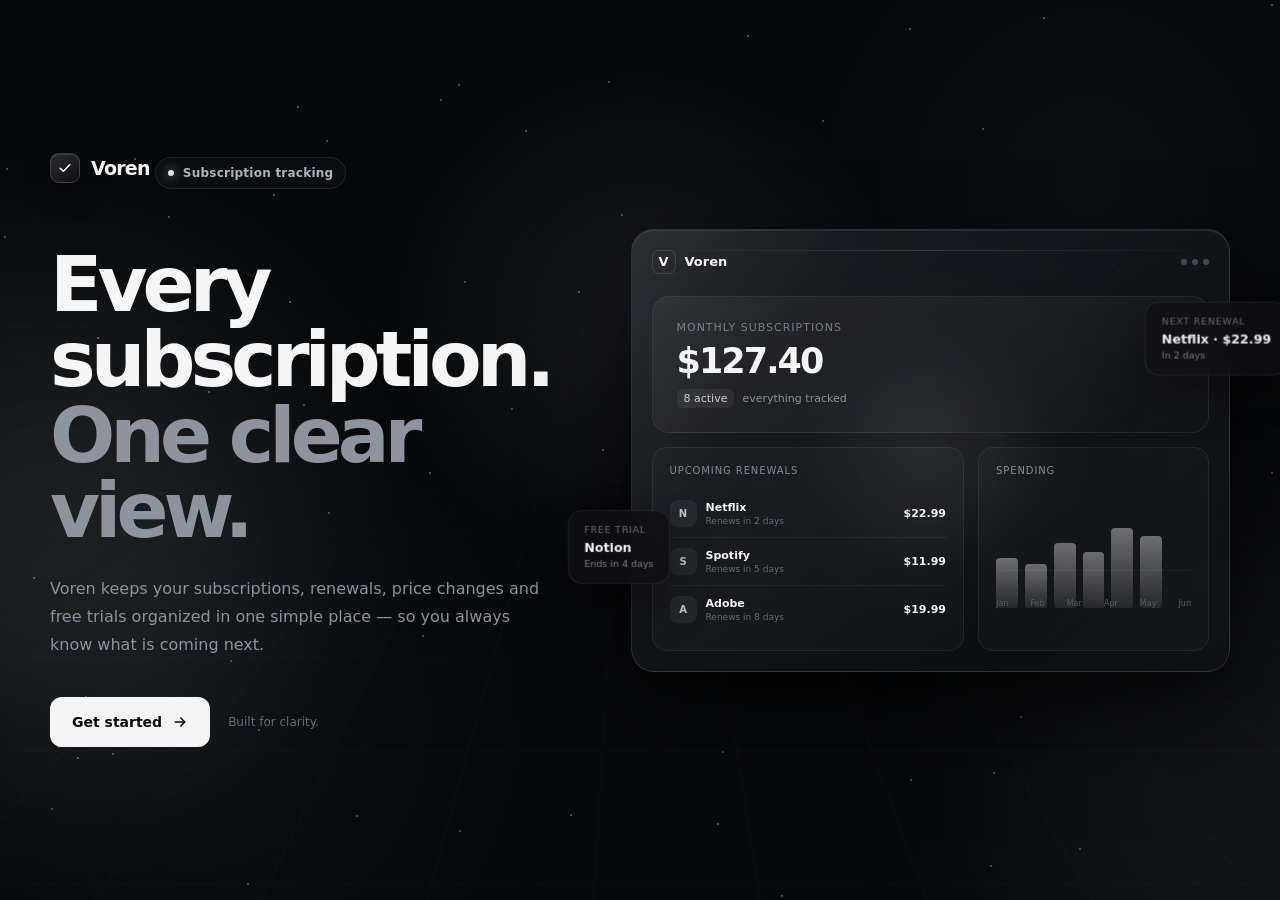
<file: voren/voren/pages/index.html>
<!DOCTYPE html>
<html lang="en">
<head>
<meta charset="UTF-8">
<meta name="viewport" content="width=device-width, initial-scale=1.0">
<title>Voren — Every subscription. One clear view.</title>

<style>
* {
    margin: 0;
    padding: 0;
    box-sizing: border-box;
}

:root {
    --bg: #07080a;
    --text: #f5f5f5;
    --muted: #8d929c;
    --border: rgba(255,255,255,0.09);
}

html,
body {
    width: 100%;
    min-height: 100%;
}

body {
    background: var(--bg);
    color: var(--text);
    font-family:
        Inter,
        ui-sans-serif,
        system-ui,
        -apple-system,
        BlinkMacSystemFont,
        "Segoe UI",
        sans-serif;
    overflow-x: hidden;
}

/* BACKGROUND */

.background {
    position: fixed;
    inset: 0;
    overflow: hidden;
    pointer-events: none;
    z-index: 0;
}

.background::before {
    content: "";
    position: absolute;
    inset: 0;

    background:
        radial-gradient(
            circle at 50% 35%,
            rgba(255,255,255,0.075),
            transparent 30%
        ),
        radial-gradient(
            circle at 15% 80%,
            rgba(100,110,130,0.07),
            transparent 30%
        ),
        radial-gradient(
            circle at 85% 20%,
            rgba(150,150,150,0.045),
            transparent 25%
        );
}

.grid {
    position: absolute;
    inset: -50%;
    width: 200%;
    height: 200%;

    background-image:
        linear-gradient(
            rgba(255,255,255,0.025) 1px,
            transparent 1px
        ),
        linear-gradient(
            90deg,
            rgba(255,255,255,0.025) 1px,
            transparent 1px
        );

    background-size: 70px 70px;

    transform:
        perspective(700px)
        rotateX(65deg)
        translateY(20%);

    transform-origin: center;
    opacity: 0.4;

    animation: gridMove 18s linear infinite;
}

@keyframes gridMove {
    from {
        transform:
            perspective(700px)
            rotateX(65deg)
            translateY(20%);
    }

    to {
        transform:
            perspective(700px)
            rotateX(65deg)
            translateY(25%);
    }
}

.glow {
    position: absolute;
    width: 500px;
    height: 500px;
    border-radius: 50%;
    filter: blur(100px);
    opacity: 0.08;
}

.glow.one {
    background: white;
    left: -200px;
    top: 30%;
}

.glow.two {
    background: #9ba3b0;
    right: -220px;
    bottom: -150px;
}

/* PARTICLES */

.particles {
    position: absolute;
    inset: 0;
}

.particle {
    position: absolute;
    width: 2px;
    height: 2px;
    background: rgba(255,255,255,0.35);
    border-radius: 50%;
    animation: floatParticle linear infinite;
}

@keyframes floatParticle {
    from {
        transform: translateY(30px);
        opacity: 0;
    }

    15% {
        opacity: 1;
    }

    85% {
        opacity: 0.5;
    }

    to {
        transform: translateY(-120px);
        opacity: 0;
    }
}

/* MAIN */

main {
    position: relative;
    z-index: 2;
    min-height: 100vh;

    display: flex;
    align-items: center;
    justify-content: center;

    padding: 70px 30px;
}

.hero {
    width: min(1180px, 100%);

    display: grid;
    grid-template-columns: 0.9fr 1.1fr;
    gap: 80px;

    align-items: center;
}

/* TEXT */

.copy {
    animation: copyIn 1.1s cubic-bezier(.16,1,.3,1) both;
}

@keyframes copyIn {
    from {
        opacity: 0;
        transform: translateY(30px);
    }

    to {
        opacity: 1;
        transform: translateY(0);
    }
}

.brand {
    display: inline-flex;
    align-items: center;
    gap: 11px;

    margin-bottom: 40px;

    font-weight: 700;
    font-size: 19px;
    letter-spacing: -0.04em;
}

.brand-mark {
    width: 30px;
    height: 30px;

    display: grid;
    place-items: center;

    border: 1px solid rgba(255,255,255,0.15);
    border-radius: 9px;

    background:
        linear-gradient(
            145deg,
            rgba(255,255,255,0.15),
            rgba(255,255,255,0.025)
        );

    box-shadow:
        inset 0 1px 0 rgba(255,255,255,0.1),
        0 8px 30px rgba(0,0,0,0.35);
}

.brand-mark svg {
    width: 16px;
}

.eyebrow {
    display: inline-flex;
    align-items: center;
    gap: 9px;

    padding: 8px 12px;

    border: 1px solid var(--border);
    border-radius: 999px;

    background: rgba(255,255,255,0.025);

    color: #aeb3bc;

    font-size: 12px;
    font-weight: 600;
    letter-spacing: 0.02em;
}

.eyebrow-dot {
    width: 6px;
    height: 6px;

    border-radius: 50%;
    background: #dfe3e8;

    box-shadow: 0 0 12px rgba(255,255,255,0.7);
}

h1 {
    margin-top: 24px;

    font-size: clamp(48px, 6vw, 78px);
    line-height: 0.98;

    letter-spacing: -0.065em;
    font-weight: 700;
}

h1 span {
    color: #8e949d;
}

.description {
    max-width: 510px;

    margin-top: 27px;

    color: var(--muted);

    font-size: 16px;
    line-height: 1.75;
}

.actions {
    display: flex;
    align-items: center;
    gap: 18px;

    margin-top: 38px;
}

.start-button {
    display: inline-flex;
    align-items: center;
    justify-content: center;
    gap: 10px;

    height: 50px;
    padding: 0 22px;

    color: #090a0c;
    background: #f4f4f4;

    border-radius: 12px;

    text-decoration: none;

    font-size: 14px;
    font-weight: 700;

    transition:
        transform .25s ease,
        box-shadow .25s ease;
}

.start-button:hover {
    transform: translateY(-3px);
    box-shadow:
        0 12px 40px rgba(255,255,255,0.12);
}

.start-button svg {
    transition: transform .25s ease;
}

.start-button:hover svg {
    transform: translateX(4px);
}

.note {
    color: #646a73;
    font-size: 12px;
}

/* 3D VISUAL */

.visual {
    position: relative;

    display: flex;
    justify-content: center;
    align-items: center;

    min-height: 590px;

    perspective: 1400px;

    animation: visualIn 1.25s .15s cubic-bezier(.16,1,.3,1) both;
}

@keyframes visualIn {
    from {
        opacity: 0;
        transform: translateX(50px) scale(.95);
    }

    to {
        opacity: 1;
        transform: translateX(0) scale(1);
    }
}

.spotlight {
    position: absolute;

    width: 440px;
    height: 440px;

    border-radius: 50%;

    background:
        radial-gradient(
            circle,
            rgba(255,255,255,0.11),
            transparent 65%
        );

    filter: blur(15px);

    transform:
        translate(
            var(--spot-x, 0px),
            var(--spot-y, 0px)
        );

    transition: transform .15s ease;

    pointer-events: none;
}

.aura {
    position: absolute;

    width: 420px;
    height: 420px;

    border-radius: 50%;

    border: 1px solid rgba(255,255,255,0.025);

    box-shadow:
        0 0 100px rgba(255,255,255,0.025),
        inset 0 0 80px rgba(255,255,255,0.02);

    animation: aura 6s ease-in-out infinite;
}

@keyframes aura {
    0%,100% {
        transform: scale(1);
        opacity: .45;
    }

    50% {
        transform: scale(1.05);
        opacity: .7;
    }
}

/* DASHBOARD */

.dashboard-wrap {
    position: relative;

    width: min(620px, 100%);

    transform-style: preserve-3d;

    transition: transform .12s ease-out;
}

.dashboard {
    position: relative;

    width: 100%;

    padding: 20px;

    border-radius: 23px;

    border: 1px solid rgba(255,255,255,0.12);

    background:
        linear-gradient(
            145deg,
            rgba(30,32,37,0.92),
            rgba(10,11,14,0.92)
        );

    box-shadow:
        0 50px 100px rgba(0,0,0,0.55),
        0 15px 40px rgba(0,0,0,0.35),
        inset 0 1px 0 rgba(255,255,255,0.08);

    overflow: hidden;

    transform-style: preserve-3d;
}

.dashboard::before {
    content: "";

    position: absolute;
    inset: 0;

    background:
        linear-gradient(
            120deg,
            rgba(255,255,255,0.07),
            transparent 25%,
            transparent 70%,
            rgba(255,255,255,0.025)
        );

    pointer-events: none;
}

.dashboard::after {
    content: "";

    position: absolute;

    width: 260px;
    height: 260px;

    left: var(--light-x, 50%);
    top: var(--light-y, 50%);

    transform: translate(-50%,-50%);

    background:
        radial-gradient(
            circle,
            rgba(255,255,255,0.08),
            transparent 70%
        );

    filter: blur(25px);

    pointer-events: none;
}

/* HEADER */

.dash-top {
    display: flex;
    align-items: center;
    justify-content: space-between;

    margin-bottom: 22px;
}

.dash-brand {
    display: flex;
    align-items: center;
    gap: 9px;

    font-size: 13px;
    font-weight: 700;
}

.dash-logo {
    width: 24px;
    height: 24px;

    display: grid;
    place-items: center;

    border-radius: 7px;

    border: 1px solid rgba(255,255,255,0.12);
}

.window-dots {
    display: flex;
    gap: 5px;
}

.window-dots i {
    width: 6px;
    height: 6px;

    border-radius: 50%;

    background: #454950;
}

/* BALANCE */

.balance {
    padding: 24px;

    border-radius: 17px;

    border: 1px solid rgba(255,255,255,0.07);

    background:
        linear-gradient(
            145deg,
            rgba(255,255,255,0.055),
            rgba(255,255,255,0.015)
        );
}

.balance-label {
    color: #777c85;

    font-size: 11px;
    text-transform: uppercase;
    letter-spacing: .09em;
}

.balance-value {
    margin-top: 7px;

    font-size: 35px;
    font-weight: 700;

    letter-spacing: -0.055em;
}

.balance-bottom {
    display: flex;
    align-items: center;
    gap: 8px;

    margin-top: 8px;

    color: #8b919a;

    font-size: 11px;
}

.status {
    color: #c9ced4;

    padding: 3px 7px;

    border-radius: 6px;

    background: rgba(255,255,255,0.06);
}

/* LOWER GRID */

.dash-grid {
    display: grid;

    grid-template-columns: 1.15fr .85fr;

    gap: 14px;

    margin-top: 14px;
}

.card {
    padding: 17px;

    border-radius: 15px;

    border: 1px solid rgba(255,255,255,0.065);

    background: rgba(255,255,255,0.025);
}

.card-title {
    color: #858a93;

    font-size: 10px;
    text-transform: uppercase;
    letter-spacing: .09em;

    margin-bottom: 14px;
}

/* SUBSCRIPTIONS */

.subscription {
    display: flex;
    align-items: center;
    justify-content: space-between;

    padding: 10px 0;

    border-bottom: 1px solid rgba(255,255,255,0.05);
}

.subscription:last-child {
    border-bottom: none;
}

.service {
    display: flex;
    align-items: center;
    gap: 9px;
}

.service-icon {
    width: 27px;
    height: 27px;

    display: grid;
    place-items: center;

    border-radius: 8px;

    background: rgba(255,255,255,0.06);

    color: #bfc4cb;

    font-size: 10px;
    font-weight: 700;
}

.service-name {
    font-size: 11px;
    font-weight: 600;
}

.service-date {
    margin-top: 2px;

    color: #666b74;

    font-size: 9px;
}

.price {
    font-size: 11px;
    font-weight: 600;
}

/* GRAPH */

.graph {
    height: 118px;

    position: relative;

    display: flex;
    align-items: flex-end;
    gap: 7px;

    padding-top: 15px;
}

.graph-line {
    position: absolute;

    left: 0;
    right: 0;
    bottom: 37px;

    height: 1px;

    background: rgba(255,255,255,0.05);
}

.bar {
    flex: 1;

    border-radius: 4px 4px 2px 2px;

    background:
        linear-gradient(
            to top,
            rgba(255,255,255,0.08),
            rgba(255,255,255,0.38)
        );

    animation: bars 2.5s ease-in-out infinite alternate;
}

.bar:nth-child(1) {
    height: 35%;
    animation-delay: .1s;
}

.bar:nth-child(2) {
    height: 48%;
    animation-delay: .2s;
}

.bar:nth-child(3) {
    height: 42%;
    animation-delay: .3s;
}

.bar:nth-child(4) {
    height: 63%;
    animation-delay: .4s;
}

.bar:nth-child(5) {
    height: 54%;
    animation-delay: .5s;
}

.bar:nth-child(6) {
    height: 77%;
    animation-delay: .6s;
}

.bar:nth-child(7) {
    height: 69%;
    animation-delay: .7s;
}

@keyframes bars {
    from {
        transform: scaleY(.92);
    }

    to {
        transform: scaleY(1.05);
    }
}

.graph-labels {
    position: absolute;

    bottom: 0;
    left: 0;
    right: 0;

    display: flex;
    justify-content: space-between;

    color: #565b64;

    font-size: 8px;
}

/* FLOATING CARDS */

.float-card {
    position: absolute;

    padding: 13px 15px;

    border: 1px solid rgba(255,255,255,0.09);

    border-radius: 13px;

    background:
        rgba(16,17,20,0.82);

    backdrop-filter: blur(14px);

    box-shadow:
        0 20px 40px rgba(0,0,0,0.35);

    transform: translateZ(70px);

    animation: floatCard 5s ease-in-out infinite;
}

.float-card.renewal {
    right: -40px;
    top: 80px;
}

.float-card.trial {
    left: -45px;
    bottom: 95px;

    animation-delay: -2.2s;
}

.float-title {
    color: #676c75;

    font-size: 9px;

    text-transform: uppercase;
    letter-spacing: .08em;
}

.float-value {
    margin-top: 5px;

    font-size: 12px;
    font-weight: 700;
}

.float-sub {
    margin-top: 3px;

    color: #7d828a;

    font-size: 9px;
}

@keyframes floatCard {
    0%,100% {
        transform:
            translateZ(70px)
            translateY(0);
    }

    50% {
        transform:
            translateZ(70px)
            translateY(-9px);
    }
}

/* SCAN */

.scan {
    position: absolute;

    left: 0;
    right: 0;

    height: 1px;

    background:
        linear-gradient(
            90deg,
            transparent,
            rgba(255,255,255,.12),
            transparent
        );

    animation: scan 4s ease-in-out infinite;

    pointer-events: none;
}

@keyframes scan {
    0% {
        top: -5%;
        opacity: 0;
    }

    15% {
        opacity: 1;
    }

    85% {
        opacity: .3;
    }

    100% {
        top: 105%;
        opacity: 0;
    }
}

/* RESPONSIVE */

@media (max-width: 900px) {

    main {
        padding: 60px 22px;
    }

    .hero {
        grid-template-columns: 1fr;
        gap: 50px;
    }

    .copy {
        text-align: center;
        display: flex;
        flex-direction: column;
        align-items: center;
    }

    .description {
        max-width: 600px;
    }

    .visual {
        min-height: 470px;
    }

    .float-card.renewal {
        right: 0;
    }

    .float-card.trial {
        left: 0;
    }
}

@media (max-width: 600px) {

    h1 {
        font-size: 46px;
    }

    .description {
        font-size: 14px;
    }

    .actions {
        flex-direction: column;
    }

    .visual {
        min-height: 380px;
    }

    .dashboard {
        padding: 13px;
        border-radius: 17px;
    }

    .balance {
        padding: 17px;
    }

    .balance-value {
        font-size: 27px;
    }

    .dash-grid {
        gap: 8px;
    }

    .card {
        padding: 11px;
    }

    .float-card {
        display: none;
    }

    .aura,
    .spotlight {
        display: none;
    }
}

@media (prefers-reduced-motion: reduce) {

    *,
    *::before,
    *::after {
        animation-duration: 0.001ms !important;
        animation-iteration-count: 1 !important;
        transition-duration: 0.001ms !important;
    }
}
</style>
</head>

<body>

<div class="background">
    <div class="grid"></div>
    <div class="glow one"></div>
    <div class="glow two"></div>
    <div class="particles" id="particles"></div>
</div>

<main>

    <section class="hero">

        <div class="copy">

            <div class="brand">

                <div class="brand-mark">

                    <svg
                        viewBox="0 0 20 20"
                        fill="none"
                        stroke="currentColor"
                        stroke-width="2"
                        stroke-linecap="round"
                        stroke-linejoin="round"
                    >
                        <path d="M4 10.5 8 14l8-8"/>
                    </svg>

                </div>

                <span>Voren</span>

            </div>

            <div class="eyebrow">
                <span class="eyebrow-dot"></span>
                Subscription tracking
            </div>

            <h1>
                Every subscription.
                <br>
                <span>One clear view.</span>
            </h1>

            <p class="description">
                Voren keeps your subscriptions, renewals,
                price changes and free trials organized in
                one simple place — so you always know
                what is coming next.
            </p>

            <div class="actions">

                <a href="/pages/login.html" class="start-button">
                    Get started

                    <svg
                        width="16"
                        height="16"
                        viewBox="0 0 20 20"
                        fill="none"
                        stroke="currentColor"
                        stroke-width="2"
                        stroke-linecap="round"
                        stroke-linejoin="round"
                    >
                        <path d="M4 10h11"/>
                        <path d="m11 5 5 5-5 5"/>
                    </svg>

                </a>

                <span class="note">
                    Built for clarity.
                </span>

            </div>

        </div>

        <div class="visual" id="visual">

            <div class="spotlight"></div>

            <div class="aura"></div>

            <div class="dashboard-wrap" id="dashboardWrap">

                <div class="dashboard">

                    <div class="scan"></div>

                    <div class="dash-top">

                        <div class="dash-brand">

                            <div class="dash-logo">
                                V
                            </div>

                            Voren

                        </div>

                        <div class="window-dots">
                            <i></i>
                            <i></i>
                            <i></i>
                        </div>

                    </div>

                    <div class="balance">

                        <div class="balance-label">
                            Monthly subscriptions
                        </div>

                        <div class="balance-value">
                            $127.40
                        </div>

                        <div class="balance-bottom">

                            <span class="status">
                                8 active
                            </span>

                            <span>
                                everything tracked
                            </span>

                        </div>

                    </div>

                    <div class="dash-grid">

                        <div class="card">

                            <div class="card-title">
                                Upcoming renewals
                            </div>

                            <div class="subscription">

                                <div class="service">

                                    <div class="service-icon">
                                        N
                                    </div>

                                    <div>

                                        <div class="service-name">
                                            Netflix
                                        </div>

                                        <div class="service-date">
                                            Renews in 2 days
                                        </div>

                                    </div>

                                </div>

                                <div class="price">
                                    $22.99
                                </div>

                            </div>

                            <div class="subscription">

                                <div class="service">

                                    <div class="service-icon">
                                        S
                                    </div>

                                    <div>

                                        <div class="service-name">
                                            Spotify
                                        </div>

                                        <div class="service-date">
                                            Renews in 5 days
                                        </div>

                                    </div>

                                </div>

                                <div class="price">
                                    $11.99
                                </div>

                            </div>

                            <div class="subscription">

                                <div class="service">

                                    <div class="service-icon">
                                        A
                                    </div>

                                    <div>

                                        <div class="service-name">
                                            Adobe
                                        </div>

                                        <div class="service-date">
                                            Renews in 8 days
                                        </div>

                                    </div>

                                </div>

                                <div class="price">
                                    $19.99
                                </div>

                            </div>

                        </div>

                        <div class="card">

                            <div class="card-title">
                                Spending
                            </div>

                            <div class="graph">

                                <div class="graph-line"></div>

                                <div class="bar"></div>
                                <div class="bar"></div>
                                <div class="bar"></div>
                                <div class="bar"></div>
                                <div class="bar"></div>
                                <div class="bar"></div>
                                <div class="bar"></div>

                                <div class="graph-labels">
                                    <span>Jan</span>
                                    <span>Feb</span>
                                    <span>Mar</span>
                                    <span>Apr</span>
                                    <span>May</span>
                                    <span>Jun</span>
                                </div>

                            </div>

                        </div>

                    </div>

                </div>

                <div class="float-card renewal">

                    <div class="float-title">
                        Next renewal
                    </div>

                    <div class="float-value">
                        Netflix · $22.99
                    </div>

                    <div class="float-sub">
                        In 2 days
                    </div>

                </div>

                <div class="float-card trial">

                    <div class="float-title">
                        Free trial
                    </div>

                    <div class="float-value">
                        Notion
                    </div>

                    <div class="float-sub">
                        Ends in 4 days
                    </div>

                </div>

            </div>

        </div>

    </section>

</main>

<script>

const particles = document.getElementById("particles");

for (let i = 0; i < 70; i++) {

    const particle = document.createElement("span");

    particle.className = "particle";

    particle.style.left =
        Math.random() * 100 + "%";

    particle.style.top =
        Math.random() * 100 + "%";

    particle.style.animationDuration =
        5 + Math.random() * 8 + "s";

    particle.style.animationDelay =
        Math.random() * 8 + "s";

    particles.appendChild(particle);
}

const visual =
    document.getElementById("visual");

const dashboard =
    document.getElementById("dashboardWrap");

visual.addEventListener("mousemove", (event) => {

    const rect =
        visual.getBoundingClientRect();

    const x =
        (event.clientX - rect.left) /
        rect.width;

    const y =
        (event.clientY - rect.top) /
        rect.height;

    const rotateY =
        (x - 0.5) * 12;

    const rotateX =
        (0.5 - y) * 10;

    dashboard.style.transform =
        `rotateX(${rotateX}deg) rotateY(${rotateY}deg)`;

    visual.style.setProperty(
        "--spot-x",
        (x - 0.5) * 250 + "px"
    );

    visual.style.setProperty(
        "--spot-y",
        (y - 0.5) * 250 + "px"
    );

    const dashRect =
        dashboard.getBoundingClientRect();

    const lightX =
        ((event.clientX - dashRect.left) /
        dashRect.width) * 100;

    const lightY =
        ((event.clientY - dashRect.top) /
        dashRect.height) * 100;

    dashboard.style.setProperty(
        "--light-x",
        lightX + "%"
    );

    dashboard.style.setProperty(
        "--light-y",
        lightY + "%"
    );
});

visual.addEventListener("mouseleave", () => {

    dashboard.style.transform =
        "rotateX(0deg) rotateY(0deg)";

});

</script>

</body>
</html>
</file>
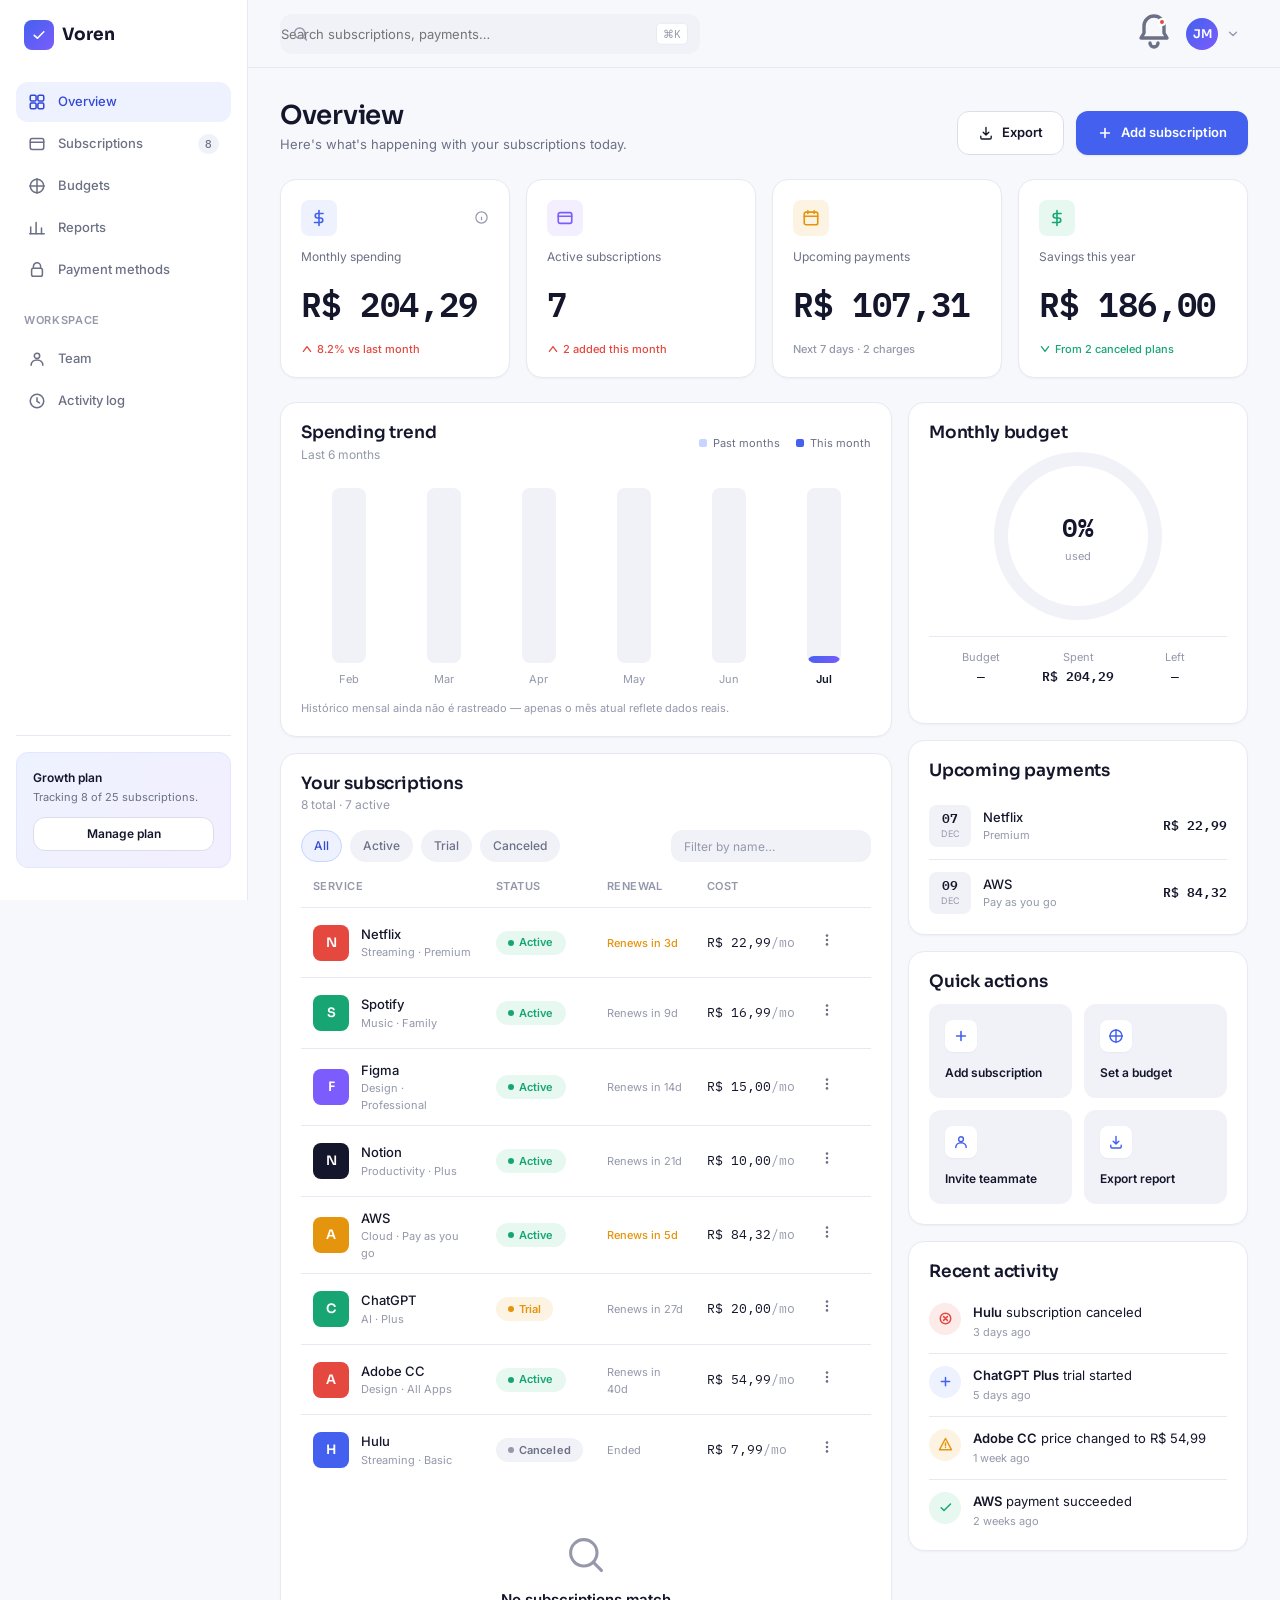
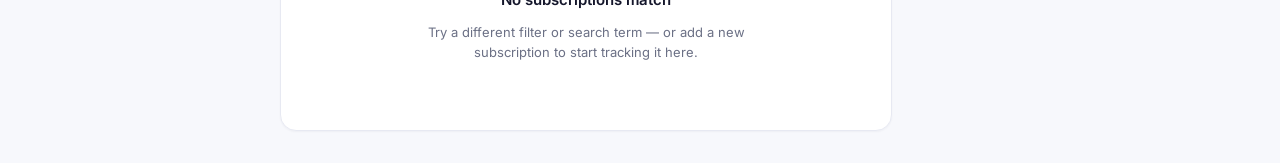
<file: voren/voren/pages/dashboard.html>
<!DOCTYPE html>
<html lang="en">
<head>
  <meta charset="UTF-8" />
  <meta name="viewport" content="width=device-width, initial-scale=1.0" />
  <title>Dashboard — Voren</title>
  <meta name="description" content="Track monthly spending, active subscriptions, and upcoming payments in Voren." />

  <link rel="preconnect" href="https://fonts.googleapis.com" />
  <link rel="preconnect" href="https://fonts.gstatic.com" crossorigin />
  <link href="https://fonts.googleapis.com/css2?family=Sora:wght@600;700&family=Inter:wght@400;500;600&family=IBM+Plex+Mono:wght@500;600&display=swap" rel="stylesheet" />

  <link rel="stylesheet" href="../assets/css/reset.css" />
  <link rel="stylesheet" href="../assets/css/variables.css" />
  <link rel="stylesheet" href="../assets/css/base.css" />
  <link rel="stylesheet" href="../assets/css/components.css" />
  <link rel="stylesheet" href="../assets/css/dashboard.css" />
  <!-- Applies the saved theme before first paint (see assets/js/theme.js) -->
  <script src="../assets/js/theme.js"></script>
</head>
<body>
  <a href="#main-content" class="skip-link">Skip to main content</a>

  <!-- Initial loading state — swapped out for real content once data is ready -->
  <div class="page-loader" id="page-loader" role="status" aria-label="Loading your dashboard">
    <div class="page-loader-sidebar">
      <div class="skeleton" style="width:32px; height:32px; border-radius:8px;"></div>
      <div class="skeleton skeleton-line" style="width:70%; margin-top:28px;"></div>
      <div class="skeleton skeleton-line" style="width:85%;"></div>
      <div class="skeleton skeleton-line" style="width:60%;"></div>
      <div class="skeleton skeleton-line" style="width:75%;"></div>
    </div>
    <div class="page-loader-main">
      <div class="page-loader-stats">
        <div class="skeleton" style="height:126px;"></div>
        <div class="skeleton" style="height:126px;"></div>
        <div class="skeleton" style="height:126px;"></div>
        <div class="skeleton" style="height:126px;"></div>
      </div>
      <div class="skeleton" style="height:280px;"></div>
      <div class="skeleton" style="height:220px;"></div>
    </div>
    <span class="sr-only">Loading your dashboard…</span>
  </div>

  <div class="app-shell">
    <div class="sidebar-overlay" id="sidebar-overlay"></div>

    <!-- Sidebar -->
    <nav class="sidebar" id="sidebar" aria-label="Primary navigation">
      <div class="sidebar-brand">
        <span class="sidebar-brand-mark" aria-hidden="true">
          <svg width="16" height="16" viewBox="0 0 20 20" fill="none" stroke="currentColor" stroke-width="2" stroke-linecap="round" stroke-linejoin="round"><path d="M4 10.5 8 14l8-8"/></svg>
        </span>
        <span class="sidebar-brand-name">Voren</span>
        <button class="sidebar-close" id="sidebar-close" aria-label="Close menu">
          <svg width="18" height="18" viewBox="0 0 20 20" fill="none" stroke="currentColor" stroke-width="1.8" stroke-linecap="round"><path d="M5 5l10 10M15 5 5 15"/></svg>
        </button>
      </div>

      <div class="sidebar-nav">
        <a href="dashboard.html" class="sidebar-link is-active" aria-current="page">
          <svg viewBox="0 0 20 20" fill="none" stroke="currentColor" stroke-width="1.7" stroke-linecap="round" stroke-linejoin="round"><rect x="2.5" y="2.5" width="6.5" height="6.5" rx="1.4"/><rect x="11" y="2.5" width="6.5" height="6.5" rx="1.4"/><rect x="2.5" y="11" width="6.5" height="6.5" rx="1.4"/><rect x="11" y="11" width="6.5" height="6.5" rx="1.4"/></svg>
          Overview
        </a>
        <a href="subscriptions.html" class="sidebar-link">
          <svg viewBox="0 0 20 20" fill="none" stroke="currentColor" stroke-width="1.7" stroke-linecap="round" stroke-linejoin="round"><rect x="2.5" y="4" width="15" height="12" rx="2"/><path d="M2.5 8h15"/></svg>
          Subscriptions
          <span class="link-badge" id="sidebar-subscriptions-count">8</span>
        </a>
        <a href="orcamento.html" class="sidebar-link">
          <svg viewBox="0 0 20 20" fill="none" stroke="currentColor" stroke-width="1.7" stroke-linecap="round" stroke-linejoin="round"><path d="M10 2v16M2 10h16"/><circle cx="10" cy="10" r="7.5"/></svg>
          Budgets
        </a>
        <a href="#" class="sidebar-link">
          <svg viewBox="0 0 20 20" fill="none" stroke="currentColor" stroke-width="1.7" stroke-linecap="round" stroke-linejoin="round"><path d="M3 16.5V9M9 16.5V4M15 16.5v-6.5"/><path d="M2 16.5h16"/></svg>
          Reports
        </a>
        <a href="payment.html" class="sidebar-link">
          <svg viewBox="0 0 20 20" fill="none" stroke="currentColor" stroke-width="1.7" stroke-linecap="round" stroke-linejoin="round"><path d="M6 8V6a4 4 0 0 1 8 0v2"/><rect x="4" y="8" width="12" height="9" rx="2"/></svg>
          Payment methods
        </a>

        <p class="sidebar-section-label">Workspace</p>
        <a href="#" class="sidebar-link">
          <svg viewBox="0 0 20 20" fill="none" stroke="currentColor" stroke-width="1.7" stroke-linecap="round" stroke-linejoin="round"><circle cx="10" cy="6.5" r="3"/><path d="M3.5 17c0-3.5 2.9-6 6.5-6s6.5 2.5 6.5 6"/></svg>
          Team
        </a>
        <a href="#" class="sidebar-link">
          <svg viewBox="0 0 20 20" fill="none" stroke="currentColor" stroke-width="1.7" stroke-linecap="round" stroke-linejoin="round"><circle cx="10" cy="10" r="7.5"/><path d="M10 6.5v4l2.8 1.6"/></svg>
          Activity log
        </a>
      </div>

      <div class="sidebar-footer">
        <div class="sidebar-plan-card">
          <p class="sidebar-plan-title">Growth plan</p>
          <p class="sidebar-plan-text">Tracking 8 of 25 subscriptions.</p>
          <button class="btn btn-secondary" style="height: 34px; font-size: var(--fs-xs); width: 100%;">Manage plan</button>
        </div>
      </div>
    </nav>

    <div>
      <!-- Topbar -->
      <header class="topbar">
        <button class="topbar-menu-toggle" id="menu-toggle" aria-label="Open menu" aria-expanded="false" aria-controls="sidebar">
          <svg width="20" height="20" viewBox="0 0 20 20" fill="none" stroke="currentColor" stroke-width="1.8" stroke-linecap="round"><path d="M3 6h14M3 10h14M3 14h14"/></svg>
        </button>

        <div class="topbar-search">
          <svg viewBox="0 0 20 20" fill="none" stroke="currentColor" stroke-width="1.7" stroke-linecap="round" stroke-linejoin="round" aria-hidden="true"><circle cx="9" cy="9" r="6"/><path d="M17 17l-3.5-3.5"/></svg>
          <label for="global-search" class="sr-only">Search subscriptions</label>
          <input type="search" id="global-search" placeholder="Search subscriptions, payments…" autocomplete="off" />
          <span class="kbd-hint" aria-hidden="true">⌘K</span>
        </div>

        <div class="topbar-actions">
          <div class="notif-wrap">
            <button class="btn-icon" id="notif-trigger" aria-label="Notifications" aria-haspopup="true" aria-expanded="false" aria-controls="notif-dropdown">
              <svg viewBox="0 0 20 20" fill="none" stroke="currentColor" stroke-width="1.7" stroke-linecap="round" stroke-linejoin="round"><path d="M5 8a5 5 0 0 1 10 0v3.5l1.5 2.5h-13L5 11.5Z"/><path d="M8 16.5a2 2 0 0 0 4 0"/></svg>
              <span class="notif-dot" aria-hidden="true"></span>
            </button>
            <div class="notif-dropdown" id="notif-dropdown" role="menu" aria-label="Notifications">
              <div class="notif-dropdown-header">
                <h3>Notifications</h3>
                <button class="btn-ghost" style="height:28px; padding:0 8px; font-size:var(--fs-2xs);">Mark all read</button>
              </div>
              <div class="notif-list">
                <div class="notif-item" role="menuitem">
                  <span class="notif-icon" style="background:var(--color-warning-bg); color:var(--color-warning);">
                    <svg viewBox="0 0 20 20" fill="none" stroke="currentColor" stroke-width="2" stroke-linecap="round" stroke-linejoin="round"><path d="M10 2 2 17h16Z"/><path d="M10 8v3.5M10 14h.01"/></svg>
                  </span>
                  <div>
                    <p class="notif-text"><strong>Netflix</strong> renews in 3 days for R$ 22,99.</p>
                    <p class="notif-time">2 hours ago</p>
                  </div>
                </div>
                <div class="notif-item" role="menuitem">
                  <span class="notif-icon" style="background:var(--color-info-bg); color:var(--color-primary-500);">
                    <svg viewBox="0 0 20 20" fill="none" stroke="currentColor" stroke-width="2" stroke-linecap="round" stroke-linejoin="round"><path d="M3 10h14M11 4l6 6-6 6"/></svg>
                  </span>
                  <div>
                    <p class="notif-text"><strong>Adobe CC</strong> price increased from R$ 49,99 to R$ 54,99.</p>
                    <p class="notif-time">Yesterday</p>
                  </div>
                </div>
                <div class="notif-item" role="menuitem">
                  <span class="notif-icon" style="background:var(--color-success-bg); color:var(--color-success);">
                    <svg viewBox="0 0 20 20" fill="none" stroke="currentColor" stroke-width="2" stroke-linecap="round" stroke-linejoin="round"><path d="M16.7 5.3 8 14l-3.7-3.7"/></svg>
                  </span>
                  <div>
                    <p class="notif-text"><strong>Hulu</strong> was canceled successfully.</p>
                    <p class="notif-time">3 days ago</p>
                  </div>
                </div>
              </div>
            </div>
          </div>

          <div class="profile-wrap">
            <button class="profile-trigger" id="profile-trigger" aria-label="Account menu" aria-haspopup="true" aria-expanded="false" aria-controls="profile-dropdown">
              <span class="avatar avatar-sm" id="topbar-avatar-initials" aria-hidden="true">JM</span>
              <svg viewBox="0 0 20 20" fill="none" stroke="currentColor" stroke-width="2" stroke-linecap="round" stroke-linejoin="round" aria-hidden="true"><path d="M5 7.5 10 12l5-4.5"/></svg>
            </button>
            <div class="profile-dropdown" id="profile-dropdown" role="menu" aria-label="Account menu">
              <div class="profile-dropdown-header">
                <span class="avatar avatar-md" id="profile-avatar-initials" aria-hidden="true">JM</span>
                <div>
                  <p class="profile-dropdown-name" id="profile-dropdown-name">Jordan Myers</p>
                  <p class="profile-dropdown-email" id="profile-dropdown-email">jordan@voren.io</p>
                </div>
              </div>
              <div class="profile-dropdown-divider"></div>
              <button class="profile-menu-item" role="menuitem" id="menu-your-profile">
                <svg viewBox="0 0 20 20" fill="none" stroke="currentColor" stroke-width="1.7" stroke-linecap="round" stroke-linejoin="round"><circle cx="10" cy="6.5" r="3.5"/><path d="M3.5 17c0-3.5 3-6 6.5-6s6.5 2.5 6.5 6"/></svg>
                Your profile
              </button>
              <button class="profile-menu-item" role="menuitem" id="menu-billing">
                <svg viewBox="0 0 20 20" fill="none" stroke="currentColor" stroke-width="1.7" stroke-linecap="round" stroke-linejoin="round"><path d="M4 8V6a4 4 0 0 1 8 0v2"/><rect x="2" y="8" width="12" height="9" rx="2"/></svg>
                Billing
              </button>
              <button class="profile-menu-item" role="menuitem" id="menu-settings">
                <svg viewBox="0 0 20 20" fill="none" stroke="currentColor" stroke-width="1.7" stroke-linecap="round" stroke-linejoin="round"><circle cx="10" cy="10" r="2.3"/><path d="M10 2.5v2M10 15.5v2M17.5 10h-2M4.5 10h-2M15.1 4.9l-1.4 1.4M6.3 13.7l-1.4 1.4M15.1 15.1l-1.4-1.4M6.3 6.3 4.9 4.9"/></svg>
                Settings
              </button>
              <div class="profile-dropdown-divider"></div>
              <button class="profile-menu-item danger" role="menuitem" id="menu-sign-out">
                <svg viewBox="0 0 20 20" fill="none" stroke="currentColor" stroke-width="1.7" stroke-linecap="round" stroke-linejoin="round"><path d="M7.5 17.5h-3a1.5 1.5 0 0 1-1.5-1.5v-12A1.5 1.5 0 0 1 4.5 2.5h3M13 14l4-4-4-4M17 10H7"/></svg>
                Sign out
              </button>
            </div>
          </div>
        </div>
      </header>

      <!-- Main content -->
      <main class="main-content" id="main-content">
        <div class="page-header fade-in-up">
          <div>
            <h1 class="page-title">Overview</h1>
            <p class="page-subtitle">Here's what's happening with your subscriptions today.</p>
          </div>
          <div style="display:flex; gap: var(--space-3);">
            <button class="btn btn-secondary" data-quick-action="Export report">
              <svg width="16" height="16" viewBox="0 0 20 20" fill="none" stroke="currentColor" stroke-width="1.7" stroke-linecap="round" stroke-linejoin="round"><path d="M10 12.5V3M6.5 9l3.5 3.5L13.5 9"/><path d="M3.5 14v2a1.5 1.5 0 0 0 1.5 1.5h10a1.5 1.5 0 0 0 1.5-1.5v-2"/></svg>
              Export
            </button>
            <button class="btn btn-primary" data-quick-action="Add subscription">
              <svg width="16" height="16" viewBox="0 0 20 20" fill="none" stroke="currentColor" stroke-width="2" stroke-linecap="round"><path d="M10 4.5v11M4.5 10h11"/></svg>
              Add subscription
            </button>
          </div>
        </div>

        <!-- Stat cards -->
        <section class="stat-grid" aria-label="Key metrics">
          <div class="card stat-card fade-in-up" style="animation-delay: 40ms;">
            <div class="stat-card-top">
              <span class="stat-icon tint-blue" aria-hidden="true">
                <svg viewBox="0 0 20 20" fill="none" stroke="currentColor" stroke-width="1.8" stroke-linecap="round" stroke-linejoin="round"><path d="M10 1.7v16.6M14.5 5H8.3a2.5 2.5 0 0 0 0 5h3.4a2.5 2.5 0 0 1 0 5H5"/></svg>
              </span>
              <span class="tooltip" data-tooltip="Sum of all active subscriptions this month">
                <svg width="15" height="15" viewBox="0 0 20 20" fill="none" stroke="currentColor" stroke-width="1.6" style="color:var(--color-text-tertiary);"><circle cx="10" cy="10" r="7.5"/><path d="M10 9v4.5M10 6.8h.01"/></svg>
              </span>
            </div>
            <span class="stat-label">Monthly spending</span>
            <span class="stat-value numeric" id="stat-monthly-spending">R$ 412,30</span>
            <span class="stat-delta up">
              <svg viewBox="0 0 20 20" fill="none" stroke="currentColor" stroke-width="2.2" stroke-linecap="round" stroke-linejoin="round"><path d="M4 14 10 6l6 8"/></svg>
              8.2% vs last month
            </span>
          </div>

          <div class="card stat-card fade-in-up" style="animation-delay: 90ms;">
            <div class="stat-card-top">
              <span class="stat-icon tint-purple" aria-hidden="true">
                <svg viewBox="0 0 20 20" fill="none" stroke="currentColor" stroke-width="1.8" stroke-linecap="round" stroke-linejoin="round"><rect x="2.5" y="4" width="15" height="12" rx="2"/><path d="M2.5 8h15"/></svg>
              </span>
            </div>
            <span class="stat-label">Active subscriptions</span>
            <span class="stat-value numeric" id="stat-active-subscriptions">7</span>
            <span class="stat-delta up">
              <svg viewBox="0 0 20 20" fill="none" stroke="currentColor" stroke-width="2.2" stroke-linecap="round" stroke-linejoin="round"><path d="M4 14 10 6l6 8"/></svg>
              2 added this month
            </span>
          </div>

          <div class="card stat-card fade-in-up" style="animation-delay: 140ms;">
            <div class="stat-card-top">
              <span class="stat-icon tint-amber" aria-hidden="true">
                <svg viewBox="0 0 20 20" fill="none" stroke="currentColor" stroke-width="1.8" stroke-linecap="round" stroke-linejoin="round"><rect x="2.5" y="3.5" width="15" height="14" rx="2"/><path d="M2.5 8h15M6.5 2v3M13.5 2v3"/></svg>
              </span>
            </div>
            <span class="stat-label">Upcoming payments</span>
            <span class="stat-value numeric" id="stat-upcoming-payments">R$ 107,31</span>
            <span class="stat-delta flat" id="stat-upcoming-payments-delta">Next 7 days · 3 charges</span>
          </div>

          <div class="card stat-card fade-in-up" style="animation-delay: 190ms;">
            <div class="stat-card-top">
              <span class="stat-icon tint-green" aria-hidden="true">
                <svg viewBox="0 0 20 20" fill="none" stroke="currentColor" stroke-width="1.8" stroke-linecap="round" stroke-linejoin="round"><path d="M10 1.7v16.6M14.5 5H8.3a2.5 2.5 0 0 0 0 5h3.4a2.5 2.5 0 0 1 0 5H5"/></svg>
              </span>
            </div>
            <span class="stat-label">Savings this year</span>
            <span class="stat-value numeric">R$ 186,00</span>
            <span class="stat-delta down">
              <svg viewBox="0 0 20 20" fill="none" stroke="currentColor" stroke-width="2.2" stroke-linecap="round" stroke-linejoin="round"><path d="M4 6l6 8 6-8"/></svg>
              From 2 canceled plans
            </span>
          </div>
        </section>

        <!-- Content grid -->
        <div class="content-grid">
          <!-- Main column -->
          <div class="stack">
            <section class="card card-body fade-in-up" aria-label="Spending trend">
              <div class="card-header">
                <div>
                  <h2 class="card-title">Spending trend</h2>
                  <p class="card-subtitle">Last 6 months</p>
                </div>
                <div class="chart-legend">
                  <span class="chart-legend-item"><span class="chart-legend-swatch" style="background:var(--color-primary-200)"></span>Past months</span>
                  <span class="chart-legend-item"><span class="chart-legend-swatch" style="background:var(--color-primary-500)"></span>This month</span>
                </div>
              </div>

              <div class="bar-chart" id="bar-chart" role="img" aria-label="Bar chart of monthly spending. No historical data is available yet for past months; only the current month reflects real data." aria-describedby="bar-chart-note">
                <div class="bar-chart-col" title="Sem dados históricos disponíveis">
                  <div class="bar-chart-track"><div class="bar-chart-fill" style="height:0%;"></div></div>
                  <span class="bar-chart-label">Feb</span>
                </div>
                <div class="bar-chart-col" title="Sem dados históricos disponíveis">
                  <div class="bar-chart-track"><div class="bar-chart-fill" style="height:0%;"></div></div>
                  <span class="bar-chart-label">Mar</span>
                </div>
                <div class="bar-chart-col" title="Sem dados históricos disponíveis">
                  <div class="bar-chart-track"><div class="bar-chart-fill" style="height:0%;"></div></div>
                  <span class="bar-chart-label">Apr</span>
                </div>
                <div class="bar-chart-col" title="Sem dados históricos disponíveis">
                  <div class="bar-chart-track"><div class="bar-chart-fill" style="height:0%;"></div></div>
                  <span class="bar-chart-label">May</span>
                </div>
                <div class="bar-chart-col" title="Sem dados históricos disponíveis">
                  <div class="bar-chart-track"><div class="bar-chart-fill" style="height:0%;"></div></div>
                  <span class="bar-chart-label">Jun</span>
                </div>
                <div class="bar-chart-col is-current" title="Gasto real deste mês em relação ao orçamento">
                  <div class="bar-chart-track"><div class="bar-chart-fill" id="bar-chart-current-fill" style="height:0%;"></div></div>
                  <span class="bar-chart-label">Jul</span>
                </div>
              </div>
              <p id="bar-chart-note" style="font-size: var(--fs-2xs); color: var(--color-text-tertiary); margin-top: var(--space-3);">
                Histórico mensal ainda não é rastreado — apenas o mês atual reflete dados reais.
              </p>
            </section>

            <section class="card card-body fade-in-up" aria-label="Subscriptions list">
              <div class="card-header" style="margin-bottom: var(--space-4);">
                <div>
                  <h2 class="card-title">Your subscriptions</h2>
                  <p class="card-subtitle">8 total · 7 active</p>
                </div>
              </div>

              <div class="table-toolbar">
                <button class="chip is-active" data-filter="all">All</button>
                <button class="chip" data-filter="active">Active</button>
                <button class="chip" data-filter="trial">Trial</button>
                <button class="chip" data-filter="canceled">Canceled</button>
                <div style="margin-left:auto; position:relative; width: 200px;">
                  <label for="sub-search" class="sr-only">Search your subscriptions</label>
                  <input id="sub-search" type="search" placeholder="Filter by name…" class="field-input" style="height:32px; padding-left: var(--space-3); font-size: var(--fs-xs);" />
                </div>
              </div>

              <div style="overflow-x:auto;">
                <table class="sub-table">
                  <caption class="sr-only">List of subscriptions with status, renewal date, and monthly cost</caption>
                  <thead>
                    <tr>
                      <th scope="col">Service</th>
                      <th scope="col">Status</th>
                      <th scope="col">Renewal</th>
                      <th scope="col">Cost</th>
                      <th scope="col"><span class="sr-only">Actions</span></th>
                    </tr>
                  </thead>
                  <tbody id="subscriptions-body"></tbody>
                </table>
              </div>

              <div class="empty-state" id="subscriptions-empty" hidden>
                <svg class="empty-state-icon" viewBox="0 0 20 20" fill="none" stroke="currentColor" stroke-width="1.4" stroke-linecap="round" stroke-linejoin="round" aria-hidden="true"><circle cx="9" cy="9" r="6"/><path d="M17 17l-3.5-3.5"/></svg>
                <p class="empty-state-title">No subscriptions match</p>
                <p class="empty-state-text">Try a different filter or search term — or add a new subscription to start tracking it here.</p>
              </div>
            </section>
          </div>

          <!-- Side column -->
          <div class="stack">
            <section class="card card-body fade-in-up" aria-label="Monthly budget">
              <div class="card-header">
                <h2 class="card-title">Monthly budget</h2>
              </div>
              <div class="budget-ring-wrap">
                <div class="budget-ring" id="budget-ring" style="--pct: 62;" role="img" aria-label="62 percent of monthly budget used">
                  <div class="budget-ring-center">
                    <span class="budget-ring-pct numeric" id="budget-ring-pct">62%</span>
                    <span class="budget-ring-caption">used</span>
                  </div>
                </div>
                <div class="budget-ring-summary">
                  <div class="budget-ring-summary-item">
                    <p class="budget-ring-summary-label">Budget</p>
                    <p class="budget-ring-summary-value numeric" id="budget-ring-value-budget">R$ 665,00</p>
                  </div>
                  <div class="budget-ring-summary-item">
                    <p class="budget-ring-summary-label">Spent</p>
                    <p class="budget-ring-summary-value numeric" id="budget-ring-value-spent">R$ 412,00</p>
                  </div>
                  <div class="budget-ring-summary-item">
                    <p class="budget-ring-summary-label">Left</p>
                    <p class="budget-ring-summary-value numeric" id="budget-ring-value-left">R$ 253,00</p>
                  </div>
                </div>
              </div>
            </section>

            <section class="card card-body fade-in-up" aria-label="Upcoming payments">
              <div class="card-header" style="margin-bottom: var(--space-3);">
                <h2 class="card-title">Upcoming payments</h2>
              </div>
              <div id="upcoming-payments-list">
                <div class="upcoming-item">
                  <div class="upcoming-date"><span class="day numeric">29</span><span class="mon">Jul</span></div>
                  <div class="upcoming-info">
                    <p class="upcoming-name">AWS</p>
                    <p class="upcoming-plan">Pay as you go</p>
                  </div>
                  <span class="upcoming-amount">R$ 84,32</span>
                </div>
                <div class="upcoming-item">
                  <div class="upcoming-date"><span class="day numeric">29</span><span class="mon">Jul</span></div>
                  <div class="upcoming-info">
                    <p class="upcoming-name">Netflix</p>
                    <p class="upcoming-plan">Premium</p>
                  </div>
                  <span class="upcoming-amount">R$ 22,99</span>
                </div>
                <div class="upcoming-item">
                  <div class="upcoming-date"><span class="day numeric">4</span><span class="mon">Aug</span></div>
                  <div class="upcoming-info">
                    <p class="upcoming-name">Spotify</p>
                    <p class="upcoming-plan">Family</p>
                  </div>
                  <span class="upcoming-amount">R$ 16,99</span>
                </div>
              </div>
            </section>

            <section class="card card-body fade-in-up" aria-label="Quick actions">
              <div class="card-header" style="margin-bottom: var(--space-3);">
                <h2 class="card-title">Quick actions</h2>
              </div>
              <div class="quick-actions-grid">
                <button class="quick-action" data-quick-action="Add subscription">
                  <span class="quick-action-icon"><svg width="16" height="16" viewBox="0 0 20 20" fill="none" stroke="currentColor" stroke-width="2" stroke-linecap="round"><path d="M10 4.5v11M4.5 10h11"/></svg></span>
                  <span class="quick-action-label">Add subscription</span>
                </button>
                <button class="quick-action" data-quick-action="Set a budget">
                  <span class="quick-action-icon"><svg width="16" height="16" viewBox="0 0 20 20" fill="none" stroke="currentColor" stroke-width="1.8" stroke-linecap="round" stroke-linejoin="round"><path d="M10 2v16M2 10h16"/><circle cx="10" cy="10" r="7.5"/></svg></span>
                  <span class="quick-action-label">Set a budget</span>
                </button>
                <button class="quick-action" data-quick-action="Invite teammate">
                  <span class="quick-action-icon"><svg width="16" height="16" viewBox="0 0 20 20" fill="none" stroke="currentColor" stroke-width="1.8" stroke-linecap="round" stroke-linejoin="round"><circle cx="10" cy="6.5" r="3"/><path d="M3.5 17c0-3.5 2.9-6 6.5-6s6.5 2.5 6.5 6"/></svg></span>
                  <span class="quick-action-label">Invite teammate</span>
                </button>
                <button class="quick-action" data-quick-action="Export report">
                  <span class="quick-action-icon"><svg width="16" height="16" viewBox="0 0 20 20" fill="none" stroke="currentColor" stroke-width="1.8" stroke-linecap="round" stroke-linejoin="round"><path d="M10 12.5V3M6.5 9l3.5 3.5L13.5 9"/><path d="M3.5 14v2a1.5 1.5 0 0 0 1.5 1.5h10a1.5 1.5 0 0 0 1.5-1.5v-2"/></svg></span>
                  <span class="quick-action-label">Export report</span>
                </button>
              </div>
            </section>

            <section class="card card-body fade-in-up" aria-label="Recent activity">
              <div class="card-header" style="margin-bottom: var(--space-2);">
                <h2 class="card-title">Recent activity</h2>
              </div>
              <div class="activity-list">
                <div class="activity-item">
                  <span class="activity-icon" style="background:var(--color-danger-bg); color:var(--color-danger);" aria-hidden="true">
                    <svg viewBox="0 0 20 20" fill="none" stroke="currentColor" stroke-width="2" stroke-linecap="round"><circle cx="10" cy="10" r="7"/><path d="M7.5 7.5l5 5m0-5-5 5"/></svg>
                  </span>
                  <div>
                    <p class="activity-text"><strong>Hulu</strong> subscription canceled</p>
                    <p class="activity-time">3 days ago</p>
                  </div>
                </div>
                <div class="activity-item">
                  <span class="activity-icon" style="background:var(--color-info-bg); color:var(--color-primary-500);" aria-hidden="true">
                    <svg viewBox="0 0 20 20" fill="none" stroke="currentColor" stroke-width="2" stroke-linecap="round"><path d="M10 4.5v11M4.5 10h11"/></svg>
                  </span>
                  <div>
                    <p class="activity-text"><strong>ChatGPT Plus</strong> trial started</p>
                    <p class="activity-time">5 days ago</p>
                  </div>
                </div>
                <div class="activity-item">
                  <span class="activity-icon" style="background:var(--color-warning-bg); color:var(--color-warning);" aria-hidden="true">
                    <svg viewBox="0 0 20 20" fill="none" stroke="currentColor" stroke-width="2" stroke-linecap="round" stroke-linejoin="round"><path d="M10 2 2 17h16Z"/><path d="M10 8v3.5M10 14h.01"/></svg>
                  </span>
                  <div>
                    <p class="activity-text"><strong>Adobe CC</strong> price changed to R$ 54,99</p>
                    <p class="activity-time">1 week ago</p>
                  </div>
                </div>
                <div class="activity-item">
                  <span class="activity-icon" style="background:var(--color-success-bg); color:var(--color-success);" aria-hidden="true">
                    <svg viewBox="0 0 20 20" fill="none" stroke="currentColor" stroke-width="2" stroke-linecap="round" stroke-linejoin="round"><path d="M16.7 5.3 8 14l-3.7-3.7"/></svg>
                  </span>
                  <div>
                    <p class="activity-text"><strong>AWS</strong> payment succeeded</p>
                    <p class="activity-time">2 weeks ago</p>
                  </div>
                </div>
              </div>
            </section>
          </div>
        </div>
      </main>
    </div>
  </div>

  <script src="../assets/js/utils.js"></script>
  <script src="../assets/js/dashboard.js"></script>
</body>
</html>
</file>
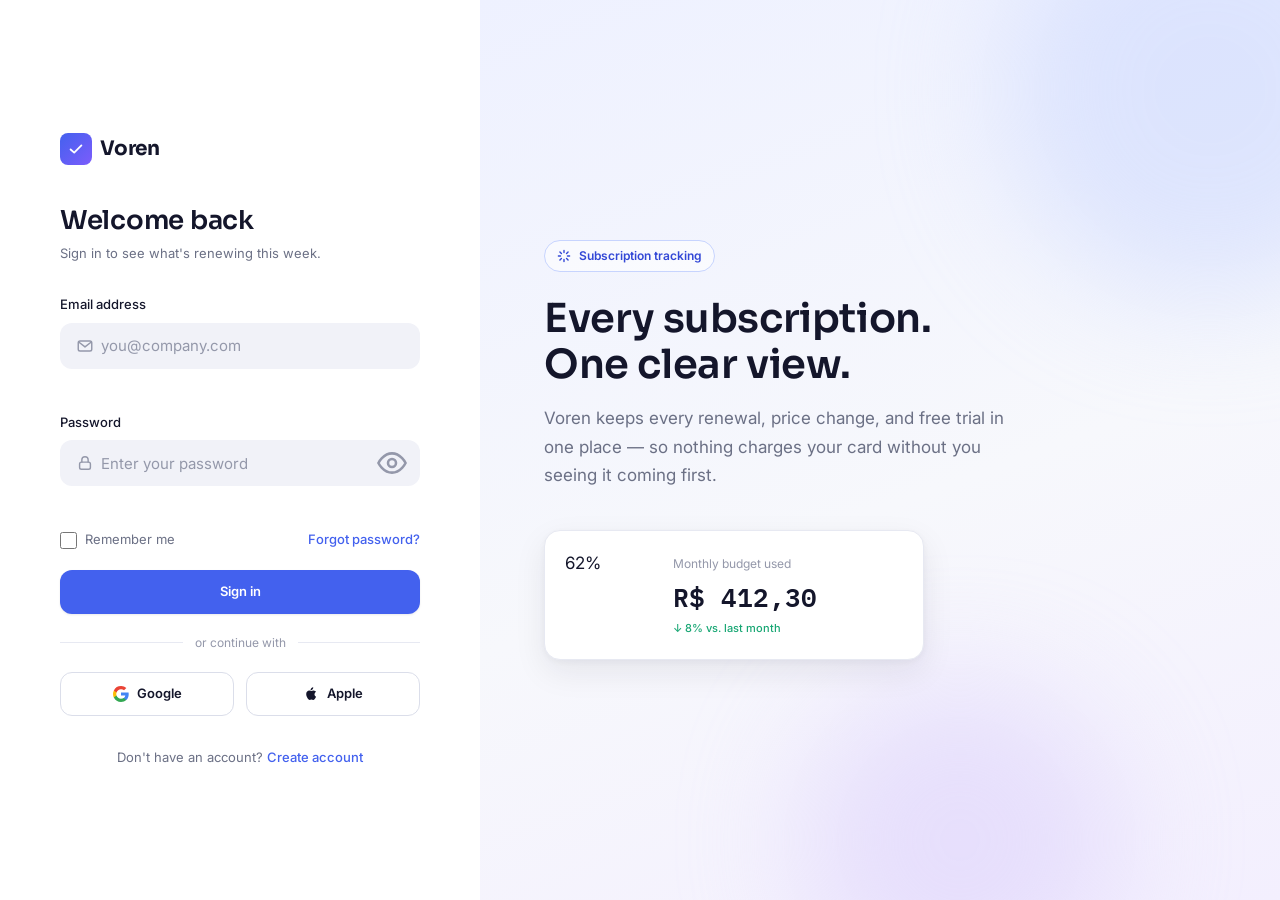
<file: voren/voren/pages/login.html>
<!DOCTYPE html>
<html lang="en">
<head>
  <!-- Applies the saved global theme before first paint — must load first, unblocked, before any stylesheet. Shared by every page (see assets/js/theme.js). -->
  <script src="../assets/js/theme.js"></script>
  <meta charset="UTF-8" />
  <meta name="viewport" content="width=device-width, initial-scale=1.0" />
  <title>Sign in — Voren</title>
  <meta name="description" content="Sign in to Voren to track and manage all your subscriptions in one place." />

  <link rel="preconnect" href="https://fonts.googleapis.com" />
  <link rel="preconnect" href="https://fonts.gstatic.com" crossorigin />
  <link href="https://fonts.googleapis.com/css2?family=Sora:wght@600;700&family=Inter:wght@400;500;600&family=IBM+Plex+Mono:wght@500;600&display=swap" rel="stylesheet" />

  <link rel="stylesheet" href="../assets/css/reset.css" />
  <link rel="stylesheet" href="../assets/css/variables.css" />
  <link rel="stylesheet" href="../assets/css/base.css" />
  <link rel="stylesheet" href="../assets/css/components.css" />
  <link rel="stylesheet" href="../assets/css/login.css" />
</head>
<body>
  <a href="#login-form" class="skip-link">Skip to sign-in form</a>

  <main class="auth-screen">
    <!-- Form panel -->
    <section class="auth-panel" aria-label="Sign in">
      <div class="auth-panel-inner">
        <a href="login.html" class="auth-brand" aria-label="Voren home">
          <span class="auth-brand-mark" aria-hidden="true">
            <svg width="18" height="18" viewBox="0 0 20 20" fill="none" stroke="currentColor" stroke-width="2" stroke-linecap="round" stroke-linejoin="round"><path d="M4 10.5 8 14l8-8"/></svg>
          </span>
          <span class="auth-brand-name">Voren</span>
        </a>

        <h1 class="auth-heading">Welcome back</h1>
        <p class="auth-subheading">Sign in to see what's renewing this week.</p>

        <form id="login-form" class="auth-form" novalidate>
          <div class="field">
            <label class="field-label" for="email">Email address</label>
            <div class="field-input-wrap">
              <svg class="field-icon" viewBox="0 0 20 20" fill="none" stroke="currentColor" stroke-width="1.6" stroke-linecap="round" stroke-linejoin="round" aria-hidden="true"><rect x="2.5" y="4.5" width="15" height="11" rx="2"/><path d="M3 5.5 10 11l7-5.5"/></svg>
              <input
                class="field-input"
                type="email"
                id="email"
                name="email"
                placeholder="you@company.com"
                autocomplete="email"
                aria-describedby="email-error"
                aria-invalid="false"
                required
              />
            </div>
            <p class="field-error" id="email-error" role="alert"></p>
          </div>

          <div class="field">
            <label class="field-label" for="password">Password</label>
            <div class="field-input-wrap">
              <svg class="field-icon" viewBox="0 0 20 20" fill="none" stroke="currentColor" stroke-width="1.6" stroke-linecap="round" stroke-linejoin="round" aria-hidden="true"><rect x="4" y="9" width="12" height="8" rx="2"/><path d="M6.5 9V6.5a3.5 3.5 0 0 1 7 0V9"/></svg>
              <input
                class="field-input"
                type="password"
                id="password"
                name="password"
                placeholder="Enter your password"
                autocomplete="current-password"
                aria-describedby="password-error"
                aria-invalid="false"
                required
                style="padding-right: 44px;"
              />
              <button class="field-toggle-visibility" type="button" id="toggle-password" aria-label="Show password">
                <svg viewBox="0 0 20 20" fill="none" stroke="currentColor" stroke-width="1.6" stroke-linecap="round" stroke-linejoin="round"><path d="M1.5 10S4.5 4 10 4s8.5 6 8.5 6-3 6-8.5 6-8.5-6-8.5-6Z"/><circle cx="10" cy="10" r="2.5"/></svg>
              </button>
            </div>
            <p class="field-error" id="password-error" role="alert"></p>
          </div>

          <div class="auth-row-between">
            <label class="checkbox-row">
              <input type="checkbox" name="remember" />
              Remember me
            </label>
            <a href="#" class="auth-link">Forgot password?</a>
          </div>

          <button type="submit" class="btn btn-primary btn-block" id="submit-btn">
            <span class="spinner" hidden></span>
            <span class="btn-label">Sign in</span>
          </button>

          <div class="divider-with-label" role="separator">or continue with</div>

          <div class="auth-social-row">
            <button type="button" class="btn btn-secondary" aria-label="Continue with Google">
              <svg width="16" height="16" viewBox="0 0 20 20"><path fill="#4285F4" d="M19.6 10.23c0-.68-.06-1.34-.17-1.98H10v3.75h5.4a4.62 4.62 0 0 1-2 3.03v2.52h3.24c1.9-1.75 2.99-4.33 2.99-7.32Z"/><path fill="#34A853" d="M10 20c2.7 0 4.97-.9 6.63-2.44l-3.24-2.52c-.9.6-2.05.96-3.4.96-2.6 0-4.8-1.76-5.59-4.13H1.06v2.6A9.99 9.99 0 0 0 10 20Z"/><path fill="#FBBC05" d="M4.4 11.87A6.03 6.03 0 0 1 4.08 10c0-.65.11-1.28.32-1.87V5.53H1.06A9.99 9.99 0 0 0 0 10c0 1.6.39 3.12 1.06 4.47l3.35-2.6Z"/><path fill="#EA4335" d="M10 3.96c1.47 0 2.78.5 3.82 1.49l2.87-2.87A9.6 9.6 0 0 0 10 0 9.99 9.99 0 0 0 1.06 5.53l3.34 2.6C5.2 5.76 7.4 3.96 10 3.96Z"/></svg>
              Google
            </button>
            <button type="button" class="btn btn-secondary" aria-label="Continue with Apple">
              <svg width="16" height="16" viewBox="0 0 20 20" fill="currentColor"><path d="M14.4 10.6c0-1.5.7-2.6 2-3.4-.7-1-1.8-1.6-3.1-1.7-1.2-.1-2.2.6-2.8.6-.6 0-1.6-.6-2.6-.6-1.9.1-3.9 1.6-3.9 4.6 0 1 .2 2 .5 2.8.5 1.4 2.1 4.7 3.9 4.6.7 0 1.2-.5 2.1-.5.9 0 1.3.5 2.1.5 1.7 0 3.2-2.8 3.7-4.2-2.3-1-1.9-3.4-1.9-2.7ZM12 4.2c.5-.7.9-1.6.8-2.6-.9.1-1.9.6-2.5 1.3-.5.6-1 1.6-.8 2.5 1 .1 1.9-.5 2.5-1.2Z"/></svg>
              Apple
            </button>
          </div>
        </form>

        <p class="auth-footer-text">
          Don't have an account? <a href="signup.html" class="auth-link">Create account</a>
        </p>
      </div>
    </section>

    <!-- Brand / product showcase panel -->
    <aside class="auth-showcase" aria-hidden="true">
      <div class="auth-showcase-content">
        <span class="auth-showcase-eyebrow">
          <svg width="14" height="14" viewBox="0 0 20 20" fill="none" stroke="currentColor" stroke-width="2" stroke-linecap="round"><path d="M10 2v3M10 15v3M4.2 4.2l2.1 2.1M13.7 13.7l2.1 2.1M2 10h3M15 10h3M4.2 15.8l2.1-2.1M13.7 6.3l2.1-2.1"/></svg>
          Subscription tracking
        </span>
        <h2 class="auth-showcase-title">Every subscription. One clear view.</h2>
        <p class="auth-showcase-text">
          Voren keeps every renewal, price change, and free trial in one place —
          so nothing charges your card without you seeing it coming first.
        </p>

        <div class="auth-preview-card">
          <div class="budget-ring" style="--pct: 62; width: 88px; height: 88px;">
            <div class="budget-ring-center">
              <span class="budget-ring-pct" style="font-size: var(--fs-md);">62%</span>
            </div>
          </div>
          <div class="auth-preview-stats">
            <span class="auth-preview-label">Monthly budget used</span>
            <span class="auth-preview-value">R$ 412,30</span>
            <span class="auth-preview-delta">↓ 8% vs. last month</span>
          </div>
        </div>
      </div>
    </aside>
  </main>

  <script src="../assets/js/utils.js"></script>
  <script src="../assets/js/login.js"></script>
</body>
</html>
</file>
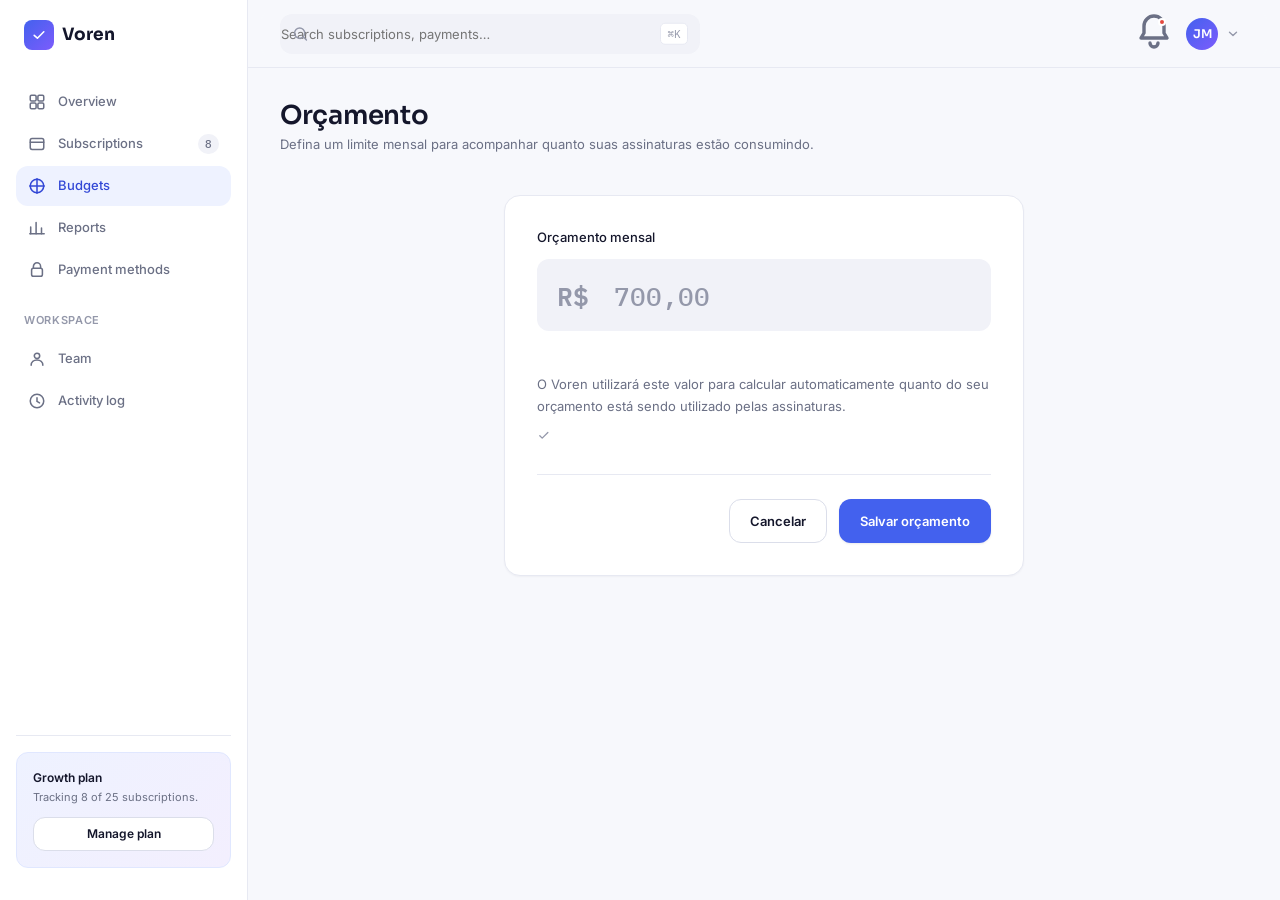
<file: voren/voren/pages/orcamento.html>
<!DOCTYPE html>
<html lang="en">
<head>
  <!-- Applies the saved global theme before first paint — must load first, unblocked, before any stylesheet. Shared by every page (see assets/js/theme.js). -->
  <script src="../assets/js/theme.js"></script>
  <meta charset="UTF-8" />
  <meta name="viewport" content="width=device-width, initial-scale=1.0" />
  <title>Orçamento — Voren</title>
  <meta name="description" content="Defina um limite mensal para acompanhar quanto suas assinaturas estão consumindo." />

  <link rel="preconnect" href="https://fonts.googleapis.com" />
  <link rel="preconnect" href="https://fonts.gstatic.com" crossorigin />
  <link href="https://fonts.googleapis.com/css2?family=Sora:wght@600;700&family=Inter:wght@400;500;600&family=IBM+Plex+Mono:wght@500;600&display=swap" rel="stylesheet" />

  <!-- Shared design system — the exact same files dashboard.html uses,
       linked read-only. Nothing in them is modified by this page. -->
  <link rel="stylesheet" href="../assets/css/reset.css" />
  <link rel="stylesheet" href="../assets/css/variables.css" />
  <link rel="stylesheet" href="../assets/css/base.css" />
  <link rel="stylesheet" href="../assets/css/components.css" />
  <link rel="stylesheet" href="../assets/css/dashboard.css" />

  <!-- Only the budget card is specific to this page -->
  <link rel="stylesheet" href="../assets/css/orcamento.css" />
</head>
<body>
  <a href="#main-content" class="skip-link">Skip to main content</a>

  <!-- Initial loading state — same shape as the Dashboard's -->
  <div class="page-loader" id="page-loader" role="status" aria-label="Loading">
    <div class="page-loader-sidebar">
      <div class="skeleton" style="width:32px; height:32px; border-radius:8px;"></div>
      <div class="skeleton skeleton-line" style="width:70%; margin-top:28px;"></div>
      <div class="skeleton skeleton-line" style="width:85%;"></div>
      <div class="skeleton skeleton-line" style="width:60%;"></div>
      <div class="skeleton skeleton-line" style="width:75%;"></div>
    </div>
    <div class="page-loader-main">
      <div class="skeleton" style="height:56px; max-width:420px;"></div>
      <div class="skeleton" style="height:360px; max-width:520px; margin:0 auto;"></div>
    </div>
    <span class="sr-only">Loading…</span>
  </div>

  <div class="app-shell">
    <div class="sidebar-overlay" id="sidebar-overlay"></div>

    <!-- Sidebar — identical markup/classes to dashboard.html's, so the
         menu looks and behaves exactly the same. "Budgets" is the active
         item here instead of "Overview". dashboard.html itself is not
         touched by this file. -->
    <nav class="sidebar" id="sidebar" aria-label="Primary navigation">
      <div class="sidebar-brand">
        <span class="sidebar-brand-mark" aria-hidden="true">
          <svg width="16" height="16" viewBox="0 0 20 20" fill="none" stroke="currentColor" stroke-width="2" stroke-linecap="round" stroke-linejoin="round"><path d="M4 10.5 8 14l8-8"/></svg>
        </span>
        <span class="sidebar-brand-name">Voren</span>
        <button class="sidebar-close" id="sidebar-close" aria-label="Close menu">
          <svg width="18" height="18" viewBox="0 0 20 20" fill="none" stroke="currentColor" stroke-width="1.8" stroke-linecap="round"><path d="M5 5l10 10M15 5 5 15"/></svg>
        </button>
      </div>

      <div class="sidebar-nav">
        <a href="dashboard.html" class="sidebar-link">
          <svg viewBox="0 0 20 20" fill="none" stroke="currentColor" stroke-width="1.7" stroke-linecap="round" stroke-linejoin="round"><rect x="2.5" y="2.5" width="6.5" height="6.5" rx="1.4"/><rect x="11" y="2.5" width="6.5" height="6.5" rx="1.4"/><rect x="2.5" y="11" width="6.5" height="6.5" rx="1.4"/><rect x="11" y="11" width="6.5" height="6.5" rx="1.4"/></svg>
          Overview
        </a>
        <a href="subscriptions.html" class="sidebar-link">
          <svg viewBox="0 0 20 20" fill="none" stroke="currentColor" stroke-width="1.7" stroke-linecap="round" stroke-linejoin="round"><rect x="2.5" y="4" width="15" height="12" rx="2"/><path d="M2.5 8h15"/></svg>
          Subscriptions
          <span class="link-badge">8</span>
        </a>
        <a href="orcamento.html" class="sidebar-link is-active" aria-current="page">
          <svg viewBox="0 0 20 20" fill="none" stroke="currentColor" stroke-width="1.7" stroke-linecap="round" stroke-linejoin="round"><path d="M10 2v16M2 10h16"/><circle cx="10" cy="10" r="7.5"/></svg>
          Budgets
        </a>
        <a href="#" class="sidebar-link">
          <svg viewBox="0 0 20 20" fill="none" stroke="currentColor" stroke-width="1.7" stroke-linecap="round" stroke-linejoin="round"><path d="M3 16.5V9M9 16.5V4M15 16.5v-6.5"/><path d="M2 16.5h16"/></svg>
          Reports
        </a>
        <a href="payment.html" class="sidebar-link">
          <svg viewBox="0 0 20 20" fill="none" stroke="currentColor" stroke-width="1.7" stroke-linecap="round" stroke-linejoin="round"><path d="M6 8V6a4 4 0 0 1 8 0v2"/><rect x="4" y="8" width="12" height="9" rx="2"/></svg>
          Payment methods
        </a>

        <p class="sidebar-section-label">Workspace</p>
        <a href="#" class="sidebar-link">
          <svg viewBox="0 0 20 20" fill="none" stroke="currentColor" stroke-width="1.7" stroke-linecap="round" stroke-linejoin="round"><circle cx="10" cy="6.5" r="3"/><path d="M3.5 17c0-3.5 2.9-6 6.5-6s6.5 2.5 6.5 6"/></svg>
          Team
        </a>
        <a href="#" class="sidebar-link">
          <svg viewBox="0 0 20 20" fill="none" stroke="currentColor" stroke-width="1.7" stroke-linecap="round" stroke-linejoin="round"><circle cx="10" cy="10" r="7.5"/><path d="M10 6.5v4l2.8 1.6"/></svg>
          Activity log
        </a>
      </div>

      <div class="sidebar-footer">
        <div class="sidebar-plan-card">
          <p class="sidebar-plan-title">Growth plan</p>
          <p class="sidebar-plan-text">Tracking 8 of 25 subscriptions.</p>
          <button class="btn btn-secondary" style="height: 34px; font-size: var(--fs-xs); width: 100%;">Manage plan</button>
        </div>
      </div>
    </nav>

    <div>
      <!-- Topbar — identical markup to dashboard.html's -->
      <header class="topbar">
        <button class="topbar-menu-toggle" id="menu-toggle" aria-label="Open menu" aria-expanded="false" aria-controls="sidebar">
          <svg width="20" height="20" viewBox="0 0 20 20" fill="none" stroke="currentColor" stroke-width="1.8" stroke-linecap="round"><path d="M3 6h14M3 10h14M3 14h14"/></svg>
        </button>

        <div class="topbar-search">
          <svg viewBox="0 0 20 20" fill="none" stroke="currentColor" stroke-width="1.7" stroke-linecap="round" stroke-linejoin="round" aria-hidden="true"><circle cx="9" cy="9" r="6"/><path d="M17 17l-3.5-3.5"/></svg>
          <label for="global-search" class="sr-only">Search</label>
          <input type="search" id="global-search" placeholder="Search subscriptions, payments…" autocomplete="off" />
          <span class="kbd-hint" aria-hidden="true">⌘K</span>
        </div>

        <div class="topbar-actions">
          <div class="notif-wrap">
            <button class="btn-icon" id="notif-trigger" aria-label="Notifications" aria-haspopup="true" aria-expanded="false" aria-controls="notif-dropdown">
              <svg viewBox="0 0 20 20" fill="none" stroke="currentColor" stroke-width="1.7" stroke-linecap="round" stroke-linejoin="round"><path d="M5 8a5 5 0 0 1 10 0v3.5l1.5 2.5h-13L5 11.5Z"/><path d="M8 16.5a2 2 0 0 0 4 0"/></svg>
              <span class="notif-dot" aria-hidden="true"></span>
            </button>
            <div class="notif-dropdown" id="notif-dropdown" role="menu" aria-label="Notifications">
              <div class="notif-dropdown-header">
                <h3>Notifications</h3>
                <button class="btn-ghost" style="height:28px; padding:0 8px; font-size:var(--fs-2xs);">Mark all read</button>
              </div>
              <div class="notif-list">
                <div class="notif-item" role="menuitem">
                  <span class="notif-icon" style="background:var(--color-warning-bg); color:var(--color-warning);">
                    <svg viewBox="0 0 20 20" fill="none" stroke="currentColor" stroke-width="2" stroke-linecap="round" stroke-linejoin="round"><path d="M10 2 2 17h16Z"/><path d="M10 8v3.5M10 14h.01"/></svg>
                  </span>
                  <div>
                    <p class="notif-text"><strong>Netflix</strong> renews in 3 days for R$ 22,99.</p>
                    <p class="notif-time">2 hours ago</p>
                  </div>
                </div>
                <div class="notif-item" role="menuitem">
                  <span class="notif-icon" style="background:var(--color-info-bg); color:var(--color-primary-500);">
                    <svg viewBox="0 0 20 20" fill="none" stroke="currentColor" stroke-width="2" stroke-linecap="round" stroke-linejoin="round"><path d="M3 10h14M11 4l6 6-6 6"/></svg>
                  </span>
                  <div>
                    <p class="notif-text"><strong>Adobe CC</strong> price increased from R$ 49,99 to R$ 54,99.</p>
                    <p class="notif-time">Yesterday</p>
                  </div>
                </div>
                <div class="notif-item" role="menuitem">
                  <span class="notif-icon" style="background:var(--color-success-bg); color:var(--color-success);">
                    <svg viewBox="0 0 20 20" fill="none" stroke="currentColor" stroke-width="2" stroke-linecap="round" stroke-linejoin="round"><path d="M16.7 5.3 8 14l-3.7-3.7"/></svg>
                  </span>
                  <div>
                    <p class="notif-text"><strong>Hulu</strong> was canceled successfully.</p>
                    <p class="notif-time">3 days ago</p>
                  </div>
                </div>
              </div>
            </div>
          </div>

          <div class="profile-wrap">
            <button class="profile-trigger" id="profile-trigger" aria-label="Account menu" aria-haspopup="true" aria-expanded="false" aria-controls="profile-dropdown">
              <span class="avatar avatar-sm" aria-hidden="true">JM</span>
              <svg viewBox="0 0 20 20" fill="none" stroke="currentColor" stroke-width="2" stroke-linecap="round" stroke-linejoin="round" aria-hidden="true"><path d="M5 7.5 10 12l5-4.5"/></svg>
            </button>
            <div class="profile-dropdown" id="profile-dropdown" role="menu" aria-label="Account menu">
              <div class="profile-dropdown-header">
                <span class="avatar avatar-md" aria-hidden="true">JM</span>
                <div>
                  <p class="profile-dropdown-name">Jordan Myers</p>
                  <p class="profile-dropdown-email">jordan@voren.io</p>
                </div>
              </div>
              <div class="profile-dropdown-divider"></div>
              <button class="profile-menu-item" role="menuitem">
                <svg viewBox="0 0 20 20" fill="none" stroke="currentColor" stroke-width="1.7" stroke-linecap="round" stroke-linejoin="round"><circle cx="10" cy="6.5" r="3.5"/><path d="M3.5 17c0-3.5 3-6 6.5-6s6.5 2.5 6.5 6"/></svg>
                Your profile
              </button>
              <button class="profile-menu-item" role="menuitem">
                <svg viewBox="0 0 20 20" fill="none" stroke="currentColor" stroke-width="1.7" stroke-linecap="round" stroke-linejoin="round"><path d="M4 8V6a4 4 0 0 1 8 0v2"/><rect x="2" y="8" width="12" height="9" rx="2"/></svg>
                Billing
              </button>
              <button class="profile-menu-item" role="menuitem">
                <svg viewBox="0 0 20 20" fill="none" stroke="currentColor" stroke-width="1.7" stroke-linecap="round" stroke-linejoin="round"><circle cx="10" cy="10" r="2.3"/><path d="M10 2.5v2M10 15.5v2M17.5 10h-2M4.5 10h-2M15.1 4.9l-1.4 1.4M6.3 13.7l-1.4 1.4M15.1 15.1l-1.4-1.4M6.3 6.3 4.9 4.9"/></svg>
                Settings
              </button>
              <div class="profile-dropdown-divider"></div>
              <button class="profile-menu-item danger" role="menuitem">
                <svg viewBox="0 0 20 20" fill="none" stroke="currentColor" stroke-width="1.7" stroke-linecap="round" stroke-linejoin="round"><path d="M7.5 17.5h-3a1.5 1.5 0 0 1-1.5-1.5v-12A1.5 1.5 0 0 1 4.5 2.5h3M13 14l4-4-4-4M17 10H7"/></svg>
                Sign out
              </button>
            </div>
          </div>
        </div>
      </header>

      <!-- Main content — this page's own content, the only part that
           differs from dashboard.html -->
      <main class="main-content" id="main-content">
        <div class="page-header fade-in-up">
          <div>
            <h1 class="page-title">Orçamento</h1>
            <p class="page-subtitle">Defina um limite mensal para acompanhar quanto suas assinaturas estão consumindo.</p>
          </div>
        </div>

        <div class="budget-page-wrap">
          <section class="card budget-card fade-in-up" aria-label="Orçamento mensal">
            <form id="budget-form" novalidate>
              <label class="budget-field-label" for="budget-amount">Orçamento mensal</label>
              <div class="budget-amount-wrap">
                <span class="budget-amount-prefix" aria-hidden="true">R$</span>
                <input
                  class="budget-amount-input"
                  type="number"
                  id="budget-amount"
                  name="budgetAmount"
                  step="0.01"
                  min="0"
                  placeholder="700,00"
                  inputmode="decimal"
                  aria-describedby="budget-amount-error"
                  aria-invalid="false"
                />
              </div>
              <p class="budget-field-error" id="budget-amount-error" role="alert"></p>

              <p class="budget-helper-text">
                O Voren utilizará este valor para calcular automaticamente quanto do seu orçamento está sendo utilizado pelas assinaturas.
              </p>

              <p class="budget-saved-note" id="budget-saved-note" hidden>
                <svg viewBox="0 0 20 20" fill="none" stroke="currentColor" stroke-width="2" stroke-linecap="round" stroke-linejoin="round"><path d="M16.7 5.3 8 14l-3.7-3.7"/></svg>
                <span id="budget-saved-note-text"></span>
              </p>

              <div class="budget-actions">
                <button type="button" class="btn btn-secondary" id="budget-cancel-btn">Cancelar</button>
                <button type="submit" class="btn btn-primary" id="budget-save-btn">Salvar orçamento</button>
              </div>
            </form>
          </section>
        </div>
      </main>
    </div>
  </div>

  <script src="../assets/js/utils.js"></script>
  <script src="../assets/js/orcamento.js"></script>
</body>
</html>
</file>
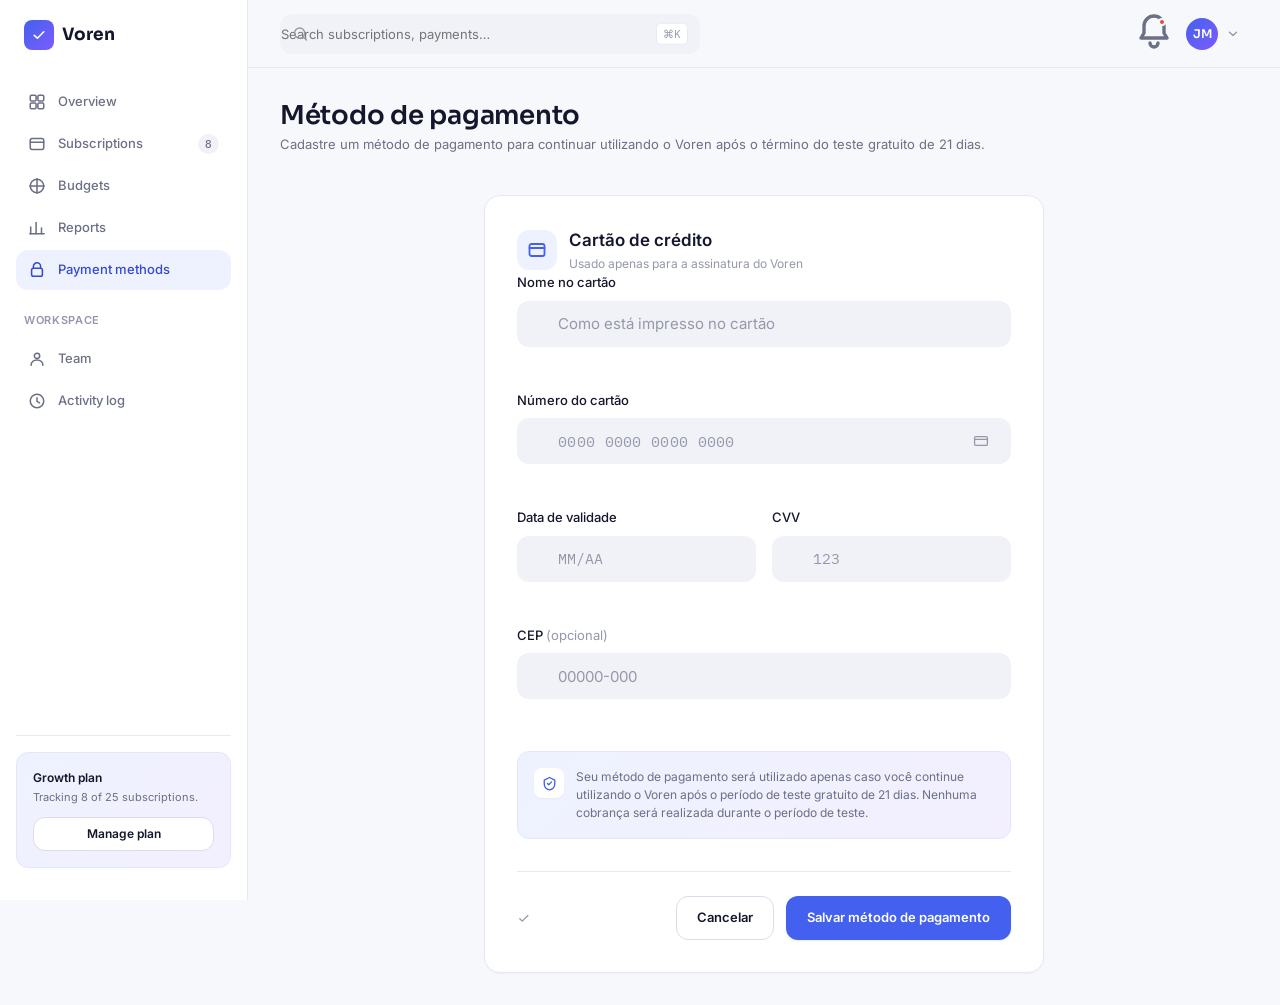
<file: voren/voren/pages/payment.html>
<!DOCTYPE html>
<html lang="en">
<head>
  <!-- Applies the saved global theme before first paint — must load first, unblocked, before any stylesheet. Shared by every page (see assets/js/theme.js). -->
  <script src="../assets/js/theme.js"></script>
  <meta charset="UTF-8" />
  <meta name="viewport" content="width=device-width, initial-scale=1.0" />
  <title>Método de pagamento — Voren</title>
  <meta name="description" content="Cadastre um método de pagamento para continuar utilizando o Voren após o término do teste gratuito de 21 dias." />

  <link rel="preconnect" href="https://fonts.googleapis.com" />
  <link rel="preconnect" href="https://fonts.gstatic.com" crossorigin />
  <link href="https://fonts.googleapis.com/css2?family=Sora:wght@600;700&family=Inter:wght@400;500;600&family=IBM+Plex+Mono:wght@500;600&display=swap" rel="stylesheet" />

  <!-- Shared design system — the exact same files dashboard.html uses,
       linked read-only. Nothing in them is modified by this page. -->
  <link rel="stylesheet" href="../assets/css/reset.css" />
  <link rel="stylesheet" href="../assets/css/variables.css" />
  <link rel="stylesheet" href="../assets/css/base.css" />
  <link rel="stylesheet" href="../assets/css/components.css" />
  <link rel="stylesheet" href="../assets/css/dashboard.css" />

  <!-- Only the payment form card is specific to this page -->
  <link rel="stylesheet" href="../assets/css/payment.css" />
</head>
<body>
  <a href="#main-content" class="skip-link">Skip to main content</a>

  <!-- Initial loading state — same shape as the Dashboard's -->
  <div class="page-loader" id="page-loader" role="status" aria-label="Loading">
    <div class="page-loader-sidebar">
      <div class="skeleton" style="width:32px; height:32px; border-radius:8px;"></div>
      <div class="skeleton skeleton-line" style="width:70%; margin-top:28px;"></div>
      <div class="skeleton skeleton-line" style="width:85%;"></div>
      <div class="skeleton skeleton-line" style="width:60%;"></div>
      <div class="skeleton skeleton-line" style="width:75%;"></div>
    </div>
    <div class="page-loader-main">
      <div class="skeleton" style="height:56px; max-width:420px;"></div>
      <div class="skeleton" style="height:440px; max-width:560px; margin:0 auto;"></div>
    </div>
    <span class="sr-only">Loading…</span>
  </div>

  <div class="app-shell">
    <div class="sidebar-overlay" id="sidebar-overlay"></div>

    <!-- Sidebar — identical markup/classes to dashboard.html's, so the
         menu looks and behaves exactly the same. "Payment methods" is the
         active item here instead of "Overview". dashboard.html itself is
         not touched by this file. -->
    <nav class="sidebar" id="sidebar" aria-label="Primary navigation">
      <div class="sidebar-brand">
        <span class="sidebar-brand-mark" aria-hidden="true">
          <svg width="16" height="16" viewBox="0 0 20 20" fill="none" stroke="currentColor" stroke-width="2" stroke-linecap="round" stroke-linejoin="round"><path d="M4 10.5 8 14l8-8"/></svg>
        </span>
        <span class="sidebar-brand-name">Voren</span>
        <button class="sidebar-close" id="sidebar-close" aria-label="Close menu">
          <svg width="18" height="18" viewBox="0 0 20 20" fill="none" stroke="currentColor" stroke-width="1.8" stroke-linecap="round"><path d="M5 5l10 10M15 5 5 15"/></svg>
        </button>
      </div>

      <div class="sidebar-nav">
        <a href="dashboard.html" class="sidebar-link">
          <svg viewBox="0 0 20 20" fill="none" stroke="currentColor" stroke-width="1.7" stroke-linecap="round" stroke-linejoin="round"><rect x="2.5" y="2.5" width="6.5" height="6.5" rx="1.4"/><rect x="11" y="2.5" width="6.5" height="6.5" rx="1.4"/><rect x="2.5" y="11" width="6.5" height="6.5" rx="1.4"/><rect x="11" y="11" width="6.5" height="6.5" rx="1.4"/></svg>
          Overview
        </a>
        <a href="subscriptions.html" class="sidebar-link">
          <svg viewBox="0 0 20 20" fill="none" stroke="currentColor" stroke-width="1.7" stroke-linecap="round" stroke-linejoin="round"><rect x="2.5" y="4" width="15" height="12" rx="2"/><path d="M2.5 8h15"/></svg>
          Subscriptions
          <span class="link-badge">8</span>
        </a>
        <a href="orcamento.html" class="sidebar-link">
          <svg viewBox="0 0 20 20" fill="none" stroke="currentColor" stroke-width="1.7" stroke-linecap="round" stroke-linejoin="round"><path d="M10 2v16M2 10h16"/><circle cx="10" cy="10" r="7.5"/></svg>
          Budgets
        </a>
        <a href="#" class="sidebar-link">
          <svg viewBox="0 0 20 20" fill="none" stroke="currentColor" stroke-width="1.7" stroke-linecap="round" stroke-linejoin="round"><path d="M3 16.5V9M9 16.5V4M15 16.5v-6.5"/><path d="M2 16.5h16"/></svg>
          Reports
        </a>
        <a href="payment.html" class="sidebar-link is-active" aria-current="page">
          <svg viewBox="0 0 20 20" fill="none" stroke="currentColor" stroke-width="1.7" stroke-linecap="round" stroke-linejoin="round"><path d="M6 8V6a4 4 0 0 1 8 0v2"/><rect x="4" y="8" width="12" height="9" rx="2"/></svg>
          Payment methods
        </a>

        <p class="sidebar-section-label">Workspace</p>
        <a href="#" class="sidebar-link">
          <svg viewBox="0 0 20 20" fill="none" stroke="currentColor" stroke-width="1.7" stroke-linecap="round" stroke-linejoin="round"><circle cx="10" cy="6.5" r="3"/><path d="M3.5 17c0-3.5 2.9-6 6.5-6s6.5 2.5 6.5 6"/></svg>
          Team
        </a>
        <a href="#" class="sidebar-link">
          <svg viewBox="0 0 20 20" fill="none" stroke="currentColor" stroke-width="1.7" stroke-linecap="round" stroke-linejoin="round"><circle cx="10" cy="10" r="7.5"/><path d="M10 6.5v4l2.8 1.6"/></svg>
          Activity log
        </a>
      </div>

      <div class="sidebar-footer">
        <div class="sidebar-plan-card">
          <p class="sidebar-plan-title">Growth plan</p>
          <p class="sidebar-plan-text">Tracking 8 of 25 subscriptions.</p>
          <button class="btn btn-secondary" style="height: 34px; font-size: var(--fs-xs); width: 100%;">Manage plan</button>
        </div>
      </div>
    </nav>

    <div>
      <!-- Topbar — identical markup to dashboard.html's -->
      <header class="topbar">
        <button class="topbar-menu-toggle" id="menu-toggle" aria-label="Open menu" aria-expanded="false" aria-controls="sidebar">
          <svg width="20" height="20" viewBox="0 0 20 20" fill="none" stroke="currentColor" stroke-width="1.8" stroke-linecap="round"><path d="M3 6h14M3 10h14M3 14h14"/></svg>
        </button>

        <div class="topbar-search">
          <svg viewBox="0 0 20 20" fill="none" stroke="currentColor" stroke-width="1.7" stroke-linecap="round" stroke-linejoin="round" aria-hidden="true"><circle cx="9" cy="9" r="6"/><path d="M17 17l-3.5-3.5"/></svg>
          <label for="global-search" class="sr-only">Search</label>
          <input type="search" id="global-search" placeholder="Search subscriptions, payments…" autocomplete="off" />
          <span class="kbd-hint" aria-hidden="true">⌘K</span>
        </div>

        <div class="topbar-actions">
          <div class="notif-wrap">
            <button class="btn-icon" id="notif-trigger" aria-label="Notifications" aria-haspopup="true" aria-expanded="false" aria-controls="notif-dropdown">
              <svg viewBox="0 0 20 20" fill="none" stroke="currentColor" stroke-width="1.7" stroke-linecap="round" stroke-linejoin="round"><path d="M5 8a5 5 0 0 1 10 0v3.5l1.5 2.5h-13L5 11.5Z"/><path d="M8 16.5a2 2 0 0 0 4 0"/></svg>
              <span class="notif-dot" aria-hidden="true"></span>
            </button>
            <div class="notif-dropdown" id="notif-dropdown" role="menu" aria-label="Notifications">
              <div class="notif-dropdown-header">
                <h3>Notifications</h3>
                <button class="btn-ghost" style="height:28px; padding:0 8px; font-size:var(--fs-2xs);">Mark all read</button>
              </div>
              <div class="notif-list">
                <div class="notif-item" role="menuitem">
                  <span class="notif-icon" style="background:var(--color-warning-bg); color:var(--color-warning);">
                    <svg viewBox="0 0 20 20" fill="none" stroke="currentColor" stroke-width="2" stroke-linecap="round" stroke-linejoin="round"><path d="M10 2 2 17h16Z"/><path d="M10 8v3.5M10 14h.01"/></svg>
                  </span>
                  <div>
                    <p class="notif-text"><strong>Netflix</strong> renews in 3 days for R$ 22,99.</p>
                    <p class="notif-time">2 hours ago</p>
                  </div>
                </div>
                <div class="notif-item" role="menuitem">
                  <span class="notif-icon" style="background:var(--color-info-bg); color:var(--color-primary-500);">
                    <svg viewBox="0 0 20 20" fill="none" stroke="currentColor" stroke-width="2" stroke-linecap="round" stroke-linejoin="round"><path d="M3 10h14M11 4l6 6-6 6"/></svg>
                  </span>
                  <div>
                    <p class="notif-text"><strong>Adobe CC</strong> price increased from R$ 49,99 to R$ 54,99.</p>
                    <p class="notif-time">Yesterday</p>
                  </div>
                </div>
                <div class="notif-item" role="menuitem">
                  <span class="notif-icon" style="background:var(--color-success-bg); color:var(--color-success);">
                    <svg viewBox="0 0 20 20" fill="none" stroke="currentColor" stroke-width="2" stroke-linecap="round" stroke-linejoin="round"><path d="M16.7 5.3 8 14l-3.7-3.7"/></svg>
                  </span>
                  <div>
                    <p class="notif-text"><strong>Hulu</strong> was canceled successfully.</p>
                    <p class="notif-time">3 days ago</p>
                  </div>
                </div>
              </div>
            </div>
          </div>

          <div class="profile-wrap">
            <button class="profile-trigger" id="profile-trigger" aria-label="Account menu" aria-haspopup="true" aria-expanded="false" aria-controls="profile-dropdown">
              <span class="avatar avatar-sm" aria-hidden="true">JM</span>
              <svg viewBox="0 0 20 20" fill="none" stroke="currentColor" stroke-width="2" stroke-linecap="round" stroke-linejoin="round" aria-hidden="true"><path d="M5 7.5 10 12l5-4.5"/></svg>
            </button>
            <div class="profile-dropdown" id="profile-dropdown" role="menu" aria-label="Account menu">
              <div class="profile-dropdown-header">
                <span class="avatar avatar-md" aria-hidden="true">JM</span>
                <div>
                  <p class="profile-dropdown-name">Jordan Myers</p>
                  <p class="profile-dropdown-email">jordan@voren.io</p>
                </div>
              </div>
              <div class="profile-dropdown-divider"></div>
              <button class="profile-menu-item" role="menuitem">
                <svg viewBox="0 0 20 20" fill="none" stroke="currentColor" stroke-width="1.7" stroke-linecap="round" stroke-linejoin="round"><circle cx="10" cy="6.5" r="3.5"/><path d="M3.5 17c0-3.5 3-6 6.5-6s6.5 2.5 6.5 6"/></svg>
                Your profile
              </button>
              <button class="profile-menu-item" role="menuitem">
                <svg viewBox="0 0 20 20" fill="none" stroke="currentColor" stroke-width="1.7" stroke-linecap="round" stroke-linejoin="round"><path d="M4 8V6a4 4 0 0 1 8 0v2"/><rect x="2" y="8" width="12" height="9" rx="2"/></svg>
                Billing
              </button>
              <button class="profile-menu-item" role="menuitem">
                <svg viewBox="0 0 20 20" fill="none" stroke="currentColor" stroke-width="1.7" stroke-linecap="round" stroke-linejoin="round"><circle cx="10" cy="10" r="2.3"/><path d="M10 2.5v2M10 15.5v2M17.5 10h-2M4.5 10h-2M15.1 4.9l-1.4 1.4M6.3 13.7l-1.4 1.4M15.1 15.1l-1.4-1.4M6.3 6.3 4.9 4.9"/></svg>
                Settings
              </button>
              <div class="profile-dropdown-divider"></div>
              <button class="profile-menu-item danger" role="menuitem">
                <svg viewBox="0 0 20 20" fill="none" stroke="currentColor" stroke-width="1.7" stroke-linecap="round" stroke-linejoin="round"><path d="M7.5 17.5h-3a1.5 1.5 0 0 1-1.5-1.5v-12A1.5 1.5 0 0 1 4.5 2.5h3M13 14l4-4-4-4M17 10H7"/></svg>
                Sign out
              </button>
            </div>
          </div>
        </div>
      </header>

      <!-- Main content — this page's own content, the only part that
           differs from dashboard.html -->
      <main class="main-content" id="main-content">
        <div class="page-header fade-in-up">
          <div>
            <h1 class="page-title">Método de pagamento</h1>
            <p class="page-subtitle">Cadastre um método de pagamento para continuar utilizando o Voren após o término do teste gratuito de 21 dias.</p>
          </div>
        </div>

        <div class="payment-page-wrap">
          <section class="card payment-card fade-in-up" aria-label="Método de pagamento">
            <div class="payment-card-header">
              <span class="payment-card-icon" aria-hidden="true">
                <svg viewBox="0 0 20 20" fill="none" stroke="currentColor" stroke-width="1.8" stroke-linecap="round" stroke-linejoin="round"><rect x="2.5" y="4" width="15" height="12" rx="2"/><path d="M2.5 8h15"/></svg>
              </span>
              <div>
                <p class="payment-card-title">Cartão de crédito</p>
                <p class="payment-card-subtitle">Usado apenas para a assinatura do Voren</p>
              </div>
            </div>

            <form class="payment-form" id="payment-form" novalidate>
              <div class="field">
                <label class="field-label" for="cardholder-name">Nome no cartão</label>
                <input
                  class="field-input"
                  type="text"
                  id="cardholder-name"
                  name="cardholderName"
                  placeholder="Como está impresso no cartão"
                  autocomplete="cc-name"
                  aria-describedby="cardholder-name-error"
                  aria-invalid="false"
                />
                <p class="field-error" id="cardholder-name-error" role="alert"></p>
              </div>

              <div class="field">
                <label class="field-label" for="card-number">Número do cartão</label>
                <div class="payment-card-number-wrap" id="card-number-wrap">
                  <input
                    class="field-input"
                    type="text"
                    id="card-number"
                    name="cardNumber"
                    data-card-number
                    placeholder="0000 0000 0000 0000"
                    inputmode="numeric"
                    autocomplete="cc-number"
                    maxlength="23"
                    aria-describedby="card-number-error"
                    aria-invalid="false"
                  />
                  <span class="payment-card-brand-icon" aria-hidden="true">
                    <svg viewBox="0 0 20 20" fill="none" stroke="currentColor" stroke-width="1.6" stroke-linecap="round" stroke-linejoin="round"><rect x="2" y="4.5" width="16" height="11" rx="1.5"/><path d="M2 8h16"/></svg>
                  </span>
                </div>
                <p class="field-error" id="card-number-error" role="alert"></p>
              </div>

              <div class="payment-field-row">
                <div class="field">
                  <label class="field-label" for="card-expiry">Data de validade</label>
                  <input
                    class="field-input"
                    type="text"
                    id="card-expiry"
                    name="cardExpiry"
                    data-card-expiry
                    placeholder="MM/AA"
                    inputmode="numeric"
                    autocomplete="cc-exp"
                    maxlength="5"
                    aria-describedby="card-expiry-error"
                    aria-invalid="false"
                  />
                  <p class="field-error" id="card-expiry-error" role="alert"></p>
                </div>
                <div class="field">
                  <label class="field-label" for="card-cvv">CVV</label>
                  <input
                    class="field-input"
                    type="text"
                    id="card-cvv"
                    name="cardCvv"
                    data-card-cvv
                    placeholder="123"
                    inputmode="numeric"
                    autocomplete="cc-csc"
                    maxlength="4"
                    aria-describedby="card-cvv-error"
                    aria-invalid="false"
                  />
                  <p class="field-error" id="card-cvv-error" role="alert"></p>
                </div>
              </div>

              <div class="field">
                <label class="field-label" for="card-zip">CEP <span style="color: var(--color-text-tertiary); font-weight: var(--fw-regular);">(opcional)</span></label>
                <input
                  class="field-input"
                  type="text"
                  id="card-zip"
                  name="cardZip"
                  placeholder="00000-000"
                  inputmode="numeric"
                  autocomplete="postal-code"
                  maxlength="9"
                  aria-describedby="card-zip-error"
                  aria-invalid="false"
                />
                <p class="field-error" id="card-zip-error" role="alert"></p>
              </div>

              <div class="payment-notice">
                <span class="payment-notice-icon" aria-hidden="true">
                  <svg viewBox="0 0 20 20" fill="none" stroke="currentColor" stroke-width="1.8" stroke-linecap="round" stroke-linejoin="round"><path d="M10 2 3 5.5v4.7c0 4.2 2.9 7.5 7 8.3 4.1-.8 7-4.1 7-8.3V5.5Z"/><path d="M7.3 10 9 11.7l3.7-3.9"/></svg>
                </span>
                <p class="payment-notice-text">
                  Seu método de pagamento será utilizado apenas caso você continue utilizando o Voren após o período de teste gratuito de 21 dias. Nenhuma cobrança será realizada durante o período de teste.
                </p>
              </div>

              <div class="payment-actions">
                <p class="payment-saved-note" id="payment-saved-note" hidden>
                  <svg viewBox="0 0 20 20" fill="none" stroke="currentColor" stroke-width="2" stroke-linecap="round" stroke-linejoin="round"><path d="M16.7 5.3 8 14l-3.7-3.7"/></svg>
                  <span id="payment-saved-note-text"></span>
                </p>
                <div style="margin-left: auto; display: flex; gap: var(--space-3);">
                  <button type="button" class="btn btn-secondary" id="payment-cancel-btn">Cancelar</button>
                  <button type="submit" class="btn btn-primary" id="payment-save-btn">Salvar método de pagamento</button>
                </div>
              </div>
            </form>
          </section>
        </div>
      </main>
    </div>
  </div>

  <script src="../assets/js/utils.js"></script>
  <script src="../assets/js/payment.js"></script>
</body>
</html>
</file>
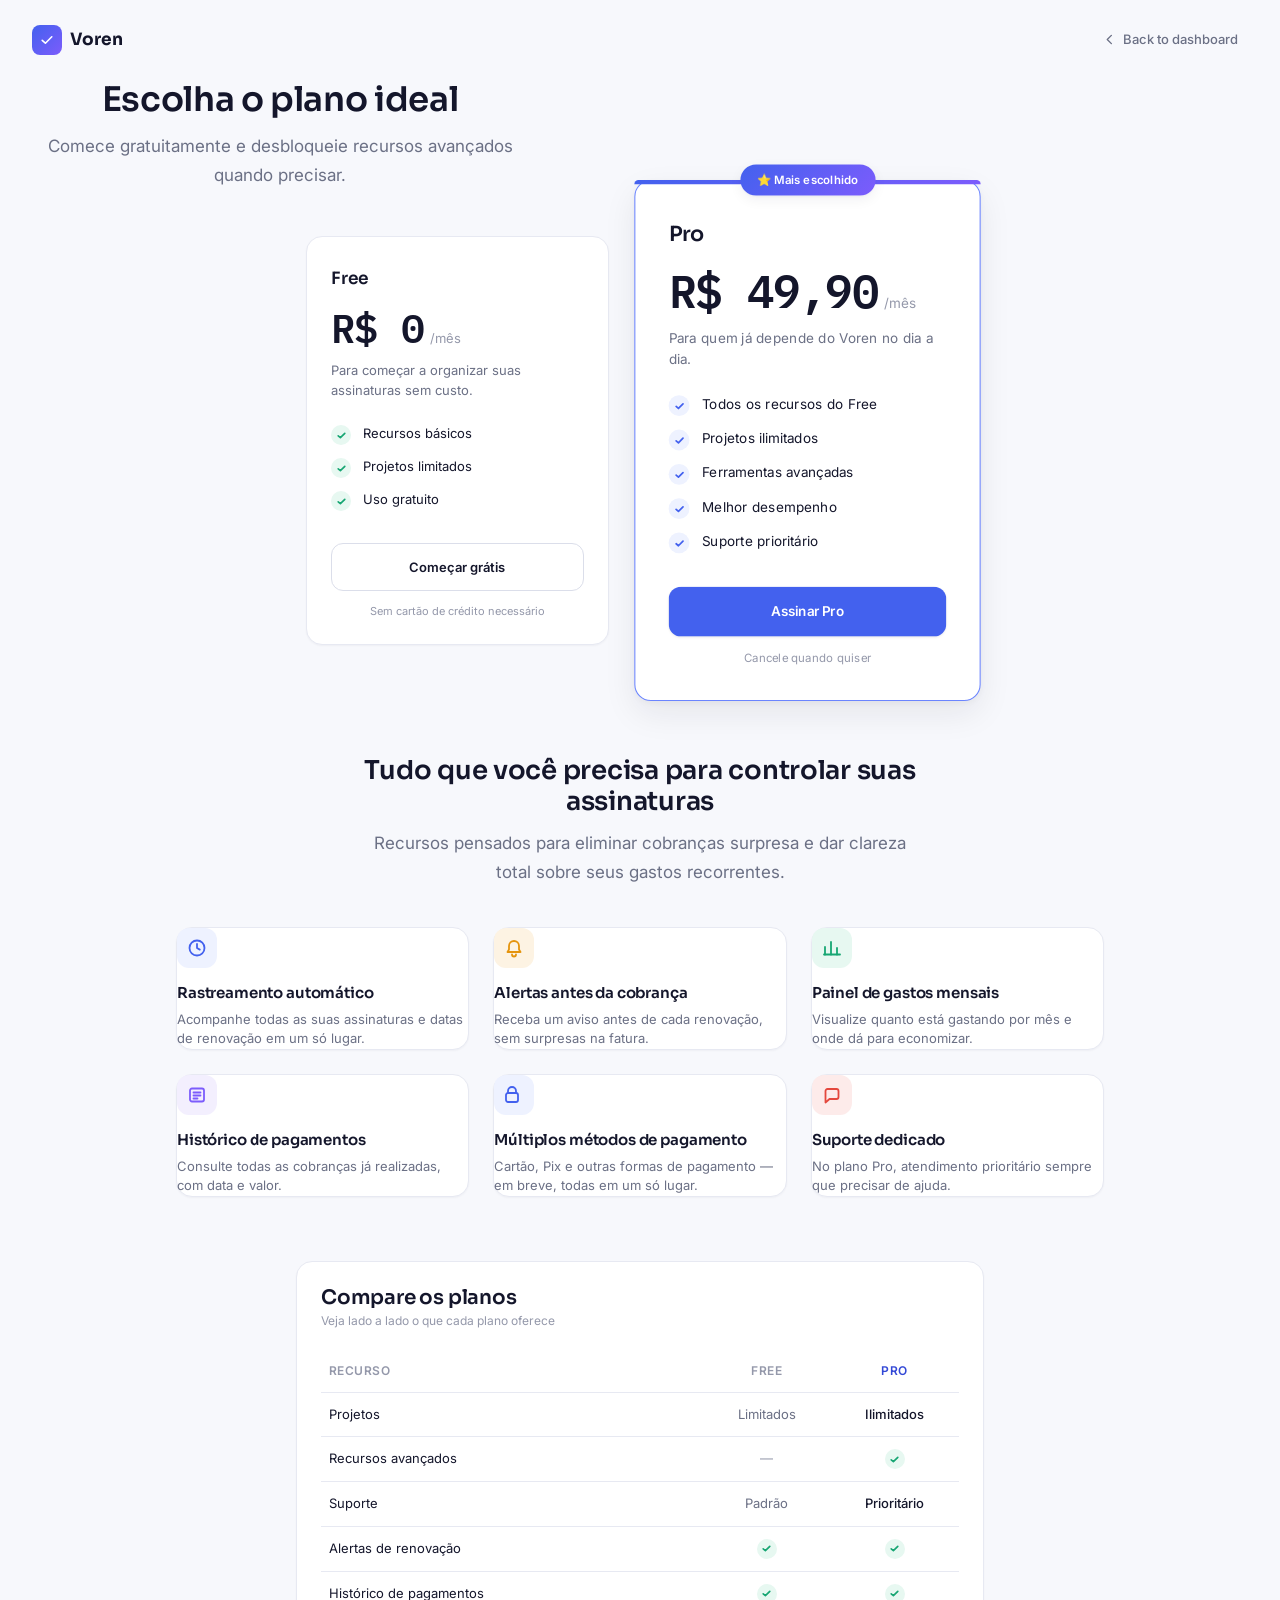
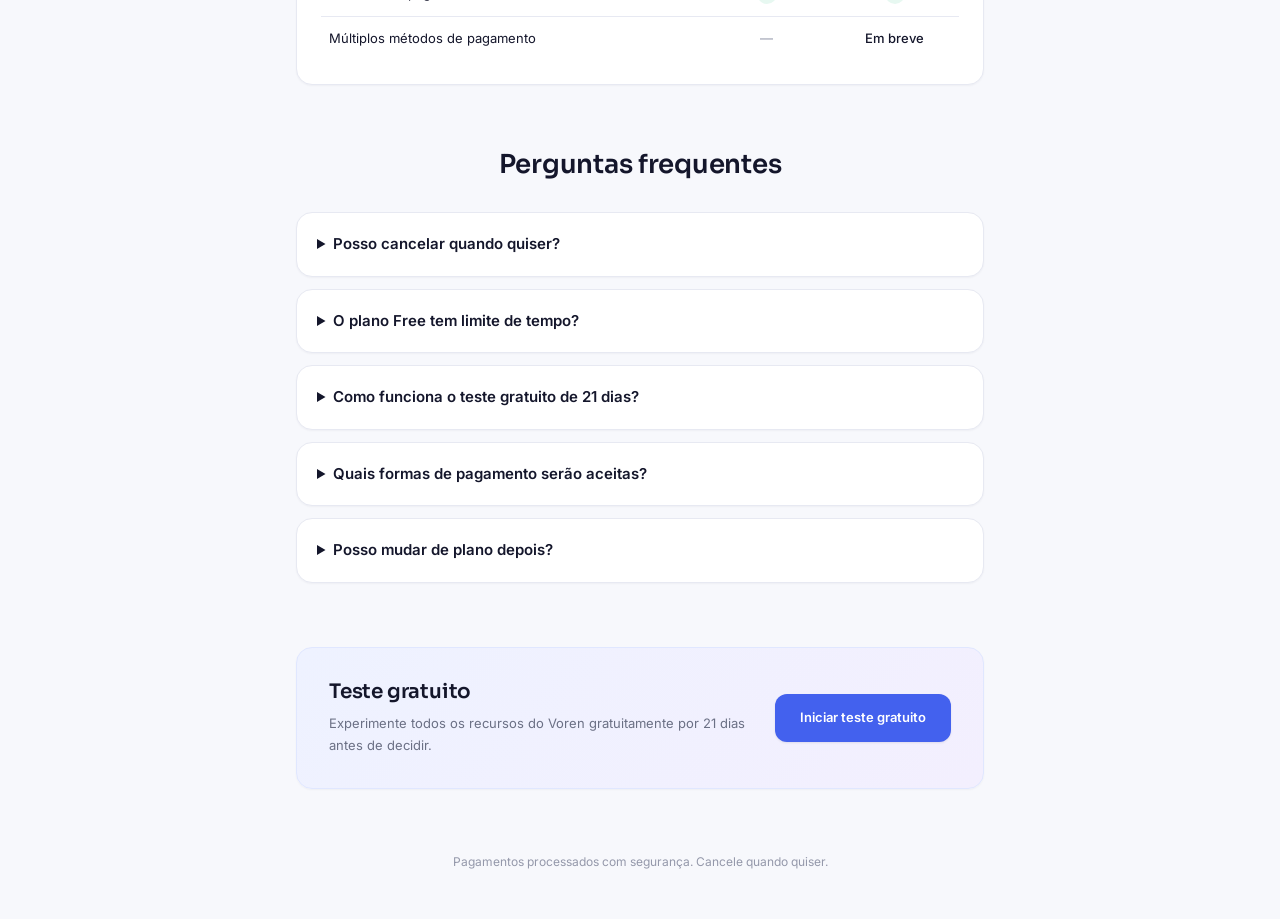
<file: voren/voren/pages/subscriptions.html>
<!DOCTYPE html>
<html lang="en">
<head>
  <!-- Applies the saved global theme before first paint — must load first, unblocked, before any stylesheet. Shared by every page (see assets/js/theme.js). -->
  <script src="../assets/js/theme.js"></script>
  <meta charset="UTF-8" />
  <meta name="viewport" content="width=device-width, initial-scale=1.0" />
  <title>Subscriptions — Voren</title>
  <meta name="description" content="Choose the Voren plan that fits you: start free or upgrade to Pro for advanced features." />

  <link rel="preconnect" href="https://fonts.googleapis.com" />
  <link rel="preconnect" href="https://fonts.gstatic.com" crossorigin />
  <link href="https://fonts.googleapis.com/css2?family=Sora:wght@600;700&family=Inter:wght@400;500;600&family=IBM+Plex+Mono:wght@500;600&display=swap" rel="stylesheet" />

  <!-- Shared design system — same files used by login.html and dashboard.html -->
  <link rel="stylesheet" href="../assets/css/reset.css" />
  <link rel="stylesheet" href="../assets/css/variables.css" />
  <link rel="stylesheet" href="../assets/css/base.css" />
  <link rel="stylesheet" href="../assets/css/components.css" />

  <!-- Styles used only on this page -->
  <link rel="stylesheet" href="../assets/css/subscriptions.css" />
</head>
<body class="subscriptions-page">
  <a href="#plans-grid" class="skip-link">Skip to plans</a>

  <header class="subscriptions-topbar">
    <a href="dashboard.html" class="subscriptions-brand" aria-label="Voren home">
      <span class="subscriptions-brand-mark" aria-hidden="true">
        <svg width="16" height="16" viewBox="0 0 20 20" fill="none" stroke="currentColor" stroke-width="2" stroke-linecap="round" stroke-linejoin="round"><path d="M4 10.5 8 14l8-8"/></svg>
      </span>
      <span class="subscriptions-brand-name">Voren</span>
    </a>
    <a href="dashboard.html" class="subscriptions-back-link">
      <svg viewBox="0 0 20 20" fill="none" stroke="currentColor" stroke-width="1.8" stroke-linecap="round" stroke-linejoin="round"><path d="M12.5 15.5 7 10l5.5-5.5"/></svg>
      Back to dashboard
    </a>
  </header>

  <main id="main-content">
    <section class="subscriptions-header">
      <h1 class="subscriptions-title">Escolha o plano ideal</h1>
      <p class="subscriptions-subtitle">Comece gratuitamente e desbloqueie recursos avançados quando precisar.</p>
    </section>

    <!-- Plan cards. Rendered statically here so the page's core content
         (pricing and benefits) exists in the HTML itself — not only after
         JavaScript runs. assets/js/subscriptions.js re-uses this exact
         markup/classes for click handling and can also regenerate it from
         the same PLANS data if pricing ever needs to come from an API. -->
    <section class="plans-grid" id="plans-grid" aria-label="Planos disponíveis">
      <article class="card plan-card" data-plan-id="free" aria-label="Plano Free">
        <h2 class="plan-name">Free</h2>
        <div class="plan-price-row">
          <span class="plan-price">R$ 0</span><span class="plan-price-cycle">/mês</span>
        </div>
        <p class="plan-description">Para começar a organizar suas assinaturas sem custo.</p>
        <ul class="plan-features">
          <li class="plan-feature">
            <span class="plan-feature-icon" aria-hidden="true">
              <svg viewBox="0 0 20 20" fill="none" stroke="currentColor" stroke-width="3" stroke-linecap="round" stroke-linejoin="round"><path d="M4 10.5 8 14l8-8"/></svg>
            </span>
            <span>Recursos básicos</span>
          </li>
          <li class="plan-feature">
            <span class="plan-feature-icon" aria-hidden="true">
              <svg viewBox="0 0 20 20" fill="none" stroke="currentColor" stroke-width="3" stroke-linecap="round" stroke-linejoin="round"><path d="M4 10.5 8 14l8-8"/></svg>
            </span>
            <span>Projetos limitados</span>
          </li>
          <li class="plan-feature">
            <span class="plan-feature-icon" aria-hidden="true">
              <svg viewBox="0 0 20 20" fill="none" stroke="currentColor" stroke-width="3" stroke-linecap="round" stroke-linejoin="round"><path d="M4 10.5 8 14l8-8"/></svg>
            </span>
            <span>Uso gratuito</span>
          </li>
        </ul>
        <button
          type="button"
          class="btn btn-secondary btn-block plan-cta"
          data-plan-select="free"
          aria-label="Começar grátis — plano Free"
        >
          Começar grátis
        </button>
        <p class="plan-note">Sem cartão de crédito necessário</p>
      </article>

      <article class="card plan-card is-highlighted" data-plan-id="pro" aria-label="Plano Pro">
        <span class="plan-badge">⭐ Mais escolhido</span>
        <h2 class="plan-name">Pro</h2>
        <div class="plan-price-row">
          <span class="plan-price">R$ 49,90</span><span class="plan-price-cycle">/mês</span>
        </div>
        <p class="plan-description">Para quem já depende do Voren no dia a dia.</p>
        <ul class="plan-features">
          <li class="plan-feature">
            <span class="plan-feature-icon" aria-hidden="true">
              <svg viewBox="0 0 20 20" fill="none" stroke="currentColor" stroke-width="3" stroke-linecap="round" stroke-linejoin="round"><path d="M4 10.5 8 14l8-8"/></svg>
            </span>
            <span>Todos os recursos do Free</span>
          </li>
          <li class="plan-feature">
            <span class="plan-feature-icon" aria-hidden="true">
              <svg viewBox="0 0 20 20" fill="none" stroke="currentColor" stroke-width="3" stroke-linecap="round" stroke-linejoin="round"><path d="M4 10.5 8 14l8-8"/></svg>
            </span>
            <span>Projetos ilimitados</span>
          </li>
          <li class="plan-feature">
            <span class="plan-feature-icon" aria-hidden="true">
              <svg viewBox="0 0 20 20" fill="none" stroke="currentColor" stroke-width="3" stroke-linecap="round" stroke-linejoin="round"><path d="M4 10.5 8 14l8-8"/></svg>
            </span>
            <span>Ferramentas avançadas</span>
          </li>
          <li class="plan-feature">
            <span class="plan-feature-icon" aria-hidden="true">
              <svg viewBox="0 0 20 20" fill="none" stroke="currentColor" stroke-width="3" stroke-linecap="round" stroke-linejoin="round"><path d="M4 10.5 8 14l8-8"/></svg>
            </span>
            <span>Melhor desempenho</span>
          </li>
          <li class="plan-feature">
            <span class="plan-feature-icon" aria-hidden="true">
              <svg viewBox="0 0 20 20" fill="none" stroke="currentColor" stroke-width="3" stroke-linecap="round" stroke-linejoin="round"><path d="M4 10.5 8 14l8-8"/></svg>
            </span>
            <span>Suporte prioritário</span>
          </li>
        </ul>
        <button
          type="button"
          class="btn btn-primary btn-block plan-cta"
          data-plan-select="pro"
          aria-label="Assinar Pro — plano Pro"
        >
          Assinar Pro
        </button>
        <p class="plan-note">Cancele quando quiser</p>
      </article>
    </section>

    <!-- Recursos — reuses global tokens/classes only; no new CSS needed. -->
    <section aria-label="Recursos" style="max-width: 960px; margin: 0 auto var(--space-16); padding: 0 var(--space-4);">
      <div style="text-align: center; max-width: 560px; margin: 0 auto var(--space-10);">
        <h2 style="font-size: var(--fs-xl); margin-bottom: var(--space-3);">Tudo que você precisa para controlar suas assinaturas</h2>
        <p style="font-size: var(--fs-md); color: var(--color-text-secondary); line-height: var(--lh-loose);">Recursos pensados para eliminar cobranças surpresa e dar clareza total sobre seus gastos recorrentes.</p>
      </div>

      <div style="display: grid; grid-template-columns: repeat(auto-fit, minmax(220px, 1fr)); gap: var(--space-6);">
        <div class="card card-body">
          <span style="display: flex; align-items: center; justify-content: center; width: 40px; height: 40px; border-radius: var(--radius-md); background: var(--color-primary-50); color: var(--color-primary-500); margin-bottom: var(--space-4);" aria-hidden="true">
            <svg width="20" height="20" viewBox="0 0 20 20" fill="none" stroke="currentColor" stroke-width="1.8" stroke-linecap="round" stroke-linejoin="round"><circle cx="10" cy="10" r="7.5"/><path d="M10 6v4l2.8 1.6"/></svg>
          </span>
          <h3 style="font-size: var(--fs-base); margin-bottom: var(--space-2);">Rastreamento automático</h3>
          <p style="font-size: var(--fs-sm); color: var(--color-text-secondary); line-height: var(--lh-normal);">Acompanhe todas as suas assinaturas e datas de renovação em um só lugar.</p>
        </div>

        <div class="card card-body">
          <span style="display: flex; align-items: center; justify-content: center; width: 40px; height: 40px; border-radius: var(--radius-md); background: var(--color-warning-bg); color: var(--color-warning); margin-bottom: var(--space-4);" aria-hidden="true">
            <svg width="20" height="20" viewBox="0 0 20 20" fill="none" stroke="currentColor" stroke-width="1.8" stroke-linecap="round" stroke-linejoin="round"><path d="M5 8a5 5 0 0 1 10 0v3.5l1.5 2.5h-13L5 11.5Z"/><path d="M8 16.5a2 2 0 0 0 4 0"/></svg>
          </span>
          <h3 style="font-size: var(--fs-base); margin-bottom: var(--space-2);">Alertas antes da cobrança</h3>
          <p style="font-size: var(--fs-sm); color: var(--color-text-secondary); line-height: var(--lh-normal);">Receba um aviso antes de cada renovação, sem surpresas na fatura.</p>
        </div>

        <div class="card card-body">
          <span style="display: flex; align-items: center; justify-content: center; width: 40px; height: 40px; border-radius: var(--radius-md); background: var(--color-success-bg); color: var(--color-success); margin-bottom: var(--space-4);" aria-hidden="true">
            <svg width="20" height="20" viewBox="0 0 20 20" fill="none" stroke="currentColor" stroke-width="1.8" stroke-linecap="round" stroke-linejoin="round"><path d="M3 16.5V9M9 16.5V4M15 16.5v-6.5"/><path d="M2 16.5h16"/></svg>
          </span>
          <h3 style="font-size: var(--fs-base); margin-bottom: var(--space-2);">Painel de gastos mensais</h3>
          <p style="font-size: var(--fs-sm); color: var(--color-text-secondary); line-height: var(--lh-normal);">Visualize quanto está gastando por mês e onde dá para economizar.</p>
        </div>

        <div class="card card-body">
          <span style="display: flex; align-items: center; justify-content: center; width: 40px; height: 40px; border-radius: var(--radius-md); background: #F3EFFE; color: #7C5CFC; margin-bottom: var(--space-4);" aria-hidden="true">
            <svg width="20" height="20" viewBox="0 0 20 20" fill="none" stroke="currentColor" stroke-width="1.8" stroke-linecap="round" stroke-linejoin="round"><rect x="3" y="3.5" width="14" height="13" rx="2"/><path d="M6.5 7.5h7M6.5 10.5h7M6.5 13.5h4"/></svg>
          </span>
          <h3 style="font-size: var(--fs-base); margin-bottom: var(--space-2);">Histórico de pagamentos</h3>
          <p style="font-size: var(--fs-sm); color: var(--color-text-secondary); line-height: var(--lh-normal);">Consulte todas as cobranças já realizadas, com data e valor.</p>
        </div>

        <div class="card card-body">
          <span style="display: flex; align-items: center; justify-content: center; width: 40px; height: 40px; border-radius: var(--radius-md); background: var(--color-primary-50); color: var(--color-primary-500); margin-bottom: var(--space-4);" aria-hidden="true">
            <svg width="20" height="20" viewBox="0 0 20 20" fill="none" stroke="currentColor" stroke-width="1.8" stroke-linecap="round" stroke-linejoin="round"><path d="M4 8V6a4 4 0 0 1 8 0v2"/><rect x="2" y="8" width="12" height="9" rx="2"/></svg>
          </span>
          <h3 style="font-size: var(--fs-base); margin-bottom: var(--space-2);">Múltiplos métodos de pagamento</h3>
          <p style="font-size: var(--fs-sm); color: var(--color-text-secondary); line-height: var(--lh-normal);">Cartão, Pix e outras formas de pagamento — em breve, todas em um só lugar.</p>
        </div>

        <div class="card card-body">
          <span style="display: flex; align-items: center; justify-content: center; width: 40px; height: 40px; border-radius: var(--radius-md); background: var(--color-danger-bg); color: var(--color-danger); margin-bottom: var(--space-4);" aria-hidden="true">
            <svg width="20" height="20" viewBox="0 0 20 20" fill="none" stroke="currentColor" stroke-width="1.8" stroke-linecap="round" stroke-linejoin="round"><path d="M3.5 15.5V6a2 2 0 0 1 2-2h9a2 2 0 0 1 2 2v6a2 2 0 0 1-2 2h-7l-4 3.5Z"/></svg>
          </span>
          <h3 style="font-size: var(--fs-base); margin-bottom: var(--space-2);">Suporte dedicado</h3>
          <p style="font-size: var(--fs-sm); color: var(--color-text-secondary); line-height: var(--lh-normal);">No plano Pro, atendimento prioritário sempre que precisar de ajuda.</p>
        </div>
      </div>
    </section>

    <!-- Comparação de planos -->
    <section aria-label="Comparação de planos" style="max-width: 720px; margin: 0 auto var(--space-16); padding: 0 var(--space-4);">
      <div class="card" style="padding: var(--space-6); overflow-x: auto;">
        <div class="card-header" style="margin-bottom: var(--space-5);">
          <div>
            <h2 class="card-title" style="font-size: var(--fs-lg);">Compare os planos</h2>
            <p class="card-subtitle">Veja lado a lado o que cada plano oferece</p>
          </div>
        </div>

        <table style="width: 100%; min-width: 460px;">
          <caption class="sr-only">Comparação de recursos entre os planos Free e Pro</caption>
          <thead>
            <tr>
              <th scope="col" style="text-align: left; padding: var(--space-3) var(--space-2); font-size: var(--fs-xs); font-weight: var(--fw-semibold); text-transform: uppercase; letter-spacing: 0.04em; color: var(--color-text-tertiary); border-bottom: 1px solid var(--color-border);">Recurso</th>
              <th scope="col" style="text-align: center; padding: var(--space-3) var(--space-2); font-size: var(--fs-xs); font-weight: var(--fw-semibold); text-transform: uppercase; letter-spacing: 0.04em; color: var(--color-text-tertiary); border-bottom: 1px solid var(--color-border);">Free</th>
              <th scope="col" style="text-align: center; padding: var(--space-3) var(--space-2); font-size: var(--fs-xs); font-weight: var(--fw-semibold); text-transform: uppercase; letter-spacing: 0.04em; color: var(--color-primary-600); border-bottom: 1px solid var(--color-border);">Pro</th>
            </tr>
          </thead>
          <tbody>
            <tr>
              <td style="padding: var(--space-3) var(--space-2); font-size: var(--fs-sm); border-bottom: 1px solid var(--color-border);">Projetos</td>
              <td style="text-align: center; padding: var(--space-3) var(--space-2); font-size: var(--fs-sm); color: var(--color-text-secondary); border-bottom: 1px solid var(--color-border);">Limitados</td>
              <td style="text-align: center; padding: var(--space-3) var(--space-2); font-size: var(--fs-sm); font-weight: var(--fw-medium); border-bottom: 1px solid var(--color-border);">Ilimitados</td>
            </tr>
            <tr>
              <td style="padding: var(--space-3) var(--space-2); font-size: var(--fs-sm); border-bottom: 1px solid var(--color-border);">Recursos avançados</td>
              <td style="text-align: center; padding: var(--space-3) var(--space-2); font-size: var(--fs-sm); color: var(--color-text-tertiary); border-bottom: 1px solid var(--color-border);">—</td>
              <td style="text-align: center; padding: var(--space-3) var(--space-2); border-bottom: 1px solid var(--color-border);">
                <span class="plan-feature-icon" style="margin: 0 auto;" aria-hidden="true"><svg viewBox="0 0 20 20" fill="none" stroke="currentColor" stroke-width="3" stroke-linecap="round" stroke-linejoin="round"><path d="M4 10.5 8 14l8-8"/></svg></span>
              </td>
            </tr>
            <tr>
              <td style="padding: var(--space-3) var(--space-2); font-size: var(--fs-sm); border-bottom: 1px solid var(--color-border);">Suporte</td>
              <td style="text-align: center; padding: var(--space-3) var(--space-2); font-size: var(--fs-sm); color: var(--color-text-secondary); border-bottom: 1px solid var(--color-border);">Padrão</td>
              <td style="text-align: center; padding: var(--space-3) var(--space-2); font-size: var(--fs-sm); font-weight: var(--fw-medium); border-bottom: 1px solid var(--color-border);">Prioritário</td>
            </tr>
            <tr>
              <td style="padding: var(--space-3) var(--space-2); font-size: var(--fs-sm); border-bottom: 1px solid var(--color-border);">Alertas de renovação</td>
              <td style="text-align: center; padding: var(--space-3) var(--space-2); border-bottom: 1px solid var(--color-border);">
                <span class="plan-feature-icon" style="margin: 0 auto;" aria-hidden="true"><svg viewBox="0 0 20 20" fill="none" stroke="currentColor" stroke-width="3" stroke-linecap="round" stroke-linejoin="round"><path d="M4 10.5 8 14l8-8"/></svg></span>
              </td>
              <td style="text-align: center; padding: var(--space-3) var(--space-2); border-bottom: 1px solid var(--color-border);">
                <span class="plan-feature-icon" style="margin: 0 auto;" aria-hidden="true"><svg viewBox="0 0 20 20" fill="none" stroke="currentColor" stroke-width="3" stroke-linecap="round" stroke-linejoin="round"><path d="M4 10.5 8 14l8-8"/></svg></span>
              </td>
            </tr>
            <tr>
              <td style="padding: var(--space-3) var(--space-2); font-size: var(--fs-sm); border-bottom: 1px solid var(--color-border);">Histórico de pagamentos</td>
              <td style="text-align: center; padding: var(--space-3) var(--space-2); border-bottom: 1px solid var(--color-border);">
                <span class="plan-feature-icon" style="margin: 0 auto;" aria-hidden="true"><svg viewBox="0 0 20 20" fill="none" stroke="currentColor" stroke-width="3" stroke-linecap="round" stroke-linejoin="round"><path d="M4 10.5 8 14l8-8"/></svg></span>
              </td>
              <td style="text-align: center; padding: var(--space-3) var(--space-2); border-bottom: 1px solid var(--color-border);">
                <span class="plan-feature-icon" style="margin: 0 auto;" aria-hidden="true"><svg viewBox="0 0 20 20" fill="none" stroke="currentColor" stroke-width="3" stroke-linecap="round" stroke-linejoin="round"><path d="M4 10.5 8 14l8-8"/></svg></span>
              </td>
            </tr>
            <tr>
              <td style="padding: var(--space-3) var(--space-2); font-size: var(--fs-sm);">Múltiplos métodos de pagamento</td>
              <td style="text-align: center; padding: var(--space-3) var(--space-2); font-size: var(--fs-sm); color: var(--color-text-tertiary);">—</td>
              <td style="text-align: center; padding: var(--space-3) var(--space-2); font-size: var(--fs-sm); font-weight: var(--fw-medium);">Em breve</td>
            </tr>
          </tbody>
        </table>
      </div>
    </section>

    <!-- FAQ — native <details>/<summary>, no JavaScript required -->
    <section aria-label="Perguntas frequentes" style="max-width: 720px; margin: 0 auto var(--space-16); padding: 0 var(--space-4);">
      <div style="text-align: center; margin-bottom: var(--space-8);">
        <h2 style="font-size: var(--fs-xl);">Perguntas frequentes</h2>
      </div>

      <div style="display: flex; flex-direction: column; gap: var(--space-3);">
        <details class="card" style="padding: var(--space-5);">
          <summary style="cursor: pointer; font-size: var(--fs-base); font-weight: var(--fw-semibold);">Posso cancelar quando quiser?</summary>
          <p style="margin-top: var(--space-3); font-size: var(--fs-sm); color: var(--color-text-secondary); line-height: var(--lh-loose);">Sim. Você pode cancelar sua assinatura a qualquer momento, sem multas, e continuará com acesso até o fim do período já pago.</p>
        </details>

        <details class="card" style="padding: var(--space-5);">
          <summary style="cursor: pointer; font-size: var(--fs-base); font-weight: var(--fw-semibold);">O plano Free tem limite de tempo?</summary>
          <p style="margin-top: var(--space-3); font-size: var(--fs-sm); color: var(--color-text-secondary); line-height: var(--lh-loose);">Não. O plano Free é gratuito por tempo indeterminado, com acesso aos recursos básicos e projetos limitados.</p>
        </details>

        <details class="card" style="padding: var(--space-5);">
          <summary style="cursor: pointer; font-size: var(--fs-base); font-weight: var(--fw-semibold);">Como funciona o teste gratuito de 21 dias?</summary>
          <p style="margin-top: var(--space-3); font-size: var(--fs-sm); color: var(--color-text-secondary); line-height: var(--lh-loose);">Você experimenta todos os recursos do plano Pro por 21 dias, sem custo. Ao final do período, decide se quer continuar ou voltar para o plano Free.</p>
        </details>

        <details class="card" style="padding: var(--space-5);">
          <summary style="cursor: pointer; font-size: var(--fs-base); font-weight: var(--fw-semibold);">Quais formas de pagamento serão aceitas?</summary>
          <p style="margin-top: var(--space-3); font-size: var(--fs-sm); color: var(--color-text-secondary); line-height: var(--lh-loose);">Cartão de crédito será a primeira opção disponível, com Pix e outros métodos chegando logo em seguida.</p>
        </details>

        <details class="card" style="padding: var(--space-5);">
          <summary style="cursor: pointer; font-size: var(--fs-base); font-weight: var(--fw-semibold);">Posso mudar de plano depois?</summary>
          <p style="margin-top: var(--space-3); font-size: var(--fs-sm); color: var(--color-text-secondary); line-height: var(--lh-loose);">Sim. Você pode fazer upgrade para o Pro ou voltar para o Free a qualquer momento, direto por aqui.</p>
        </details>
      </div>
    </section>
    <section class="trial-section" aria-label="Teste gratuito">
      <div class="card trial-card">
        <div class="trial-card-text">
          <h2 class="trial-title">Teste gratuito</h2>
          <p class="trial-description">Experimente todos os recursos do Voren gratuitamente por 21 dias antes de decidir.</p>
        </div>
        <button type="button" class="btn btn-primary trial-cta" id="start-trial-btn">
          Iniciar teste gratuito
        </button>
      </div>
    </section>

    <!-- ==================================================================
         Área futura de pagamento.
         Hidden by default (hidden attribute below). Populated only when
         subscriptions.js finds an active subscription — see
         renderCurrentSubscription() there. This is where "status da
         assinatura", "confirmação de pagamento" and "histórico de
         pagamentos" will appear once checkout is connected.
         To preview this section today, open the page with
         ?preview=subscribed appended to the URL.
         ================================================================== -->
    <section class="current-subscription-section" id="current-subscription-section" aria-label="Sua assinatura atual" hidden>
      <div class="card current-subscription-card">
        <div class="current-subscription-header">
          <div class="current-subscription-plan">
            <span class="current-subscription-icon" aria-hidden="true">
              <svg viewBox="0 0 20 20" fill="none" stroke="currentColor" stroke-width="1.8" stroke-linecap="round" stroke-linejoin="round"><rect x="2.5" y="4" width="15" height="12" rx="2"/><path d="M2.5 8h15"/></svg>
            </span>
            <div>
              <p class="current-subscription-name" id="current-subscription-plan-name">Plano —</p>
              <p class="current-subscription-status" id="current-subscription-status">—</p>
            </div>
          </div>
          <span class="badge badge-success"><span class="badge-dot"></span>Ativa</span>
        </div>

        <div class="current-subscription-grid">
          <div>
            <p class="current-subscription-field-label">Próximo pagamento</p>
            <p class="current-subscription-field-value numeric" id="current-subscription-renews">—</p>
          </div>
          <div>
            <p class="current-subscription-field-label">Valor</p>
            <p class="current-subscription-field-value numeric" id="current-subscription-amount">—</p>
          </div>
        </div>

        <div class="current-subscription-actions">
          <button type="button" class="btn btn-secondary" id="manage-subscription-btn">Gerenciar assinatura</button>
          <button type="button" class="btn btn-ghost" id="cancel-subscription-btn">Cancelar assinatura</button>
        </div>

        <div class="payment-history">
          <p class="payment-history-title">Histórico de pagamentos</p>
          <div id="payment-history-list"></div>
        </div>
      </div>
    </section>

    <p class="subscriptions-footnote">Pagamentos processados com segurança. Cancele quando quiser.</p>
  </main>

  <script src="../assets/js/utils.js"></script>
  <script src="../assets/js/subscriptions.js"></script>
</body>
</html>
</file>
<file: voren/voren/assets/css/variables.css>
/* ==========================================================================
   Voren — Design Tokens
   Single source of truth for color, type, spacing, radius, shadow, motion.
   Every other stylesheet reads from these variables — never hard-code
   a raw value that already has a token here.
   ========================================================================== */

:root {
  /* ---- Brand color ---------------------------------------------------- */
  --color-primary-50:  #EEF2FF;
  --color-primary-100: #E0E7FF;
  --color-primary-200: #C7D4FE;
  --color-primary-400: #6B85FF;
  --color-primary-500: #4361EE;   /* core brand blue */
  --color-primary-600: #3348D6;
  --color-primary-700: #2635AD;

  /* ---- Neutrals --------------------------------------------------------- */
  --color-bg:            #F7F8FC;  /* app background, very light cool gray */
  --color-bg-inset:      #F1F2F8;  /* recessed surfaces (search, inputs) */
  --color-surface:       #FFFFFF;  /* cards, panels, popovers */
  --color-surface-raised:#FFFFFF;
  --color-border:         #E7E9F2;
  --color-border-strong:  #DBDEEA;

  --color-text-primary:   #14162B;  /* dark gray, near-black, not pure black */
  --color-text-secondary: #6B7085;
  --color-text-tertiary:  #9498AA;
  --color-text-inverse:   #FFFFFF;

  /* ---- Semantic ---------------------------------------------------------*/
  --color-success:      #17A673;
  --color-success-bg:   #E7F8F1;
  --color-danger:       #E4483E;
  --color-danger-bg:    #FDEBEA;
  --color-warning:      #E5940D;
  --color-warning-bg:   #FDF3E3;
  --color-info:         #4361EE;
  --color-info-bg:      #EEF2FF;

  /* ---- Gradient (used sparingly — the ring + one hero accent only) ---- */
  --gradient-primary: linear-gradient(135deg, #4361EE 0%, #7C5CFC 100%);
  --gradient-primary-soft: linear-gradient(135deg, #EEF2FF 0%, #F3EFFE 100%);

  /* ---- Typography --------------------------------------------------------
     Display  → Sora     (headings, big figures, brand)
     Body/UI  → Inter     (everything a user reads to act on)
     Numeric  → IBM Plex Mono (currency, dates, tabular data — Stripe-style
                                 ledger precision for money on screen)
  ------------------------------------------------------------------------- */
  --font-display: 'Sora', 'Inter', -apple-system, BlinkMacSystemFont, sans-serif;
  --font-body:    'Inter', -apple-system, BlinkMacSystemFont, sans-serif;
  --font-mono:    'IBM Plex Mono', 'SFMono-Regular', Consolas, monospace;

  --fs-2xs:  0.6875rem;  /* 11px */
  --fs-xs:   0.75rem;    /* 12px */
  --fs-sm:   0.8125rem;  /* 13px */
  --fs-base: 0.9375rem;  /* 15px */
  --fs-md:   1.0625rem;  /* 17px */
  --fs-lg:   1.25rem;    /* 20px */
  --fs-xl:   1.625rem;   /* 26px */
  --fs-2xl:  2.125rem;   /* 34px */

  --fw-regular:  400;
  --fw-medium:   500;
  --fw-semibold: 600;
  --fw-bold:     700;

  --lh-tight:  1.2;
  --lh-normal: 1.5;
  --lh-loose:  1.7;

  /* ---- Spacing scale (4px base) ---------------------------------------- */
  --space-1:  4px;
  --space-2:  8px;
  --space-3:  12px;
  --space-4:  16px;
  --space-5:  20px;
  --space-6:  24px;
  --space-8:  32px;
  --space-10: 40px;
  --space-12: 48px;
  --space-16: 64px;

  /* ---- Radius ------------------------------------------------------------*/
  --radius-sm: 8px;
  --radius-md: 12px;
  --radius-lg: 16px;
  --radius-xl: 20px;
  --radius-full: 999px;

  /* ---- Shadow — discreet, layered, never harsh ------------------------- */
  --shadow-xs: 0 1px 2px rgba(20, 22, 43, 0.04);
  --shadow-sm: 0 1px 3px rgba(20, 22, 43, 0.05), 0 1px 2px rgba(20, 22, 43, 0.04);
  --shadow-md: 0 4px 12px rgba(20, 22, 43, 0.06), 0 1px 2px rgba(20, 22, 43, 0.04);
  --shadow-lg: 0 12px 32px rgba(20, 22, 43, 0.08), 0 2px 6px rgba(20, 22, 43, 0.04);
  --shadow-focus: 0 0 0 3px rgba(67, 97, 238, 0.18);

  /* ---- Motion ------------------------------------------------------------*/
  --ease-out:      cubic-bezier(0.16, 1, 0.3, 1);
  --ease-in-out:   cubic-bezier(0.4, 0, 0.2, 1);
  --duration-fast:  120ms;
  --duration-base:  200ms;
  --duration-slow:  360ms;

  /* ---- Layout ------------------------------------------------------------*/
  --sidebar-width:        248px;
  --sidebar-width-collapsed: 76px;
  --topbar-height:        68px;
  --content-max-width:    1360px;

  /* ---- Z-index ------------------------------------------------------------*/
  --z-sidebar: 100;
  --z-topbar:  90;
  --z-dropdown: 200;
  --z-modal:   300;
  --z-toast:   400;

  /* ---- Tokens with a dark-mode override below --------------------------- */
  --color-input-hover: #ECEEF6;
  --color-topbar-bg: rgba(247, 248, 252, 0.85);
}

/* Respect reduced-motion preference across the whole app */
@media (prefers-reduced-motion: reduce) {
  *, *::before, *::after {
    animation-duration: 0.001ms !important;
    animation-iteration-count: 1 !important;
    transition-duration: 0.001ms !important;
    scroll-behavior: auto !important;
  }
}

/* ==========================================================================
   Dark theme
   Redeclares a subset of the tokens above under [data-theme="dark"] on
   <html>. Toggled by assets/js/theme.js (site-wide — see that file), set
   from the Settings modal in dashboard.js. Every component across the
   project is already built from these custom properties (var(--color-*)),
   so this one block re-themes sidebar, topbar, cards, tables, inputs,
   buttons, dropdowns, modals, badges, borders and text everywhere, on
   every page, without duplicating a single component rule.
   ========================================================================== */
html[data-theme="dark"] {
  --color-bg: #0F1120;
  --color-bg-inset: #171A2E;
  --color-surface: #1A1D33;
  --color-surface-raised: #1A1D33;
  --color-border: #2A2E4A;
  --color-border-strong: #383D5F;

  --color-text-primary: #F2F3F9;
  --color-text-secondary: #A7ABC7;
  --color-text-tertiary: #7A7FA0;

  --color-primary-50: #1C2350;
  --color-primary-100: #232B63;

  --color-success-bg: rgba(23, 166, 115, 0.16);
  --color-danger-bg: rgba(228, 72, 62, 0.16);
  --color-warning-bg: rgba(229, 148, 13, 0.16);
  --color-info-bg: rgba(67, 97, 238, 0.16);

  --gradient-primary-soft: linear-gradient(135deg, #1C2350 0%, #241D4A 100%);

  --color-input-hover: #1F2338;
  --color-topbar-bg: rgba(15, 17, 32, 0.85);
}
</file>
<file: voren/voren/assets/css/base.css>
/* ==========================================================================
   Voren — Base
   Global typography and small utility classes reused across every page.
   ========================================================================== */

body {
  font-family: var(--font-body);
  font-size: var(--fs-base);
  color: var(--color-text-primary);
  background: var(--color-bg);
}

h1, h2, h3, h4 {
  font-family: var(--font-display);
  font-weight: var(--fw-semibold);
  line-height: var(--lh-tight);
  letter-spacing: -0.01em;
  color: var(--color-text-primary);
}

/* Numeric figures — currency, counts, dates — always in the mono face so
   digits sit in fixed-width columns and align like a real ledger. */
.numeric, .num {
  font-family: var(--font-mono);
  font-feature-settings: "tnum" 1;
  font-variant-numeric: tabular-nums;
}

.sr-only {
  position: absolute;
  width: 1px;
  height: 1px;
  overflow: hidden;
  clip: rect(0 0 0 0);
  white-space: nowrap;
}

.skip-link {
  position: absolute;
  left: -9999px;
  top: var(--space-2);
  z-index: var(--z-toast);
  background: var(--color-primary-500);
  color: var(--color-text-inverse);
  padding: var(--space-2) var(--space-4);
  border-radius: var(--radius-sm);
  font-weight: var(--fw-medium);
  font-size: var(--fs-sm);
}

.skip-link:focus {
  left: var(--space-2);
}

/* Thin, discreet scrollbars — present on every scroll container */
* {
  scrollbar-width: thin;
  scrollbar-color: var(--color-border-strong) transparent;
}

*::-webkit-scrollbar {
  width: 8px;
  height: 8px;
}

*::-webkit-scrollbar-thumb {
  background: var(--color-border-strong);
  border-radius: var(--radius-full);
}

*::-webkit-scrollbar-track {
  background: transparent;
}

/* ---- Generic loading / skeleton shimmer -------------------------------- */
.skeleton {
  position: relative;
  overflow: hidden;
  background: var(--color-bg-inset);
  border-radius: var(--radius-sm);
  isolation: isolate;
}

.skeleton::after {
  content: "";
  position: absolute;
  inset: 0;
  transform: translateX(-100%);
  background: linear-gradient(
    90deg,
    transparent 0%,
    rgba(255, 255, 255, 0.6) 50%,
    transparent 100%
  );
  animation: skeleton-sweep 1.4s var(--ease-in-out) infinite;
}

@keyframes skeleton-sweep {
  to { transform: translateX(100%); }
}

/* ---- Fade / rise-in utility used for staggered content entrances ------ */
.fade-in-up {
  animation: fade-in-up var(--duration-slow) var(--ease-out) both;
}

@keyframes fade-in-up {
  from { opacity: 0; transform: translateY(8px); }
  to   { opacity: 1; transform: translateY(0); }
}
</file>
<file: voren/voren/assets/css/components.css>
/* ==========================================================================
   Voren — Components
   Reusable building blocks shared by the login screen and the dashboard.
   ========================================================================== */

/* ---- Buttons ------------------------------------------------------------ */
.btn {
  display: inline-flex;
  align-items: center;
  justify-content: center;
  gap: var(--space-2);
  height: 44px;
  padding: 0 var(--space-5);
  border-radius: var(--radius-md);
  font-size: var(--fs-sm);
  font-weight: var(--fw-semibold);
  white-space: nowrap;
  border: 1px solid transparent;
  transition: background-color var(--duration-base) var(--ease-out),
              border-color var(--duration-base) var(--ease-out),
              box-shadow var(--duration-base) var(--ease-out),
              transform var(--duration-fast) var(--ease-out);
}

.btn:active {
  transform: scale(0.98);
}

.btn:disabled {
  opacity: 0.55;
  cursor: not-allowed;
  transform: none;
}

.btn-primary {
  background: var(--color-primary-500);
  color: var(--color-text-inverse);
  box-shadow: var(--shadow-sm);
}

.btn-primary:hover:not(:disabled) {
  background: var(--color-primary-600);
  box-shadow: var(--shadow-md);
}

.btn-secondary {
  background: var(--color-surface);
  color: var(--color-text-primary);
  border-color: var(--color-border-strong);
}

.btn-secondary:hover:not(:disabled) {
  background: var(--color-bg-inset);
  border-color: var(--color-text-tertiary);
}

.btn-ghost {
  background: transparent;
  color: var(--color-text-secondary);
}

.btn-ghost:hover:not(:disabled) {
  background: var(--color-bg-inset);
  color: var(--color-text-primary);
}

.btn-block { width: 100%; }

.btn-icon {
  width: 40px;
  height: 40px;
  padding: 0;
  border-radius: var(--radius-md);
  color: var(--color-text-secondary);
  background: transparent;
}

.btn-icon:hover:not(:disabled) {
  background: var(--color-bg-inset);
  color: var(--color-text-primary);
}

/* Spinner shown inside a button mid-submit */
.btn .spinner {
  width: 16px;
  height: 16px;
  border-radius: 50%;
  border: 2px solid rgba(255, 255, 255, 0.4);
  border-top-color: #fff;
  animation: spin 0.7s linear infinite;
}

.btn-secondary .spinner {
  border: 2px solid rgba(20, 22, 43, 0.15);
  border-top-color: var(--color-text-primary);
}

@keyframes spin {
  to { transform: rotate(360deg); }
}

/* ---- Form fields ---------------------------------------------------------*/
.field {
  display: flex;
  flex-direction: column;
  gap: var(--space-2);
}

.field-label {
  font-size: var(--fs-sm);
  font-weight: var(--fw-medium);
  color: var(--color-text-primary);
}

.field-input-wrap {
  position: relative;
  display: flex;
  align-items: center;
}

.field-input-wrap .field-icon {
  position: absolute;
  left: var(--space-4);
  width: 18px;
  height: 18px;
  color: var(--color-text-tertiary);
  pointer-events: none;
  transition: color var(--duration-base) var(--ease-out);
}

.field-input {
  width: 100%;
  height: 46px;
  padding: 0 var(--space-4) 0 var(--space-10);
  background: var(--color-bg-inset);
  border: 1px solid transparent;
  border-radius: var(--radius-md);
  font-size: var(--fs-base);
  color: var(--color-text-primary);
  transition: border-color var(--duration-base) var(--ease-out),
              background-color var(--duration-base) var(--ease-out),
              box-shadow var(--duration-base) var(--ease-out);
}

.field-input::placeholder {
  color: var(--color-text-tertiary);
}

.field-input:hover {
  background: var(--color-input-hover);
}

.field-input:focus {
  background: var(--color-surface);
  border-color: var(--color-primary-400);
  box-shadow: var(--shadow-focus);
  outline: none;
}

.field-input:focus + .field-icon,
.field-input-wrap:focus-within .field-icon {
  color: var(--color-primary-500);
}

.field-input[aria-invalid="true"] {
  background: var(--color-danger-bg);
  border-color: var(--color-danger);
}

.field-toggle-visibility {
  position: absolute;
  right: var(--space-3);
  width: 32px;
  height: 32px;
  display: flex;
  align-items: center;
  justify-content: center;
  border-radius: var(--radius-sm);
  color: var(--color-text-tertiary);
}

.field-toggle-visibility:hover {
  color: var(--color-text-secondary);
  background: var(--color-border);
}

.field-error {
  display: flex;
  align-items: center;
  gap: var(--space-1);
  font-size: var(--fs-xs);
  color: var(--color-danger);
  min-height: 16px;
  animation: shake-in var(--duration-base) var(--ease-out);
}

@keyframes shake-in {
  from { opacity: 0; transform: translateY(-2px); }
  to   { opacity: 1; transform: translateY(0); }
}

.field-hint {
  font-size: var(--fs-xs);
  color: var(--color-text-tertiary);
}

/* ---- Card ----------------------------------------------------------------*/
.card {
  background: var(--color-surface);
  border: 1px solid var(--color-border);
  border-radius: var(--radius-lg);
  box-shadow: var(--shadow-xs);
  transition: box-shadow var(--duration-base) var(--ease-out),
              border-color var(--duration-base) var(--ease-out),
              transform var(--duration-base) var(--ease-out);
}

.card-interactive:hover {
  box-shadow: var(--shadow-md);
  border-color: var(--color-border-strong);
  transform: translateY(-2px);
}

.card-header {
  display: flex;
  align-items: center;
  justify-content: space-between;
  gap: var(--space-3);
}

.card-title {
  font-size: var(--fs-md);
  font-weight: var(--fw-semibold);
}

.card-subtitle {
  font-size: var(--fs-xs);
  color: var(--color-text-tertiary);
  margin-top: 2px;
}

/* ---- Badge ---------------------------------------------------------------*/
.badge {
  display: inline-flex;
  align-items: center;
  gap: 5px;
  height: 24px;
  padding: 0 var(--space-3);
  border-radius: var(--radius-full);
  font-size: var(--fs-2xs);
  font-weight: var(--fw-semibold);
  letter-spacing: 0.01em;
}

.badge-dot {
  width: 6px;
  height: 6px;
  border-radius: 50%;
  flex-shrink: 0;
}

.badge-success { background: var(--color-success-bg); color: var(--color-success); }
.badge-success .badge-dot { background: var(--color-success); }

.badge-warning { background: var(--color-warning-bg); color: var(--color-warning); }
.badge-warning .badge-dot { background: var(--color-warning); }

.badge-danger { background: var(--color-danger-bg); color: var(--color-danger); }
.badge-danger .badge-dot { background: var(--color-danger); }

.badge-neutral { background: var(--color-bg-inset); color: var(--color-text-secondary); }
.badge-neutral .badge-dot { background: var(--color-text-tertiary); }

/* ---- Avatar ----------------------------------------------------------------*/
.avatar {
  display: inline-flex;
  align-items: center;
  justify-content: center;
  border-radius: 50%;
  background: var(--gradient-primary);
  color: #fff;
  font-family: var(--font-display);
  font-weight: var(--fw-semibold);
  flex-shrink: 0;
}

.avatar-sm { width: 32px; height: 32px; font-size: var(--fs-xs); }
.avatar-md { width: 40px; height: 40px; font-size: var(--fs-sm); }

/* ---- Tooltip (title-less, CSS-driven) -------------------------------------*/
.tooltip {
  position: relative;
}

.tooltip::after {
  content: attr(data-tooltip);
  position: absolute;
  bottom: calc(100% + 8px);
  left: 50%;
  transform: translateX(-50%) translateY(4px);
  background: var(--color-text-primary);
  color: #fff;
  font-size: var(--fs-2xs);
  font-weight: var(--fw-medium);
  padding: 6px 10px;
  border-radius: var(--radius-sm);
  white-space: nowrap;
  opacity: 0;
  pointer-events: none;
  transition: opacity var(--duration-base) var(--ease-out),
              transform var(--duration-base) var(--ease-out);
  z-index: var(--z-dropdown);
}

.tooltip:hover::after,
.tooltip:focus-visible::after {
  opacity: 1;
  transform: translateX(-50%) translateY(0);
}

/* ---- Toast / inline alert --------------------------------------------------*/
.toast-region {
  position: fixed;
  top: var(--space-5);
  right: var(--space-5);
  z-index: var(--z-toast);
  display: flex;
  flex-direction: column;
  gap: var(--space-3);
  width: min(360px, calc(100vw - 32px));
}

.toast {
  display: flex;
  align-items: flex-start;
  gap: var(--space-3);
  padding: var(--space-4);
  background: var(--color-text-primary);
  color: #fff;
  border-radius: var(--radius-md);
  box-shadow: var(--shadow-lg);
  animation: toast-in var(--duration-slow) var(--ease-out) both;
}

.toast-icon { flex-shrink: 0; width: 20px; height: 20px; margin-top: 1px; }
.toast-success .toast-icon { color: #4ADE9B; }
.toast-error .toast-icon { color: #F87171; }

.toast-body { flex: 1; }
.toast-title { font-size: var(--fs-sm); font-weight: var(--fw-semibold); }
.toast-message { font-size: var(--fs-xs); color: rgba(255,255,255,0.7); margin-top: 2px; }

.toast.is-leaving {
  animation: toast-out var(--duration-base) var(--ease-in-out) forwards;
}

@keyframes toast-in {
  from { opacity: 0; transform: translateX(24px) scale(0.96); }
  to   { opacity: 1; transform: translateX(0) scale(1); }
}

@keyframes toast-out {
  to { opacity: 0; transform: translateX(24px) scale(0.96); }
}

/* ---- Empty state -----------------------------------------------------------*/
.empty-state {
  display: flex;
  flex-direction: column;
  align-items: center;
  text-align: center;
  gap: var(--space-3);
  padding: var(--space-12) var(--space-6);
  color: var(--color-text-secondary);
}

.empty-state-icon {
  width: 44px;
  height: 44px;
  color: var(--color-text-tertiary);
}

.empty-state-title {
  font-size: var(--fs-base);
  font-weight: var(--fw-semibold);
  color: var(--color-text-primary);
}

.empty-state-text {
  font-size: var(--fs-sm);
  max-width: 320px;
}

/* ---- Divider ----------------------------------------------------------------*/
.divider-with-label {
  display: flex;
  align-items: center;
  gap: var(--space-3);
  color: var(--color-text-tertiary);
  font-size: var(--fs-xs);
}

.divider-with-label::before,
.divider-with-label::after {
  content: "";
  flex: 1;
  height: 1px;
  background: var(--color-border);
}

/* ---- Checkbox --------------------------------------------------------------*/
.checkbox-row {
  display: flex;
  align-items: center;
  gap: var(--space-2);
  font-size: var(--fs-sm);
  color: var(--color-text-secondary);
  cursor: pointer;
}

.checkbox-row input[type="checkbox"] {
  width: 17px;
  height: 17px;
  border-radius: 5px;
  accent-color: var(--color-primary-500);
  cursor: pointer;
}
</file>
<file: voren/voren/assets/css/dashboard.css>
/* ==========================================================================
   Voren — Dashboard
   App shell: sidebar + topbar + scrollable content area.
   ========================================================================== */

.app-shell {
  display: grid;
  grid-template-columns: var(--sidebar-width) 1fr;
  min-height: 100vh;
}

/* ---- Sidebar --------------------------------------------------------- */
.sidebar {
  grid-row: 1 / -1;
  position: sticky;
  top: 0;
  height: 100vh;
  display: flex;
  flex-direction: column;
  background: var(--color-surface);
  border-right: 1px solid var(--color-border);
  padding: var(--space-5) var(--space-4);
  z-index: var(--z-sidebar);
  transition: width var(--duration-base) var(--ease-out);
}

.sidebar-brand {
  display: flex;
  align-items: center;
  gap: var(--space-2);
  padding: 0 var(--space-2);
  margin-bottom: var(--space-8);
}

.sidebar-brand-mark {
  width: 30px;
  height: 30px;
  border-radius: var(--radius-sm);
  background: var(--gradient-primary);
  display: flex;
  align-items: center;
  justify-content: center;
  color: #fff;
  flex-shrink: 0;
}

.sidebar-brand-name {
  font-family: var(--font-display);
  font-weight: var(--fw-bold);
  font-size: var(--fs-md);
}

.sidebar-section-label {
  font-size: var(--fs-2xs);
  font-weight: var(--fw-semibold);
  letter-spacing: 0.06em;
  text-transform: uppercase;
  color: var(--color-text-tertiary);
  padding: 0 var(--space-2);
  margin: var(--space-5) 0 var(--space-2);
}

.sidebar-nav {
  display: flex;
  flex-direction: column;
  gap: 2px;
}

.sidebar-link {
  display: flex;
  align-items: center;
  gap: var(--space-3);
  height: 40px;
  padding: 0 var(--space-3);
  border-radius: var(--radius-md);
  font-size: var(--fs-sm);
  font-weight: var(--fw-medium);
  color: var(--color-text-secondary);
  position: relative;
  transition: background-color var(--duration-base) var(--ease-out),
              color var(--duration-base) var(--ease-out);
}

.sidebar-link svg {
  width: 18px;
  height: 18px;
  flex-shrink: 0;
}

.sidebar-link:hover {
  background: var(--color-bg-inset);
  color: var(--color-text-primary);
}

.sidebar-link.is-active {
  background: var(--color-primary-50);
  color: var(--color-primary-600);
}

.sidebar-link .link-badge {
  margin-left: auto;
  font-family: var(--font-mono);
  font-size: var(--fs-2xs);
  background: var(--color-bg-inset);
  color: var(--color-text-secondary);
  padding: 2px 7px;
  border-radius: var(--radius-full);
}

.sidebar-link.is-active .link-badge {
  background: var(--color-primary-100);
  color: var(--color-primary-600);
}

.sidebar-footer {
  margin-top: auto;
  padding-top: var(--space-4);
  border-top: 1px solid var(--color-border);
}

.sidebar-plan-card {
  background: var(--gradient-primary-soft);
  border: 1px solid var(--color-primary-100);
  border-radius: var(--radius-md);
  padding: var(--space-4);
  margin-bottom: var(--space-3);
}

.sidebar-plan-title {
  font-size: var(--fs-xs);
  font-weight: var(--fw-semibold);
  margin-bottom: 2px;
}

.sidebar-plan-text {
  font-size: var(--fs-2xs);
  color: var(--color-text-secondary);
  margin-bottom: var(--space-3);
}

/* Mobile drawer toggle + overlay (hidden on desktop) */
.sidebar-close,
.sidebar-overlay,
.topbar-menu-toggle {
  display: none;
}

/* ---- Topbar ------------------------------------------------------------ */
.topbar {
  position: sticky;
  top: 0;
  z-index: var(--z-topbar);
  height: var(--topbar-height);
  display: flex;
  align-items: center;
  gap: var(--space-4);
  padding: 0 var(--space-8);
  background: var(--color-topbar-bg);
  backdrop-filter: blur(10px);
  border-bottom: 1px solid var(--color-border);
}

.topbar-search {
  flex: 1;
  max-width: 420px;
  position: relative;
}

.topbar-search svg {
  position: absolute;
  left: var(--space-3);
  top: 50%;
  transform: translateY(-50%);
  width: 17px;
  height: 17px;
  color: var(--color-text-tertiary);
}

.topbar-search input {
  width: 100%;
  height: 40px;
  padding: 0 var(--space-3) 0 var(--space-9);
  background: var(--color-bg-inset);
  border: 1px solid transparent;
  border-radius: var(--radius-md);
  font-size: var(--fs-sm);
  transition: background-color var(--duration-base) var(--ease-out),
              border-color var(--duration-base) var(--ease-out);
}

.topbar-search input:focus {
  background: var(--color-surface);
  border-color: var(--color-primary-400);
  box-shadow: var(--shadow-focus);
  outline: none;
}

.topbar-search .kbd-hint {
  position: absolute;
  right: var(--space-3);
  top: 50%;
  transform: translateY(-50%);
  font-family: var(--font-mono);
  font-size: var(--fs-2xs);
  color: var(--color-text-tertiary);
  background: var(--color-surface);
  border: 1px solid var(--color-border);
  border-radius: 5px;
  padding: 2px 6px;
}

.topbar-actions {
  margin-left: auto;
  display: flex;
  align-items: center;
  gap: var(--space-2);
}

/* Notification bell + dropdown */
.notif-wrap { position: relative; }

.notif-dot {
  position: absolute;
  top: 8px;
  right: 8px;
  width: 8px;
  height: 8px;
  border-radius: 50%;
  background: var(--color-danger);
  border: 2px solid var(--color-surface);
}

.notif-dropdown {
  position: absolute;
  top: calc(100% + 10px);
  right: 0;
  width: 340px;
  background: var(--color-surface);
  border: 1px solid var(--color-border);
  border-radius: var(--radius-lg);
  box-shadow: var(--shadow-lg);
  z-index: var(--z-dropdown);
  opacity: 0;
  visibility: hidden;
  transform: translateY(-6px);
  transition: opacity var(--duration-base) var(--ease-out),
              transform var(--duration-base) var(--ease-out),
              visibility var(--duration-base);
}

.notif-dropdown.is-open {
  opacity: 1;
  visibility: visible;
  transform: translateY(0);
}

.notif-dropdown-header {
  display: flex;
  align-items: center;
  justify-content: space-between;
  padding: var(--space-4);
  border-bottom: 1px solid var(--color-border);
}

.notif-dropdown-header h3 { font-size: var(--fs-sm); }

.notif-list {
  max-height: 320px;
  overflow-y: auto;
}

.notif-item {
  display: flex;
  gap: var(--space-3);
  padding: var(--space-3) var(--space-4);
  border-bottom: 1px solid var(--color-border);
  transition: background-color var(--duration-base) var(--ease-out);
}

.notif-item:last-child { border-bottom: none; }
.notif-item:hover { background: var(--color-bg-inset); }

.notif-icon {
  width: 32px;
  height: 32px;
  border-radius: var(--radius-sm);
  display: flex;
  align-items: center;
  justify-content: center;
  flex-shrink: 0;
}

.notif-icon svg { width: 16px; height: 16px; }

.notif-text { font-size: var(--fs-xs); color: var(--color-text-secondary); }
.notif-text strong { color: var(--color-text-primary); font-weight: var(--fw-semibold); }
.notif-time { font-size: var(--fs-2xs); color: var(--color-text-tertiary); margin-top: 3px; }

/* Profile menu */
.profile-wrap { position: relative; }

.profile-trigger {
  display: flex;
  align-items: center;
  gap: var(--space-2);
  padding: 4px 8px 4px 4px;
  border-radius: var(--radius-full);
  transition: background-color var(--duration-base) var(--ease-out);
}

.profile-trigger:hover { background: var(--color-bg-inset); }

.profile-trigger svg {
  width: 14px;
  height: 14px;
  color: var(--color-text-tertiary);
}

.profile-dropdown {
  position: absolute;
  top: calc(100% + 10px);
  right: 0;
  width: 240px;
  background: var(--color-surface);
  border: 1px solid var(--color-border);
  border-radius: var(--radius-lg);
  box-shadow: var(--shadow-lg);
  z-index: var(--z-dropdown);
  padding: var(--space-2);
  opacity: 0;
  visibility: hidden;
  transform: translateY(-6px);
  transition: opacity var(--duration-base) var(--ease-out),
              transform var(--duration-base) var(--ease-out),
              visibility var(--duration-base);
}

.profile-dropdown.is-open {
  opacity: 1;
  visibility: visible;
  transform: translateY(0);
}

.profile-dropdown-header {
  display: flex;
  align-items: center;
  gap: var(--space-3);
  padding: var(--space-3);
}

.profile-dropdown-name { font-size: var(--fs-sm); font-weight: var(--fw-semibold); }
.profile-dropdown-email { font-size: var(--fs-2xs); color: var(--color-text-tertiary); }

.profile-menu-item {
  display: flex;
  align-items: center;
  gap: var(--space-3);
  width: 100%;
  height: 36px;
  padding: 0 var(--space-3);
  border-radius: var(--radius-sm);
  font-size: var(--fs-sm);
  color: var(--color-text-secondary);
  transition: background-color var(--duration-base) var(--ease-out);
}

.profile-menu-item svg { width: 16px; height: 16px; }
.profile-menu-item:hover { background: var(--color-bg-inset); color: var(--color-text-primary); }
.profile-menu-item.danger { color: var(--color-danger); }
.profile-menu-item.danger:hover { background: var(--color-danger-bg); }

.profile-dropdown-divider {
  height: 1px;
  background: var(--color-border);
  margin: var(--space-2) 0;
}

/* ---- Main content -------------------------------------------------------*/
.main-content {
  padding: var(--space-8);
  max-width: var(--content-max-width);
  width: 100%;
  margin: 0 auto;
}

.page-header {
  display: flex;
  align-items: flex-end;
  justify-content: space-between;
  gap: var(--space-4);
  margin-bottom: var(--space-6);
  flex-wrap: wrap;
}

.page-title { font-size: var(--fs-xl); margin-bottom: 4px; }
.page-subtitle { font-size: var(--fs-sm); color: var(--color-text-secondary); }

/* ---- Stat cards row ------------------------------------------------------*/
.stat-grid {
  display: grid;
  grid-template-columns: repeat(4, 1fr);
  gap: var(--space-4);
  margin-bottom: var(--space-6);
}

.stat-card {
  padding: var(--space-5);
  display: flex;
  flex-direction: column;
  gap: var(--space-3);
}

.stat-card-top {
  display: flex;
  align-items: center;
  justify-content: space-between;
}

.stat-icon {
  width: 36px;
  height: 36px;
  border-radius: var(--radius-sm);
  display: flex;
  align-items: center;
  justify-content: center;
}

.stat-icon svg { width: 18px; height: 18px; }

.stat-icon.tint-blue   { background: var(--color-info-bg);    color: var(--color-primary-500); }
.stat-icon.tint-green  { background: var(--color-success-bg); color: var(--color-success); }
.stat-icon.tint-amber  { background: var(--color-warning-bg); color: var(--color-warning); }
.stat-icon.tint-purple { background: #F3EFFE; color: #7C5CFC; }
html[data-theme="dark"] .stat-icon.tint-purple { background: #241D4A; color: #B7A6FF; }

.stat-label {
  font-size: var(--fs-xs);
  color: var(--color-text-secondary);
}

.stat-value {
  font-family: var(--font-mono);
  font-size: var(--fs-2xl);
  font-weight: var(--fw-semibold);
  letter-spacing: -0.01em;
}

.stat-delta {
  display: inline-flex;
  align-items: center;
  gap: 4px;
  font-size: var(--fs-2xs);
  font-weight: var(--fw-medium);
}

.stat-delta svg { width: 12px; height: 12px; }
.stat-delta.up   { color: var(--color-danger); }   /* spending up = cost, flagged */
.stat-delta.down { color: var(--color-success); }
.stat-delta.flat { color: var(--color-text-tertiary); }

/* ---- Content grid: main column + side column --------------------------- */
.content-grid {
  display: grid;
  grid-template-columns: minmax(0, 1fr) 340px;
  gap: var(--space-4);
  align-items: start;
}

.stack { display: flex; flex-direction: column; gap: var(--space-4); }

.card-body { padding: var(--space-5); }
.card-body-tight { padding: var(--space-4); }

/* ---- Simulated bar chart ------------------------------------------------ */
.chart-legend {
  display: flex;
  gap: var(--space-4);
  font-size: var(--fs-2xs);
  color: var(--color-text-secondary);
}

.chart-legend-item { display: flex; align-items: center; gap: 6px; }
.chart-legend-swatch { width: 8px; height: 8px; border-radius: 2px; }

.bar-chart {
  display: flex;
  align-items: flex-end;
  justify-content: space-between;
  gap: var(--space-2);
  height: 200px;
  margin-top: var(--space-6);
  padding: 0 var(--space-1);
}

.bar-chart-col {
  flex: 1;
  display: flex;
  flex-direction: column;
  align-items: center;
  gap: var(--space-2);
  height: 100%;
  justify-content: flex-end;
}

.bar-chart-track {
  width: 100%;
  max-width: 34px;
  height: 100%;
  display: flex;
  align-items: flex-end;
  border-radius: var(--radius-sm);
  overflow: hidden;
  background: var(--color-bg-inset);
}

.bar-chart-fill {
  width: 100%;
  background: var(--gradient-primary);
  border-radius: var(--radius-sm) var(--radius-sm) 0 0;
  transition: transform var(--duration-slow) var(--ease-out);
  transform: scaleY(0);
  transform-origin: bottom;
  animation: bar-grow var(--duration-slow) var(--ease-out) forwards;
}

.bar-chart-col.is-current .bar-chart-fill {
  background: var(--gradient-primary);
  filter: none;
}

.bar-chart-col:not(.is-current) .bar-chart-fill {
  background: var(--color-primary-200);
}

@keyframes bar-grow {
  to { transform: scaleY(1); }
}

.bar-chart-label {
  font-size: var(--fs-2xs);
  color: var(--color-text-tertiary);
}

.bar-chart-col.is-current .bar-chart-label {
  color: var(--color-text-primary);
  font-weight: var(--fw-semibold);
}

/* ---- Budget ring (signature visual) -------------------------------------
   A single conic-gradient ring communicates spend-vs-budget at a glance —
   the one bold visual moment on the page; everything else stays quiet. */
.budget-ring-wrap {
  display: flex;
  flex-direction: column;
  align-items: center;
  gap: var(--space-4);
  padding: var(--space-2) 0 var(--space-4);
}

.budget-ring {
  position: relative;
  width: 168px;
  height: 168px;
  border-radius: 50%;
  display: flex;
  align-items: center;
  justify-content: center;
  background: conic-gradient(
    var(--color-primary-500) calc(var(--pct, 62) * 1%),
    var(--color-bg-inset) 0
  );
  transition: background var(--duration-slow) var(--ease-out);
}

.budget-ring::before {
  content: "";
  position: absolute;
  inset: 14px;
  border-radius: 50%;
  background: var(--color-surface);
}

.budget-ring-center {
  position: relative;
  z-index: 1;
  display: flex;
  flex-direction: column;
  align-items: center;
}

.budget-ring-pct {
  font-family: var(--font-mono);
  font-size: var(--fs-xl);
  font-weight: var(--fw-semibold);
}

.budget-ring-caption {
  font-size: var(--fs-2xs);
  color: var(--color-text-tertiary);
  margin-top: 2px;
}

.budget-ring-summary {
  display: flex;
  width: 100%;
  justify-content: space-between;
  padding: var(--space-3) var(--space-1) 0;
  border-top: 1px solid var(--color-border);
}

.budget-ring-summary-item { text-align: center; flex: 1; }
.budget-ring-summary-label { font-size: var(--fs-2xs); color: var(--color-text-tertiary); margin-bottom: 2px; }
.budget-ring-summary-value { font-family: var(--font-mono); font-size: var(--fs-sm); font-weight: var(--fw-semibold); }

/* ---- Subscription table -------------------------------------------------- */
.table-toolbar {
  display: flex;
  align-items: center;
  gap: var(--space-2);
  margin-bottom: var(--space-4);
}

.chip {
  height: 32px;
  padding: 0 var(--space-3);
  border-radius: var(--radius-full);
  font-size: var(--fs-xs);
  font-weight: var(--fw-medium);
  color: var(--color-text-secondary);
  background: var(--color-bg-inset);
  border: 1px solid transparent;
  transition: background-color var(--duration-base) var(--ease-out),
              color var(--duration-base) var(--ease-out);
}

.chip:hover { background: var(--color-border); }
.chip.is-active {
  background: var(--color-primary-50);
  color: var(--color-primary-600);
  border-color: var(--color-primary-200);
}

.sub-table thead th {
  text-align: left;
  font-size: var(--fs-2xs);
  font-weight: var(--fw-semibold);
  text-transform: uppercase;
  letter-spacing: 0.04em;
  color: var(--color-text-tertiary);
  padding: 0 var(--space-3) var(--space-3);
  border-bottom: 1px solid var(--color-border);
}

.sub-table td {
  padding: var(--space-3);
  border-bottom: 1px solid var(--color-border);
  font-size: var(--fs-sm);
  vertical-align: middle;
}

.sub-table tbody tr {
  transition: background-color var(--duration-base) var(--ease-out);
}

.sub-table tbody tr:hover { background: var(--color-bg-inset); }
.sub-table tbody tr:last-child td { border-bottom: none; }

.sub-table th:last-child,
.sub-table td:last-child { text-align: right; }

.sub-name-cell {
  display: flex;
  align-items: center;
  gap: var(--space-3);
}

.sub-logo {
  width: 36px;
  height: 36px;
  border-radius: var(--radius-sm);
  display: flex;
  align-items: center;
  justify-content: center;
  font-family: var(--font-display);
  font-weight: var(--fw-semibold);
  font-size: var(--fs-sm);
  color: #fff;
  flex-shrink: 0;
}

.sub-name { font-weight: var(--fw-medium); }
.sub-category { font-size: var(--fs-2xs); color: var(--color-text-tertiary); }

.sub-days-left {
  display: inline-flex;
  align-items: center;
  gap: 5px;
  font-size: var(--fs-2xs);
  color: var(--color-text-tertiary);
}

.sub-days-left.soon { color: var(--color-warning); font-weight: var(--fw-medium); }

.row-actions {
  display: flex;
  justify-content: flex-end;
  gap: var(--space-1);
}

/* ---- Row actions menu (three-dot) -----------------------------------------
   Positioned absolutely so it floats above the table without changing row
   height or pushing any other element. Hidden by default; shown only while
   .is-open is toggled by dashboard.js, and closes on outside click/Escape. */
.row-menu {
  position: relative;
  display: inline-flex;
}

.row-menu-dropdown {
  position: absolute;
  top: calc(100% + 6px);
  right: 0;
  width: 200px;
  background: var(--color-surface);
  border: 1px solid var(--color-border);
  border-radius: var(--radius-md);
  box-shadow: var(--shadow-lg);
  padding: var(--space-2);
  z-index: var(--z-dropdown);
  opacity: 0;
  visibility: hidden;
  pointer-events: none;
  transform: translateY(-6px);
  transition: opacity var(--duration-base) var(--ease-out),
              transform var(--duration-base) var(--ease-out),
              visibility var(--duration-base);
}

.row-menu-dropdown.is-open {
  opacity: 1;
  visibility: visible;
  pointer-events: auto;
  transform: translateY(0);
}

.row-menu-item {
  display: flex;
  align-items: center;
  gap: var(--space-3);
  width: 100%;
  height: 36px;
  padding: 0 var(--space-3);
  border-radius: var(--radius-sm);
  font-size: var(--fs-sm);
  color: var(--color-text-secondary);
  transition: background-color var(--duration-base) var(--ease-out),
              color var(--duration-base) var(--ease-out);
}

.row-menu-item svg { flex-shrink: 0; }
.row-menu-item:hover { background: var(--color-bg-inset); color: var(--color-text-primary); }
.row-menu-item.danger { color: var(--color-danger); }
.row-menu-item.danger:hover { background: var(--color-danger-bg); }

/* ---- Modal (edit subscription / confirm delete) ---------------------------- */
.modal-overlay {
  position: fixed;
  inset: 0;
  z-index: var(--z-modal);
  display: flex;
  align-items: center;
  justify-content: center;
  padding: var(--space-4);
  background: rgba(20, 22, 43, 0.4);
  opacity: 0;
  transition: opacity var(--duration-base) var(--ease-out);
}

.modal-overlay.is-open { opacity: 1; }

.modal {
  width: 100%;
  max-width: 460px;
  max-height: 90vh;
  overflow-y: auto;
  background: var(--color-surface);
  border-radius: var(--radius-lg);
  box-shadow: var(--shadow-lg);
  transform: translateY(12px) scale(0.98);
  transition: transform var(--duration-base) var(--ease-out);
}

.modal-overlay.is-open .modal { transform: translateY(0) scale(1); }

.modal--confirm { max-width: 380px; }

.modal-header {
  display: flex;
  align-items: center;
  justify-content: space-between;
  gap: var(--space-3);
  padding: var(--space-5) var(--space-6);
  border-bottom: 1px solid var(--color-border);
}

.modal-title { font-size: var(--fs-md); }

.modal-body {
  display: flex;
  flex-direction: column;
  gap: var(--space-4);
  padding: var(--space-6);
}

.modal-field-grid {
  display: grid;
  grid-template-columns: 1fr 1fr;
  gap: var(--space-4);
}

.modal-confirm-text {
  font-size: var(--fs-sm);
  color: var(--color-text-secondary);
  line-height: var(--lh-normal);
}

.modal-footer {
  display: flex;
  justify-content: flex-end;
  gap: var(--space-3);
  padding: var(--space-5) var(--space-6);
  border-top: 1px solid var(--color-border);
}

.btn-danger {
  background: var(--color-danger);
  color: #fff;
}

.btn-danger:hover:not(:disabled) { background: #C93A31; }

@media (max-width: 480px) {
  .modal-field-grid { grid-template-columns: 1fr; }
}

/* ---- Activity feed -------------------------------------------------------- */
.activity-list { display: flex; flex-direction: column; }

.activity-item {
  display: flex;
  gap: var(--space-3);
  padding: var(--space-3) 0;
  border-bottom: 1px solid var(--color-border);
}

.activity-item:last-child { border-bottom: none; padding-bottom: 0; }

.activity-icon {
  width: 32px;
  height: 32px;
  border-radius: 50%;
  flex-shrink: 0;
  display: flex;
  align-items: center;
  justify-content: center;
}

.activity-icon svg { width: 15px; height: 15px; }

.activity-text { font-size: var(--fs-sm); }
.activity-text strong { font-weight: var(--fw-semibold); }
.activity-time { font-size: var(--fs-2xs); color: var(--color-text-tertiary); margin-top: 2px; }

/* ---- Quick actions --------------------------------------------------------- */
.quick-actions-grid {
  display: grid;
  grid-template-columns: 1fr 1fr;
  gap: var(--space-3);
}

.quick-action {
  display: flex;
  flex-direction: column;
  align-items: flex-start;
  gap: var(--space-3);
  padding: var(--space-4);
  border-radius: var(--radius-md);
  background: var(--color-bg-inset);
  text-align: left;
  transition: background-color var(--duration-base) var(--ease-out),
              transform var(--duration-fast) var(--ease-out);
}

.quick-action:hover { background: var(--color-primary-50); transform: translateY(-1px); }

.quick-action-icon {
  width: 32px;
  height: 32px;
  border-radius: var(--radius-sm);
  background: var(--color-surface);
  box-shadow: var(--shadow-xs);
  display: flex;
  align-items: center;
  justify-content: center;
  color: var(--color-primary-500);
}

.quick-action-icon svg { width: 16px; height: 16px; }
.quick-action-label { font-size: var(--fs-xs); font-weight: var(--fw-semibold); }

/* ---- Upcoming payments list ------------------------------------------------ */
.upcoming-item {
  display: flex;
  align-items: center;
  gap: var(--space-3);
  padding: var(--space-3) 0;
  border-bottom: 1px solid var(--color-border);
}

.upcoming-item:last-child { border-bottom: none; padding-bottom: 0; }

.upcoming-date {
  display: flex;
  flex-direction: column;
  align-items: center;
  justify-content: center;
  width: 42px;
  height: 42px;
  border-radius: var(--radius-sm);
  background: var(--color-bg-inset);
  flex-shrink: 0;
}

.upcoming-date .day { font-family: var(--font-mono); font-size: var(--fs-sm); font-weight: var(--fw-semibold); line-height: 1; }
.upcoming-date .mon { font-size: 9px; text-transform: uppercase; color: var(--color-text-tertiary); margin-top: 2px; }

.upcoming-info { flex: 1; min-width: 0; }
.upcoming-name { font-size: var(--fs-sm); font-weight: var(--fw-medium); }
.upcoming-plan { font-size: var(--fs-2xs); color: var(--color-text-tertiary); }
.upcoming-amount { font-family: var(--font-mono); font-size: var(--fs-sm); font-weight: var(--fw-semibold); flex-shrink: 0; }

/* ---- Skeleton page state (initial load) ----------------------------------- */
.skeleton-line { height: 14px; border-radius: 4px; }

.page-loader {
  position: fixed;
  inset: 0;
  z-index: var(--z-modal);
  display: grid;
  grid-template-columns: var(--sidebar-width) 1fr;
  gap: var(--space-6);
  padding: var(--space-6) var(--space-8);
  background: var(--color-bg);
  transition: opacity var(--duration-slow) var(--ease-out),
              visibility var(--duration-slow);
}

.page-loader.is-hidden {
  opacity: 0;
  visibility: hidden;
  pointer-events: none;
}

.page-loader-sidebar {
  display: flex;
  flex-direction: column;
  gap: var(--space-3);
  padding: var(--space-2);
}

.page-loader-main {
  display: flex;
  flex-direction: column;
  gap: var(--space-4);
  max-width: var(--content-max-width);
}

.page-loader-stats {
  display: grid;
  grid-template-columns: repeat(4, 1fr);
  gap: var(--space-4);
}

@media (max-width: 860px) {
  .page-loader { grid-template-columns: 1fr; padding: var(--space-6) var(--space-4); }
  .page-loader-sidebar { display: none; }
}

@media (max-width: 560px) {
  .page-loader-stats { grid-template-columns: 1fr 1fr; }
}

/* ==========================================================================
   Responsive
   ========================================================================== */

@media (max-width: 1180px) {
  .content-grid {
    grid-template-columns: 1fr;
  }
}

@media (max-width: 960px) {
  .stat-grid {
    grid-template-columns: repeat(2, 1fr);
  }
  .main-content {
    padding: var(--space-6);
  }
  .topbar {
    padding: 0 var(--space-5);
  }
}

@media (max-width: 860px) {
  .app-shell {
    grid-template-columns: 1fr;
  }

  .sidebar {
    position: fixed;
    left: 0;
    top: 0;
    width: 268px;
    height: 100vh;
    transform: translateX(-100%);
    transition: transform var(--duration-base) var(--ease-out);
    box-shadow: var(--shadow-lg);
  }

  .sidebar.is-open { transform: translateX(0); }

  .sidebar-close {
    display: flex;
    align-items: center;
    justify-content: center;
    width: 32px;
    height: 32px;
    margin-left: auto;
    border-radius: var(--radius-sm);
    color: var(--color-text-secondary);
  }

  .sidebar-close:hover { background: var(--color-bg-inset); }

  .sidebar-overlay {
    display: none;
    position: fixed;
    inset: 0;
    background: rgba(20, 22, 43, 0.32);
    z-index: calc(var(--z-sidebar) - 1);
  }

  .sidebar-overlay.is-visible { display: block; }

  .topbar-menu-toggle {
    display: flex;
    align-items: center;
    justify-content: center;
    width: 40px;
    height: 40px;
    border-radius: var(--radius-md);
    color: var(--color-text-secondary);
    flex-shrink: 0;
  }

  .topbar-menu-toggle:hover { background: var(--color-bg-inset); }

  .topbar { padding: 0 var(--space-4); }
}

@media (max-width: 720px) {
  .stat-grid { grid-template-columns: 1fr 1fr; gap: var(--space-3); }
  .stat-value { font-size: var(--fs-xl); }
  .topbar-search { display: none; }
}

@media (max-width: 560px) {
  .stat-grid { grid-template-columns: 1fr; }
  .main-content { padding: var(--space-4); }
  .quick-actions-grid { grid-template-columns: 1fr; }
  .sub-table thead { display: none; }
  .sub-table, .sub-table tbody, .sub-table tr, .sub-table td {
    display: block;
    width: 100%;
  }
  .sub-table tr {
    padding: var(--space-3) 0;
    border-bottom: 1px solid var(--color-border);
  }
  .sub-table td {
    border-bottom: none;
    padding: var(--space-1) 0;
  }
  .sub-table td:last-child { text-align: left; margin-top: var(--space-2); }
  .page-header { flex-direction: column; align-items: flex-start; }
}

/* Dark mode variables now live in assets/css/variables.css (shared by
   every page) — see the [data-theme="dark"] block there. Nothing
   Dashboard-specific needed to be duplicated here. */

/* ---- Settings modal: theme toggle row ------------------------------------ */
.settings-row {
  display: flex;
  align-items: center;
  justify-content: space-between;
  gap: var(--space-4);
  padding: var(--space-4) 0;
  border-bottom: 1px solid var(--color-border);
}

.settings-row:last-child { border-bottom: none; }

.settings-row-label { font-size: var(--fs-sm); font-weight: var(--fw-medium); }
.settings-row-hint { font-size: var(--fs-xs); color: var(--color-text-tertiary); margin-top: 2px; }

.theme-switch {
  position: relative;
  display: inline-flex;
  align-items: center;
  width: 44px;
  height: 24px;
  border-radius: var(--radius-full);
  background: var(--color-border-strong);
  border: none;
  cursor: pointer;
  transition: background-color var(--duration-base) var(--ease-out);
  flex-shrink: 0;
}

.theme-switch::before {
  content: "";
  position: absolute;
  top: 2px;
  left: 2px;
  width: 20px;
  height: 20px;
  border-radius: 50%;
  background: #fff;
  box-shadow: var(--shadow-sm);
  transition: transform var(--duration-base) var(--ease-out);
}

.theme-switch[aria-checked="true"] {
  background: var(--color-primary-500);
}

.theme-switch[aria-checked="true"]::before {
  transform: translateX(20px);
}
</file>
<file: voren/voren/assets/css/login.css>
/* ==========================================================================
   Voren — Login
   Split layout: form on the left, brand / product story on the right.
   Collapses to a single centered column on tablet and mobile.
   ========================================================================== */

.auth-screen {
  min-height: 100vh;
  display: grid;
  grid-template-columns: minmax(0, 480px) 1fr;
}

/* ---- Left: form panel ------------------------------------------------- */
.auth-panel {
  display: flex;
  flex-direction: column;
  justify-content: center;
  padding: var(--space-10) var(--space-12);
  background: var(--color-surface);
}

.auth-panel-inner {
  width: 100%;
  max-width: 360px;
  margin: 0 auto;
}

.auth-brand {
  display: inline-flex;
  align-items: center;
  gap: var(--space-2);
  margin-bottom: var(--space-10);
}

.auth-brand-mark {
  width: 32px;
  height: 32px;
  border-radius: var(--radius-sm);
  background: var(--gradient-primary);
  display: flex;
  align-items: center;
  justify-content: center;
  color: #fff;
}

.auth-brand-name {
  font-family: var(--font-display);
  font-size: var(--fs-lg);
  font-weight: var(--fw-bold);
  letter-spacing: -0.01em;
}

.auth-heading {
  font-size: var(--fs-xl);
  margin-bottom: var(--space-2);
}

.auth-subheading {
  font-size: var(--fs-sm);
  color: var(--color-text-secondary);
  margin-bottom: var(--space-8);
}

.auth-form {
  display: flex;
  flex-direction: column;
  gap: var(--space-5);
}

.auth-row-between {
  display: flex;
  align-items: center;
  justify-content: space-between;
  font-size: var(--fs-sm);
}

.auth-link {
  color: var(--color-primary-500);
  font-weight: var(--fw-medium);
  border-radius: 4px;
  transition: color var(--duration-base) var(--ease-out);
}

.auth-link:hover {
  color: var(--color-primary-600);
  text-decoration: underline;
}

.auth-divider {
  margin: var(--space-2) 0;
}

.auth-footer-text {
  text-align: center;
  font-size: var(--fs-sm);
  color: var(--color-text-secondary);
  margin-top: var(--space-8);
}

/* Social sign-in row (secondary path, kept quiet) */
.auth-social-row {
  display: grid;
  grid-template-columns: 1fr 1fr;
  gap: var(--space-3);
}

/* ---- Right: brand story panel ------------------------------------------ */
.auth-showcase {
  position: relative;
  display: flex;
  flex-direction: column;
  justify-content: center;
  padding: var(--space-16);
  overflow: hidden;
  background: linear-gradient(160deg, #EEF1FF 0%, #F7F8FC 55%, #F3EFFE 100%);
}

.auth-showcase::before,
.auth-showcase::after {
  content: "";
  position: absolute;
  border-radius: 50%;
  filter: blur(60px);
  opacity: 0.5;
}

.auth-showcase::before {
  width: 420px;
  height: 420px;
  background: var(--color-primary-200);
  top: -120px;
  right: -140px;
}

.auth-showcase::after {
  width: 320px;
  height: 320px;
  background: #D9CCFB;
  bottom: -100px;
  right: 160px;
}

.auth-showcase-content {
  position: relative;
  z-index: 1;
  max-width: 460px;
}

.auth-showcase-eyebrow {
  display: inline-flex;
  align-items: center;
  gap: var(--space-2);
  font-size: var(--fs-xs);
  font-weight: var(--fw-semibold);
  color: var(--color-primary-600);
  background: rgba(255,255,255,0.6);
  border: 1px solid var(--color-primary-200);
  padding: 6px 12px;
  border-radius: var(--radius-full);
  margin-bottom: var(--space-6);
}

.auth-showcase-title {
  font-size: 2.5rem;
  line-height: 1.15;
  margin-bottom: var(--space-4);
}

.auth-showcase-text {
  font-size: var(--fs-md);
  color: var(--color-text-secondary);
  line-height: var(--lh-loose);
  margin-bottom: var(--space-10);
}

/* Mini "renewal ring" preview card — a small taste of the dashboard's
   signature visual, echoed here so the login screen already feels like
   the product rather than a generic gate in front of it. */
.auth-preview-card {
  display: flex;
  align-items: center;
  gap: var(--space-5);
  background: var(--color-surface);
  border: 1px solid var(--color-border);
  border-radius: var(--radius-lg);
  box-shadow: var(--shadow-lg);
  padding: var(--space-5);
  max-width: 380px;
}

.auth-preview-stats {
  display: flex;
  flex-direction: column;
  gap: var(--space-1);
}

.auth-preview-label {
  font-size: var(--fs-xs);
  color: var(--color-text-tertiary);
}

.auth-preview-value {
  font-family: var(--font-mono);
  font-size: var(--fs-xl);
  font-weight: var(--fw-semibold);
}

.auth-preview-delta {
  font-size: var(--fs-2xs);
  color: var(--color-success);
  font-weight: var(--fw-medium);
}

/* ---- Responsive --------------------------------------------------------- */
@media (max-width: 1080px) {
  .auth-screen {
    grid-template-columns: 1fr;
  }
  .auth-showcase {
    display: none;
  }
  .auth-panel {
    padding: var(--space-8) var(--space-6);
  }
}

@media (max-width: 420px) {
  .auth-panel {
    padding: var(--space-6) var(--space-4);
  }
  .auth-showcase-title {
    font-size: 1.9rem;
  }
}
</file>
<file: voren/voren/assets/css/orcamento.css>
/* ==========================================================================
   Voren — Orçamento
   Used only by pages/orcamento.html, on top of the existing dashboard.css
   (linked read-only for the sidebar/topbar shell, cards, buttons, fields —
   nothing in that file is touched or duplicated here). This file adds only
   what's specific to the single budget card on this page.
   ========================================================================== */

.budget-page-wrap {
  display: flex;
  justify-content: center;
  padding-top: var(--space-4);
}

/* --------------------------------------------------------------------------
   Sidebar focus-ring fix
   The global :focus-visible rule (reset.css) draws its outline with a
   fixed 4px border-radius. .sidebar-link itself is rounded with
   var(--radius-md) (12px), so on this page — right after clicking a link
   like "Subscriptions" — the browser's focus outline showed up as a
   sharp-cornered box sitting slightly off the link's actual rounded
   shape, reading as a stray block around it. This scopes the outline's
   radius to match the link it's drawn around; nothing else about the
   link (colors, hover, active state, navigation) changes.
   -------------------------------------------------------------------------- */
.sidebar-link:focus-visible {
  border-radius: var(--radius-md);
}

.budget-card {
  width: 100%;
  max-width: 520px;
  padding: var(--space-8);
}

.budget-field-label {
  font-size: var(--fs-sm);
  font-weight: var(--fw-medium);
  color: var(--color-text-primary);
  margin-bottom: var(--space-3);
  display: block;
}

/* The monthly amount is the one thing this page is for, so it gets the
   largest, most prominent input on the page — everything else here is
   quiet by comparison. */
.budget-amount-wrap {
  position: relative;
  display: flex;
  align-items: center;
}

.budget-amount-prefix {
  position: absolute;
  left: var(--space-5);
  font-family: var(--font-mono);
  font-size: var(--fs-xl);
  font-weight: var(--fw-semibold);
  color: var(--color-text-tertiary);
  pointer-events: none;
}

.budget-amount-input {
  width: 100%;
  height: 72px;
  padding: 0 var(--space-5) 0 calc(var(--space-5) + 56px);
  background: var(--color-bg-inset);
  border: 1px solid transparent;
  border-radius: var(--radius-md);
  font-family: var(--font-mono);
  font-size: var(--fs-xl);
  font-weight: var(--fw-semibold);
  color: var(--color-text-primary);
  transition: border-color var(--duration-base) var(--ease-out),
              background-color var(--duration-base) var(--ease-out),
              box-shadow var(--duration-base) var(--ease-out);
}

.budget-amount-input::placeholder {
  color: var(--color-text-tertiary);
  font-weight: var(--fw-medium);
}

.budget-amount-input:hover { background: var(--color-input-hover); }

.budget-amount-input:focus {
  background: var(--color-surface);
  border-color: var(--color-primary-400);
  box-shadow: var(--shadow-focus);
  outline: none;
}

.budget-amount-input[aria-invalid="true"] {
  background: var(--color-danger-bg);
  border-color: var(--color-danger);
}

.budget-amount-wrap:focus-within .budget-amount-prefix {
  color: var(--color-primary-500);
}

.budget-field-error {
  display: flex;
  align-items: center;
  gap: 6px;
  font-size: var(--fs-xs);
  color: var(--color-danger);
  min-height: 18px;
  margin-top: var(--space-2);
}

.budget-helper-text {
  font-size: var(--fs-sm);
  color: var(--color-text-secondary);
  line-height: var(--lh-loose);
  margin-top: var(--space-4);
}

.budget-saved-note {
  display: flex;
  align-items: center;
  gap: 6px;
  font-size: var(--fs-xs);
  color: var(--color-text-tertiary);
  margin-top: var(--space-3);
}

.budget-saved-note svg { width: 13px; height: 13px; flex-shrink: 0; }

.budget-actions {
  display: flex;
  justify-content: flex-end;
  gap: var(--space-3);
  margin-top: var(--space-8);
  padding-top: var(--space-6);
  border-top: 1px solid var(--color-border);
}

@media (max-width: 560px) {
  .budget-card { padding: var(--space-6); }
  .budget-amount-input { height: 64px; }
  .budget-actions { flex-direction: column-reverse; }
  .budget-actions .btn { width: 100%; }
}
</file>
<file: voren/voren/assets/css/payment.css>
/* ==========================================================================
   Voren — Método de pagamento
   Used only by pages/payment.html, on top of the existing dashboard.css
   (linked read-only for the sidebar/topbar shell, cards, buttons, fields —
   nothing in that file is touched or duplicated here). This file adds only
   what's specific to the payment-method form on this page.
   ========================================================================== */

.payment-page-wrap {
  display: flex;
  justify-content: center;
  padding-top: var(--space-4);
}

.payment-card {
  width: 100%;
  max-width: 560px;
  padding: var(--space-8);
}

.payment-card-header {
  display: flex;
  align-items: center;
  gap: var(--space-3);
  margin-bottom: var(--space-7);
}

.payment-card-icon {
  width: 40px;
  height: 40px;
  border-radius: var(--radius-md);
  background: var(--color-primary-50);
  color: var(--color-primary-500);
  display: flex;
  align-items: center;
  justify-content: center;
  flex-shrink: 0;
}

.payment-card-icon svg { width: 20px; height: 20px; }

.payment-card-title { font-size: var(--fs-md); font-weight: var(--fw-semibold); }
.payment-card-subtitle { font-size: var(--fs-xs); color: var(--color-text-tertiary); margin-top: 2px; }

.payment-form {
  display: flex;
  flex-direction: column;
  gap: var(--space-5);
}

.payment-field-row {
  display: grid;
  grid-template-columns: 1fr 1fr;
  gap: var(--space-4);
}

/* Card number field gets a small brand glyph on the right so it reads as a
   real card field rather than a generic text input. */
.payment-card-number-wrap {
  position: relative;
  display: flex;
  align-items: center;
}

.payment-card-brand-icon {
  position: absolute;
  right: var(--space-4);
  width: 28px;
  height: 18px;
  border-radius: 3px;
  background: var(--color-bg-inset);
  color: var(--color-text-tertiary);
  display: flex;
  align-items: center;
  justify-content: center;
  pointer-events: none;
  transition: background-color var(--duration-base) var(--ease-out),
              color var(--duration-base) var(--ease-out);
}

.payment-card-brand-icon svg { width: 16px; height: 16px; }

.payment-card-number-wrap.has-value .payment-card-brand-icon {
  background: var(--color-primary-50);
  color: var(--color-primary-500);
}

.payment-form .field-input[data-card-number] {
  padding-right: 48px;
  font-family: var(--font-mono);
  letter-spacing: 0.02em;
}

.payment-form .field-input[data-card-expiry],
.payment-form .field-input[data-card-cvv] {
  font-family: var(--font-mono);
}

.payment-notice {
  display: flex;
  align-items: flex-start;
  gap: var(--space-3);
  padding: var(--space-4);
  background: var(--gradient-primary-soft);
  border: 1px solid var(--color-primary-100);
  border-radius: var(--radius-md);
  margin-top: var(--space-2);
}

.payment-notice-icon {
  width: 30px;
  height: 30px;
  border-radius: var(--radius-sm);
  background: var(--color-surface);
  box-shadow: var(--shadow-xs);
  color: var(--color-primary-500);
  display: flex;
  align-items: center;
  justify-content: center;
  flex-shrink: 0;
}

.payment-notice-icon svg { width: 15px; height: 15px; }

.payment-notice-text {
  font-size: var(--fs-xs);
  color: var(--color-text-secondary);
  line-height: var(--lh-normal);
}

.payment-saved-note {
  display: flex;
  align-items: center;
  gap: 6px;
  font-size: var(--fs-xs);
  color: var(--color-text-tertiary);
}

.payment-saved-note svg { width: 13px; height: 13px; flex-shrink: 0; }

.payment-actions {
  display: flex;
  justify-content: flex-end;
  gap: var(--space-3);
  margin-top: var(--space-3);
  padding-top: var(--space-6);
  border-top: 1px solid var(--color-border);
}

@media (max-width: 560px) {
  .payment-card { padding: var(--space-6); }
  .payment-field-row { grid-template-columns: 1fr; }
  .payment-actions { flex-direction: column-reverse; }
  .payment-actions .btn { width: 100%; }
}
</file>
<file: voren/voren/assets/css/subscriptions.css>
.subscriptions-page {
  min-height: 100vh;
  display: flex;
  flex-direction: column;
}

.subscriptions-topbar {
  display: flex;
  align-items: center;
  justify-content: space-between;
  padding: var(--space-6) var(--space-8);
  max-width: var(--content-max-width);
  width: 100%;
  margin: 0 auto;
}

.subscriptions-brand {
  display: inline-flex;
  align-items: center;
  gap: var(--space-2);
}

.subscriptions-brand-mark {
  width: 30px;
  height: 30px;
  border-radius: var(--radius-sm);
  background: var(--gradient-primary);
  display: flex;
  align-items: center;
  justify-content: center;
  color: #fff;
  flex-shrink: 0;
}

.subscriptions-brand-name {
  font-family: var(--font-display);
  font-weight: var(--fw-bold);
  font-size: var(--fs-md);
}

.subscriptions-back-link {
  display: inline-flex;
  align-items: center;
  gap: 6px;
  font-size: var(--fs-sm);
  font-weight: var(--fw-medium);
  color: var(--color-text-secondary);
  border-radius: var(--radius-sm);
  padding: 6px 10px;
  transition: background-color var(--duration-base) var(--ease-out),
              color var(--duration-base) var(--ease-out);
}

.subscriptions-back-link svg { width: 15px; height: 15px; }
.subscriptions-back-link:hover { background: var(--color-bg-inset); color: var(--color-text-primary); }

.subscriptions-header {
  text-align: center;
  max-width: 560px;
  margin: var(--space-8) auto var(--space-14);
  padding: 0 var(--space-4);
}

.subscriptions-title {
  font-size: var(--fs-2xl);
  margin-bottom: var(--space-3);
}

.subscriptions-subtitle {
  font-size: var(--fs-md);
  color: var(--color-text-secondary);
  line-height: var(--lh-loose);
}

.plans-grid {
  display: grid;
  grid-template-columns: minmax(0, 1fr) minmax(0, 1.1fr);
  align-items: center;
  gap: var(--space-8);
  padding: 0 var(--space-4) var(--space-16);
  max-width: 700px;
  margin: 0 auto;
  width: 100%;
}

.plan-card {
  position: relative;
  display: flex;
  flex-direction: column;
  padding: var(--space-8) var(--space-6) var(--space-6);
  transition: transform var(--duration-slow) var(--ease-out),
              box-shadow var(--duration-slow) var(--ease-out);
}

.plan-card:hover {
  transform: translateY(-3px);
  box-shadow: var(--shadow-md);
}

.plan-card.is-highlighted {
  border-color: var(--color-primary-400);
  box-shadow: var(--shadow-lg);
  padding: var(--space-10) var(--space-8) var(--space-8);
  transform: scale(1.04);
}

.plan-card.is-highlighted:hover {
  transform: scale(1.04) translateY(-3px);
}

.plan-card.is-highlighted::before {
  content: "";
  position: absolute;
  top: -1px;
  left: -1px;
  right: -1px;
  height: 4px;
  border-radius: var(--radius-lg) var(--radius-lg) 0 0;
  background: var(--gradient-primary);
}

.plan-badge {
  position: absolute;
  top: -16px;
  left: 50%;
  transform: translateX(-50%);
  display: inline-flex;
  align-items: center;
  gap: 5px;
  height: 30px;
  padding: 0 var(--space-4);
  border-radius: var(--radius-full);
  background: var(--gradient-primary);
  color: #fff;
  font-size: var(--fs-2xs);
  font-weight: var(--fw-semibold);
  box-shadow: var(--shadow-md);
  white-space: nowrap;
}

.plan-name {
  font-size: var(--fs-md);
  font-weight: var(--fw-semibold);
  margin-bottom: var(--space-2);
}

.plan-card.is-highlighted .plan-name {
  font-size: var(--fs-lg);
}

.plan-price-row {
  display: flex;
  align-items: baseline;
  gap: 6px;
  margin-bottom: var(--space-1);
}

.plan-price {
  font-family: var(--font-mono);
  font-size: 2.5rem;
  font-weight: var(--fw-semibold);
  letter-spacing: -0.02em;
  color: var(--color-text-primary);
}

.plan-card.is-highlighted .plan-price {
  font-size: 2.75rem;
}

.plan-price-cycle {
  font-size: var(--fs-sm);
  color: var(--color-text-tertiary);
}

.plan-description {
  font-size: var(--fs-sm);
  color: var(--color-text-secondary);
  margin-bottom: var(--space-6);
}

.plan-features {
  display: flex;
  flex-direction: column;
  gap: var(--space-3);
  margin-bottom: var(--space-8);
  flex: 1;
}

.plan-feature {
  display: flex;
  align-items: flex-start;
  gap: var(--space-3);
  font-size: var(--fs-sm);
  color: var(--color-text-primary);
}

.plan-feature-icon {
  width: 20px;
  height: 20px;
  border-radius: 50%;
  background: var(--color-success-bg);
  color: var(--color-success);
  display: flex;
  align-items: center;
  justify-content: center;
  flex-shrink: 0;
  margin-top: 1px;
}

.plan-feature-icon svg { width: 11px; height: 11px; }

.plan-card.is-highlighted .plan-feature-icon {
  background: var(--color-primary-50);
  color: var(--color-primary-500);
}

.plan-cta {
  height: 48px;
  font-size: var(--fs-sm);
}

.plan-note {
  text-align: center;
  font-size: var(--fs-2xs);
  color: var(--color-text-tertiary);
  margin-top: var(--space-3);
}

.trial-section {
  max-width: 720px;
  margin: 0 auto var(--space-16);
  padding: 0 var(--space-4);
  width: 100%;
}

.trial-card {
  display: flex;
  align-items: center;
  justify-content: space-between;
  gap: var(--space-6);
  padding: var(--space-8);
  background: var(--gradient-primary-soft);
  border-color: var(--color-primary-100);
  flex-wrap: wrap;
}

.trial-card-text { max-width: 420px; }

.trial-title {
  font-size: var(--fs-lg);
  margin-bottom: var(--space-2);
}

.trial-description {
  font-size: var(--fs-sm);
  color: var(--color-text-secondary);
  line-height: var(--lh-loose);
}

.trial-cta {
  height: 48px;
  padding: 0 var(--space-6);
  white-space: nowrap;
}

.current-subscription-section {
  max-width: 720px;
  margin: 0 auto var(--space-16);
  padding: 0 var(--space-4);
  width: 100%;
}

.current-subscription-section[hidden] { display: none; }

.current-subscription-card {
  padding: var(--space-6);
}

.current-subscription-header {
  display: flex;
  align-items: center;
  justify-content: space-between;
  gap: var(--space-4);
  margin-bottom: var(--space-5);
  flex-wrap: wrap;
}

.current-subscription-plan {
  display: flex;
  align-items: center;
  gap: var(--space-3);
}

.current-subscription-icon {
  width: 44px;
  height: 44px;
  border-radius: var(--radius-md);
  background: var(--gradient-primary);
  color: #fff;
  display: flex;
  align-items: center;
  justify-content: center;
  flex-shrink: 0;
}

.current-subscription-icon svg { width: 20px; height: 20px; }

.current-subscription-name { font-size: var(--fs-md); font-weight: var(--fw-semibold); }
.current-subscription-status { font-size: var(--fs-xs); color: var(--color-text-secondary); margin-top: 2px; }

.current-subscription-grid {
  display: grid;
  grid-template-columns: repeat(2, 1fr);
  gap: var(--space-4);
  padding: var(--space-5) 0;
  margin-bottom: var(--space-5);
  border-top: 1px solid var(--color-border);
  border-bottom: 1px solid var(--color-border);
}

.current-subscription-field-label {
  font-size: var(--fs-2xs);
  color: var(--color-text-tertiary);
  margin-bottom: 4px;
}

.current-subscription-field-value {
  font-family: var(--font-mono);
  font-size: var(--fs-base);
  font-weight: var(--fw-semibold);
}

.current-subscription-actions {
  display: flex;
  gap: var(--space-3);
  flex-wrap: wrap;
}

.payment-history {
  margin-top: var(--space-5);
  padding-top: var(--space-5);
  border-top: 1px solid var(--color-border);
}

.payment-history-title {
  font-size: var(--fs-sm);
  font-weight: var(--fw-semibold);
  margin-bottom: var(--space-3);
}

.payment-history-row {
  display: flex;
  align-items: center;
  justify-content: space-between;
  padding: var(--space-2) 0;
  font-size: var(--fs-sm);
  border-bottom: 1px solid var(--color-border);
}

.payment-history-row:last-child { border-bottom: none; }
.payment-history-date { color: var(--color-text-secondary); }
.payment-history-amount { font-family: var(--font-mono); font-weight: var(--fw-medium); }

.subscriptions-footnote {
  text-align: center;
  font-size: var(--fs-xs);
  color: var(--color-text-tertiary);
  padding: 0 var(--space-4) var(--space-12);
}

@media (max-width: 780px) {
  .plans-grid {
    grid-template-columns: minmax(0, 380px);
  }
  .plan-card.is-highlighted {
    transform: none;
  }
  .plan-card.is-highlighted:hover {
    transform: translateY(-3px);
  }
  .subscriptions-header { margin: var(--space-6) auto var(--space-10); }
  .subscriptions-title { font-size: var(--fs-xl); }
  .current-subscription-grid { grid-template-columns: 1fr 1fr; }
  .trial-card { justify-content: center; text-align: center; }
  .trial-card-text { max-width: 100%; }
}

@media (max-width: 480px) {
  .subscriptions-topbar { padding: var(--space-5) var(--space-4); }
  .plan-card { padding: var(--space-6) var(--space-5) var(--space-5); }
  .plan-card.is-highlighted { padding: var(--space-8) var(--space-5) var(--space-6); }
  .current-subscription-actions { flex-direction: column; }
  .current-subscription-actions .btn { width: 100%; }
  .trial-cta { width: 100%; }
}
</file>
